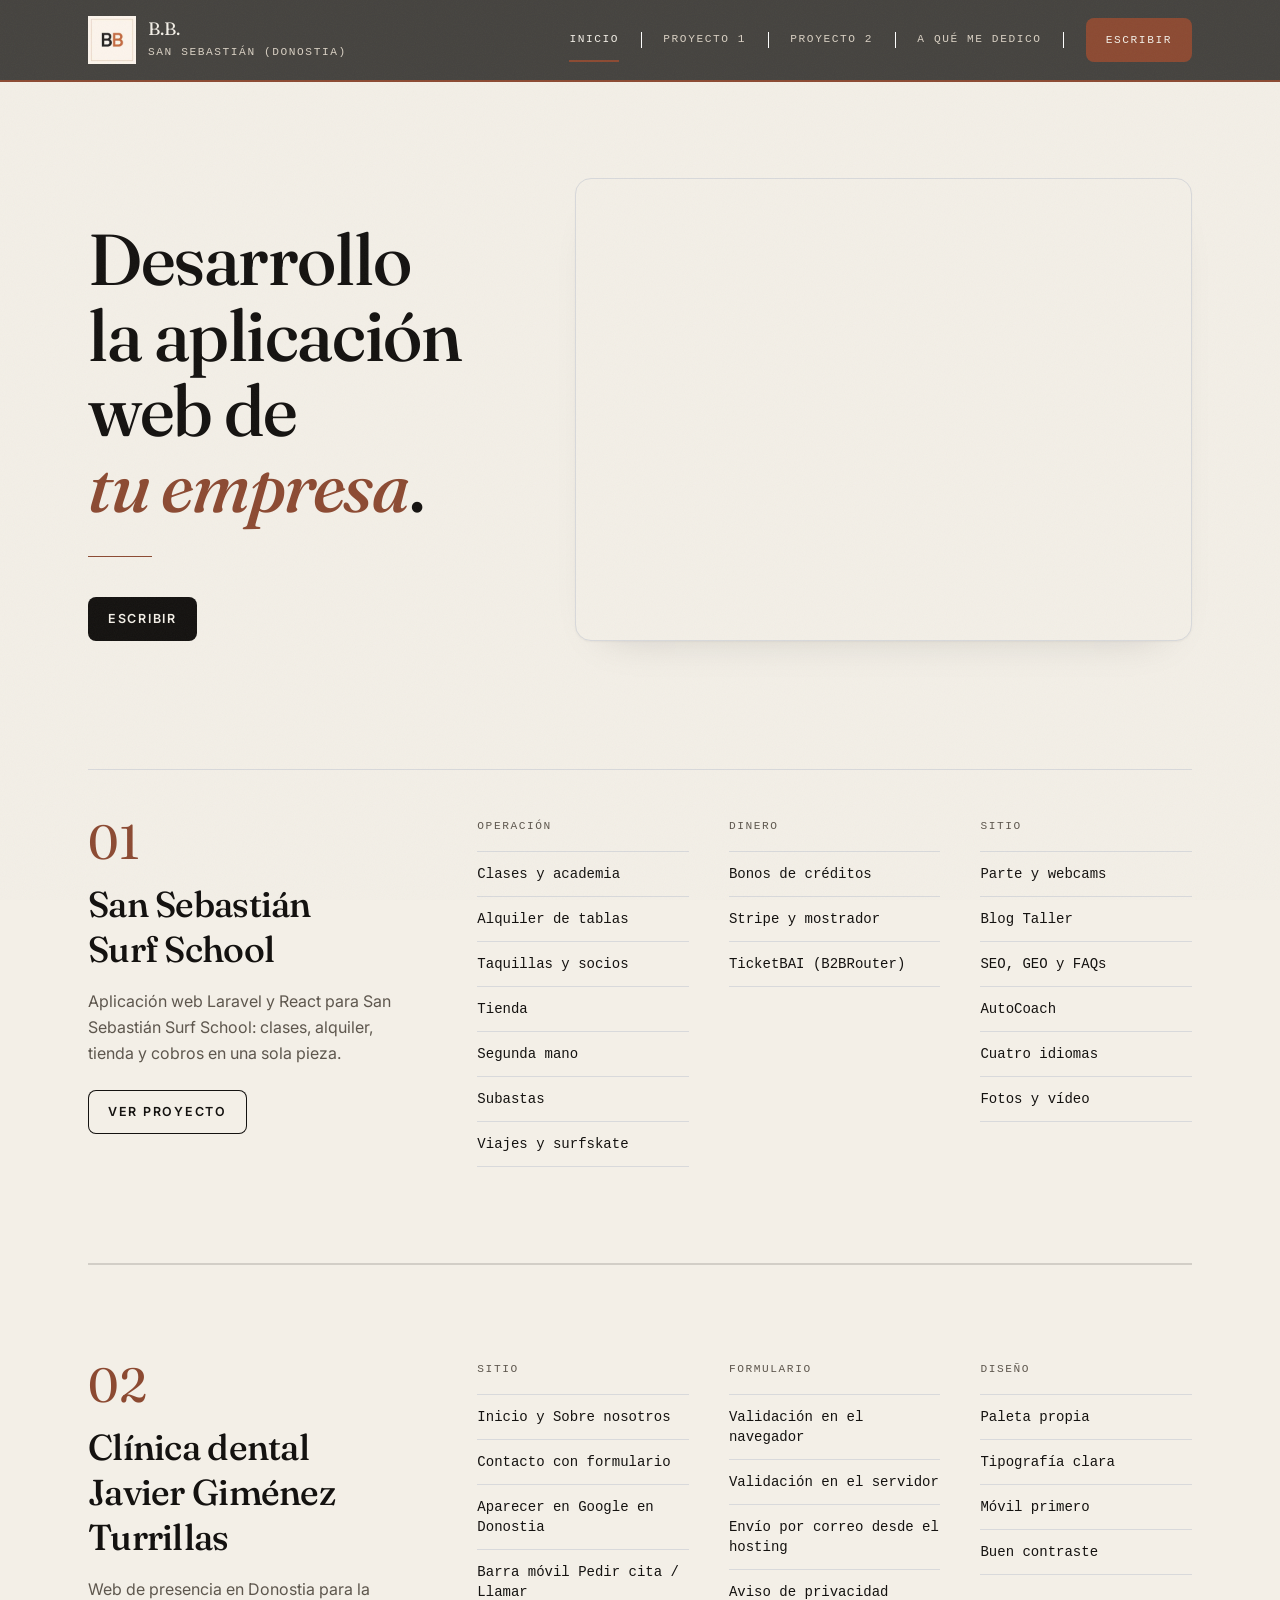
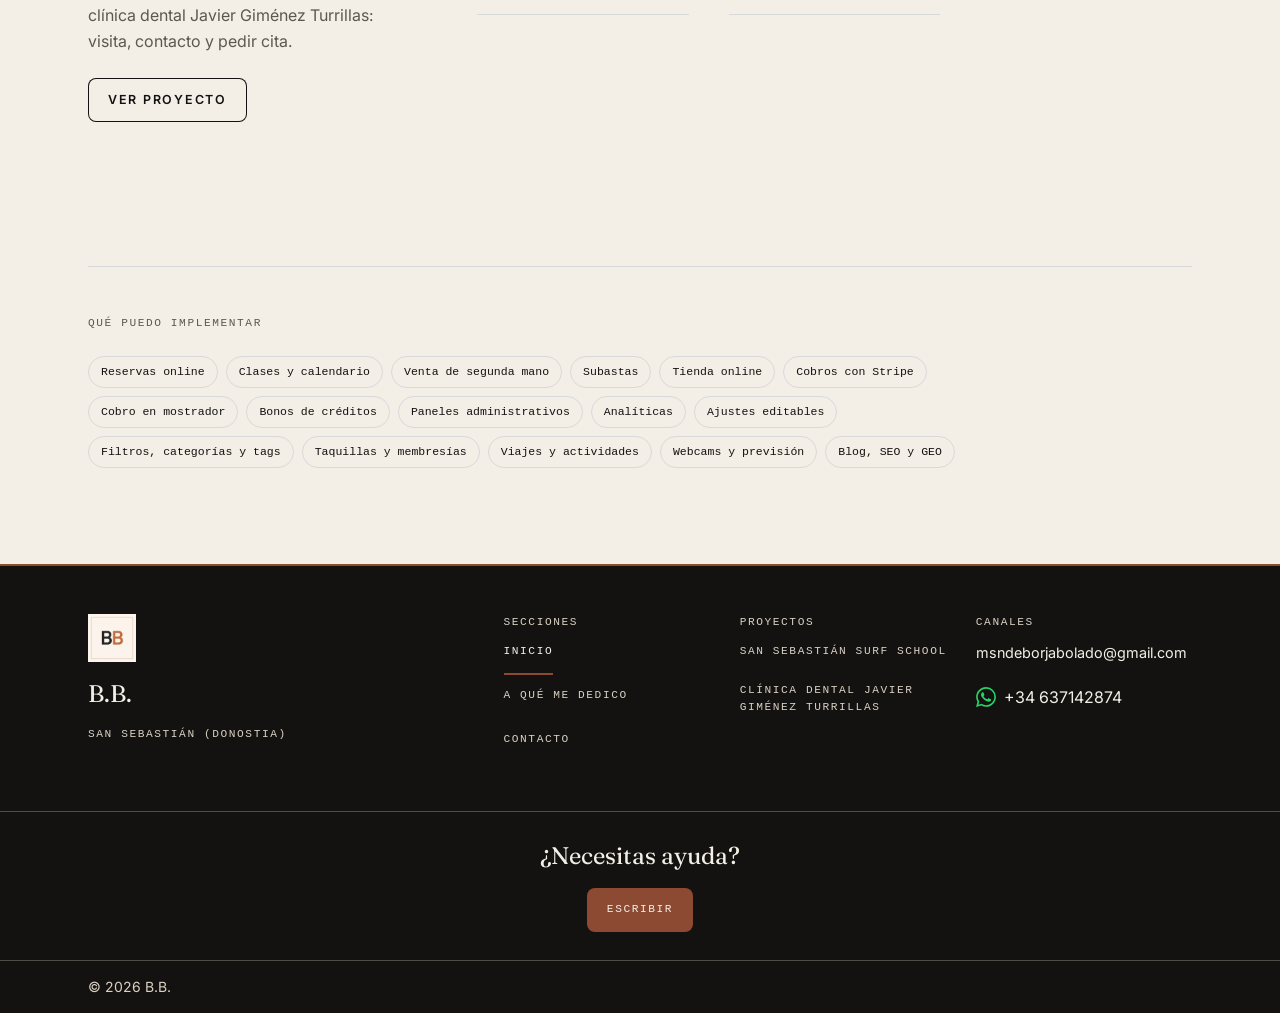
<file: index.html>
<!DOCTYPE html><html lang="es"><head><meta charset="utf-8"><meta name="viewport" content="width=device-width"><meta name="description" content="Desarrollo la aplicación web de tu empresa en San Sebastián. Reservas, pagos, tienda y operativa en una sola pieza. Caso: San Sebastián Surf School."><link rel="preconnect" href="https://fonts.googleapis.com"><link rel="preconnect" href="https://fonts.gstatic.com" crossorigin><link rel="preload" as="style" href="https://fonts.googleapis.com/css2?family=Fraunces:ital,opsz,wght@0,9..144,300..700;1,9..144,300..700&family=Inter:wght@400;500;600;700&display=swap"><link href="https://fonts.googleapis.com/css2?family=Fraunces:ital,opsz,wght@0,9..144,300..700;1,9..144,300..700&family=Inter:wght@400;500;600;700&display=swap" rel="stylesheet" media="print" onload="this.media='all'"><noscript><link href="https://fonts.googleapis.com/css2?family=Fraunces:ital,opsz,wght@0,9..144,300..700;1,9..144,300..700&family=Inter:wght@400;500;600;700&display=swap" rel="stylesheet"></noscript><link rel="icon" type="image/png" href="/imagenes/logo-bb-32.png"><title>B.B. — Desarrollo de aplicaciones web en San Sebastián</title><meta property="og:type" content="website"><meta property="og:site_name" content="B.B."><meta property="og:title" content="B.B. — Desarrollo de aplicaciones web en San Sebastián"><meta property="og:description" content="Desarrollo la aplicación web de tu empresa en San Sebastián. Reservas, pagos, tienda y operativa en una sola pieza. Caso: San Sebastián Surf School."><meta property="og:locale" content="es_ES"><meta property="og:image" content="/imagenes/estudio-mesa.webp"><meta name="twitter:card" content="summary_large_image"><link rel="stylesheet" href="/_astro/Base.BZL2Nv2Z.css"></head><body class="flex min-h-dvh flex-col bg-paper text-ink antialiased"><div class="grain" aria-hidden="true"></div><div id="progreso" class="progress" aria-hidden="true"></div><a href="#contenido" class="sr-only focus:not-sr-only focus:absolute focus:left-4 focus:top-4 focus:z-10 focus:bg-paper focus:px-3 focus:py-2 focus:text-ink">Saltar al contenido</a><header id="cabecera" class="sticky top-0 z-50 border-b-2 border-accent glass-nav text-paper"><div class="mx-auto flex max-w-6xl items-center justify-between gap-x-8 px-6 py-4"><a href="/" class="inline-flex min-h-11 items-center gap-3"><img src="/imagenes/logo-bb.webp" alt="" width="48" height="48" class="h-12 w-12" decoding="async"><span><span class="block font-serif text-lg leading-none">B.B.</span><span class="kicker mt-1.5 block text-sand">San Sebastián (Donostia)</span></span></a><button type="button" id="menu-btn" class="menu-btn" aria-controls="menu-panel" aria-expanded="false" aria-label="Abrir menú"><span class="menu-btn-bars" aria-hidden="true"><span></span><span></span><span></span></span></button><nav id="menu-panel" class="site-nav" aria-label="Secciones"><ul class="nav-list"><li><a href="/" class="nav-link" aria-current="page">Inicio</a></li><li><a href="/proyectos/s4" class="nav-link">Proyecto 1</a></li><li><a href="/proyectos/clinica-dental-javier" class="nav-link">Proyecto 2</a></li><li><a href="/sobre" class="nav-link">A qué me dedico</a></li><li><a href="/contacto" class="btn-copper">Escribir</a></li></ul></nav></div></header><main id="contenido" class="mx-auto w-full max-w-6xl flex-1 px-6 py-16 md:py-24"><script type="application/ld+json">{"@context":"https://schema.org","@type":"ProfilePage","mainEntity":{"@type":"Person","name":"B.B.","jobTitle":"Desarrollador de aplicaciones web","description":"Desarrollo la aplicación web de tu empresa.","workLocation":{"@type":"Place","name":"San Sebastián (Donostia)"},"email":"mailto:msndeborjabolado@gmail.com","telephone":"+34 637142874","knowsLanguage":"es"}}</script><section class="home-hero" aria-label="Presentación"><div class="home-hero-bg" aria-hidden="true"><img class="home-hero-bg-img" src="/imagenes/estudio-mesa.webp" srcset="/imagenes/estudio-mesa-480.webp 480w, /imagenes/estudio-mesa-640.webp 640w, /imagenes/estudio-mesa-800.webp 800w, /imagenes/estudio-mesa.webp 1200w" sizes="100vw" alt="" width="1200" height="900" fetchpriority="high" decoding="async"><div class="home-hero-veil"></div></div><div class="home-hero-copy" data-reveal><h1 class="home-hero-title font-serif font-medium tracking-tight">Desarrollo la aplicación web de <em class="em">tu empresa</em>.</h1><span class="home-hero-rule" aria-hidden="true"></span><p class="home-hero-cta-wrap"><a href="/contacto" class="btn home-hero-cta">Escribir</a></p></div><figure class="home-hero-aside" data-reveal style="--rd:0.16s"><img src="/imagenes/estudio-mesa.webp" srcset="/imagenes/estudio-mesa-480.webp 480w, /imagenes/estudio-mesa-640.webp 640w, /imagenes/estudio-mesa-800.webp 800w, /imagenes/estudio-mesa.webp 1200w" sizes="58vw" alt="Portátil abierto sobre la mesa mostrando un panel de una aplicación web de negocio." width="1200" height="900" class="aspect-[4/3] w-full object-cover" decoding="async" loading="lazy"></figure></section><section class="mt-24 border-t border-line pt-12 md:mt-32" aria-label="Proyectos"><ul data-reveal><li class="pb-16 md:pb-24"><div class="grid gap-10 lg:grid-cols-12 lg:items-start lg:gap-16"><div class="lg:col-span-4"><p class="font-serif text-5xl text-accent">01</p><h3 class="mt-4 font-serif text-4xl font-medium leading-tight tracking-tight"><a href="/proyectos/s4" class="group inline-flex items-baseline gap-3 no-underline hover:text-accent"><span>San Sebastián Surf School</span><span class="inline-block -translate-x-1 text-accent opacity-0 transition-all duration-300 group-hover:translate-x-0 group-hover:opacity-100" aria-hidden="true">→</span></a></h3><p class="mt-4 max-w-md leading-relaxed text-muted">Aplicación web Laravel y React para San Sebastián Surf School: clases, alquiler, tienda y cobros en una sola pieza.</p><p class="mt-6"><a href="/proyectos/s4" class="btn-line">Ver proyecto</a></p></div><div class="grid gap-10 sm:grid-cols-3 lg:col-span-8"><div><p class="kicker text-muted">Operación</p><ul class="mt-4 border-t border-line"><li class="border-b border-line py-3 font-mono text-sm text-ink">Clases y academia</li><li class="border-b border-line py-3 font-mono text-sm text-ink">Alquiler de tablas</li><li class="border-b border-line py-3 font-mono text-sm text-ink">Taquillas y socios</li><li class="border-b border-line py-3 font-mono text-sm text-ink">Tienda</li><li class="border-b border-line py-3 font-mono text-sm text-ink">Segunda mano</li><li class="border-b border-line py-3 font-mono text-sm text-ink">Subastas</li><li class="border-b border-line py-3 font-mono text-sm text-ink">Viajes y surfskate</li></ul></div><div><p class="kicker text-muted">Dinero</p><ul class="mt-4 border-t border-line"><li class="border-b border-line py-3 font-mono text-sm text-ink">Bonos de créditos</li><li class="border-b border-line py-3 font-mono text-sm text-ink">Stripe y mostrador</li><li class="border-b border-line py-3 font-mono text-sm text-ink">TicketBAI (B2BRouter)</li></ul></div><div><p class="kicker text-muted">Sitio</p><ul class="mt-4 border-t border-line"><li class="border-b border-line py-3 font-mono text-sm text-ink">Parte y webcams</li><li class="border-b border-line py-3 font-mono text-sm text-ink">Blog Taller</li><li class="border-b border-line py-3 font-mono text-sm text-ink">SEO, GEO y FAQs</li><li class="border-b border-line py-3 font-mono text-sm text-ink">AutoCoach</li><li class="border-b border-line py-3 font-mono text-sm text-ink">Cuatro idiomas</li><li class="border-b border-line py-3 font-mono text-sm text-ink">Fotos y vídeo</li></ul></div></div></div></li><li class="border-t-2 border-ink/15 py-16 md:py-24"><div class="grid gap-10 lg:grid-cols-12 lg:items-start lg:gap-16"><div class="lg:col-span-4"><p class="font-serif text-5xl text-accent">02</p><h3 class="mt-4 font-serif text-4xl font-medium leading-tight tracking-tight"><a href="/proyectos/clinica-dental-javier" class="group inline-flex items-baseline gap-3 no-underline hover:text-accent"><span>Clínica dental Javier Giménez Turrillas</span><span class="inline-block -translate-x-1 text-accent opacity-0 transition-all duration-300 group-hover:translate-x-0 group-hover:opacity-100" aria-hidden="true">→</span></a></h3><p class="mt-4 max-w-md leading-relaxed text-muted">Web de presencia en Donostia para la clínica dental Javier Giménez Turrillas: visita, contacto y pedir cita.</p><p class="mt-6"><a href="/proyectos/clinica-dental-javier" class="btn-line">Ver proyecto</a></p></div><div class="grid gap-10 sm:grid-cols-3 lg:col-span-8"><div><p class="kicker text-muted">Sitio</p><ul class="mt-4 border-t border-line"><li class="border-b border-line py-3 font-mono text-sm text-ink">Inicio y Sobre nosotros</li><li class="border-b border-line py-3 font-mono text-sm text-ink">Contacto con formulario</li><li class="border-b border-line py-3 font-mono text-sm text-ink">Aparecer en Google en Donostia</li><li class="border-b border-line py-3 font-mono text-sm text-ink">Barra móvil Pedir cita / Llamar</li></ul></div><div><p class="kicker text-muted">Formulario</p><ul class="mt-4 border-t border-line"><li class="border-b border-line py-3 font-mono text-sm text-ink">Validación en el navegador</li><li class="border-b border-line py-3 font-mono text-sm text-ink">Validación en el servidor</li><li class="border-b border-line py-3 font-mono text-sm text-ink">Envío por correo desde el hosting</li><li class="border-b border-line py-3 font-mono text-sm text-ink">Aviso de privacidad</li></ul></div><div><p class="kicker text-muted">Diseño</p><ul class="mt-4 border-t border-line"><li class="border-b border-line py-3 font-mono text-sm text-ink">Paleta propia</li><li class="border-b border-line py-3 font-mono text-sm text-ink">Tipografía clara</li><li class="border-b border-line py-3 font-mono text-sm text-ink">Móvil primero</li><li class="border-b border-line py-3 font-mono text-sm text-ink">Buen contraste</li></ul></div></div></div></li></ul></section><section class="mt-8 border-t border-line pt-12 md:mt-12" aria-labelledby="servicios"><h2 id="servicios" class="kicker text-muted">Qué puedo implementar</h2><ul class="mt-6 flex max-w-4xl flex-wrap gap-2"><li class="chip-wrap"><button type="button" class="chip" aria-describedby="servicio-tip-0" aria-expanded="false" data-chip-tip>Reservas online</button><div class="chip-tip" id="servicio-tip-0" role="tooltip"><p class="chip-tip-title">¿A qué me refiero?</p><p class="chip-tip-body">Que el cliente reserve desde la web: franjas, disponibilidad y confirmación, sin depender del teléfono.</p></div></li><li class="chip-wrap"><button type="button" class="chip" aria-describedby="servicio-tip-1" aria-expanded="false" data-chip-tip>Clases y calendario</button><div class="chip-tip" id="servicio-tip-1" role="tooltip"><p class="chip-tip-title">¿A qué me refiero?</p><p class="chip-tip-body">Horarios, plazas y tipos de alumno (guest, socio, VIP) en un calendario que el gestor puede operar.</p></div></li><li class="chip-wrap"><button type="button" class="chip" aria-describedby="servicio-tip-2" aria-expanded="false" data-chip-tip>Venta de segunda mano</button><div class="chip-tip" id="servicio-tip-2" role="tooltip"><p class="chip-tip-title">¿A qué me refiero?</p><p class="chip-tip-body">Catálogo de material usado con estados (disponible, reservada, vendida) y gestión desde el panel.</p></div></li><li class="chip-wrap"><button type="button" class="chip" aria-describedby="servicio-tip-3" aria-expanded="false" data-chip-tip>Subastas</button><div class="chip-tip" id="servicio-tip-3" role="tooltip"><p class="chip-tip-title">¿A qué me refiero?</p><p class="chip-tip-body">Lotes con pujas, cierre, adjudicación y cobro al ganador — online o en metálico.</p></div></li><li class="chip-wrap"><button type="button" class="chip" aria-describedby="servicio-tip-4" aria-expanded="false" data-chip-tip>Tienda online</button><div class="chip-tip" id="servicio-tip-4" role="tooltip"><p class="chip-tip-title">¿A qué me refiero?</p><p class="chip-tip-body">Catálogo, ficha, carrito y pedido: el cliente compra y tú marcas la entrega.</p></div></li><li class="chip-wrap"><button type="button" class="chip" aria-describedby="servicio-tip-5" aria-expanded="false" data-chip-tip>Cobros con Stripe</button><div class="chip-tip" id="servicio-tip-5" role="tooltip"><p class="chip-tip-title">¿A qué me refiero?</p><p class="chip-tip-body">Pago con tarjeta en la web, webhooks y recibo. El dinero entra sin cuadrar a mano.</p></div></li><li class="chip-wrap"><button type="button" class="chip" aria-describedby="servicio-tip-6" aria-expanded="false" data-chip-tip>Cobro en mostrador</button><div class="chip-tip" id="servicio-tip-6" role="tooltip"><p class="chip-tip-title">¿A qué me refiero?</p><p class="chip-tip-body">Datáfono o efectivo en el local, con ticket y enlace a la operativa del día.</p></div></li><li class="chip-wrap"><button type="button" class="chip" aria-describedby="servicio-tip-7" aria-expanded="false" data-chip-tip>Bonos de créditos</button><div class="chip-tip" id="servicio-tip-7" role="tooltip"><p class="chip-tip-title">¿A qué me refiero?</p><p class="chip-tip-body">Packs de créditos para clases u otros servicios, con saldo y cortesías desde admin.</p></div></li><li class="chip-wrap"><button type="button" class="chip" aria-describedby="servicio-tip-8" aria-expanded="false" data-chip-tip>Paneles administrativos</button><div class="chip-tip" id="servicio-tip-8" role="tooltip"><p class="chip-tip-title">¿A qué me refiero?</p><p class="chip-tip-body">La trastienda: usuarios, pedidos, equipo, tareas del día y el resto de la operativa.</p></div></li><li class="chip-wrap"><button type="button" class="chip" aria-describedby="servicio-tip-9" aria-expanded="false" data-chip-tip>Analíticas</button><div class="chip-tip" id="servicio-tip-9" role="tooltip"><p class="chip-tip-title">¿A qué me refiero?</p><p class="chip-tip-body">Informes de ingresos, KPIs y deuda: ver qué rinde sin exportar a Excel a ciegas.</p></div></li><li class="chip-wrap"><button type="button" class="chip" aria-describedby="servicio-tip-10" aria-expanded="false" data-chip-tip>Ajustes editables</button><div class="chip-tip" id="servicio-tip-10" role="tooltip"><p class="chip-tip-title">¿A qué me refiero?</p><p class="chip-tip-body">Logo, slogan, teléfonos, redes, personal activo/inactivo y otros datos de la empresa, cambiables desde un panel sin tocar código.</p></div></li><li class="chip-wrap"><button type="button" class="chip" aria-describedby="servicio-tip-11" aria-expanded="false" data-chip-tip>Filtros, categorías y tags</button><div class="chip-tip" id="servicio-tip-11" role="tooltip"><p class="chip-tip-title">¿A qué me refiero?</p><p class="chip-tip-body">Que organices el catálogo o el contenido a tu manera: crear, editar y cruzar filtros, categorías y etiquetas desde el panel.</p></div></li><li class="chip-wrap"><button type="button" class="chip" aria-describedby="servicio-tip-12" aria-expanded="false" data-chip-tip>Taquillas y membresías</button><div class="chip-tip" id="servicio-tip-12" role="tooltip"><p class="chip-tip-title">¿A qué me refiero?</p><p class="chip-tip-body">Planes, cuotas, ocupación, alta/baja y membresía VIP (con taquilla virtual si hace falta).</p></div></li><li class="chip-wrap"><button type="button" class="chip" aria-describedby="servicio-tip-13" aria-expanded="false" data-chip-tip>Viajes y actividades</button><div class="chip-tip" id="servicio-tip-13" role="tooltip"><p class="chip-tip-title">¿A qué me refiero?</p><p class="chip-tip-body">Inscripción a trips u otras actividades, con confirmación de asistencia o reembolso.</p></div></li><li class="chip-wrap"><button type="button" class="chip" aria-describedby="servicio-tip-14" aria-expanded="false" data-chip-tip>Webcams y previsión</button><div class="chip-tip" id="servicio-tip-14" role="tooltip"><p class="chip-tip-title">¿A qué me refiero?</p><p class="chip-tip-body">Cámaras de la playa, parte del día y previsión: el cliente decide si sale al agua.</p></div></li><li class="chip-wrap"><button type="button" class="chip" aria-describedby="servicio-tip-15" aria-expanded="false" data-chip-tip>Blog, SEO y GEO</button><div class="chip-tip" id="servicio-tip-15" role="tooltip"><p class="chip-tip-title">¿A qué me refiero?</p><p class="chip-tip-body">Contenidos y fichas locales (títulos, Schema, FAQs) para que te encuentren en tu zona.</p></div></li></ul></section><script type="module">var e=document.querySelectorAll(`.chip-wrap`);e.forEach(t=>{let n=t.querySelector(`[data-chip-tip]`);n instanceof HTMLButtonElement&&n.addEventListener(`click`,r=>{r.stopPropagation();let i=t.classList.toggle(`is-open`);n.setAttribute(`aria-expanded`,i?`true`:`false`),e.forEach(e=>{if(e===t)return;e.classList.remove(`is-open`);let n=e.querySelector(`[data-chip-tip]`);n instanceof HTMLButtonElement&&n.setAttribute(`aria-expanded`,`false`)})})}),document.addEventListener(`click`,()=>{e.forEach(e=>{e.classList.remove(`is-open`);let t=e.querySelector(`[data-chip-tip]`);t instanceof HTMLButtonElement&&t.setAttribute(`aria-expanded`,`false`)})});</script></main><footer class="site-footer border-t-2 border-accent bg-ink text-paper"><div class="footer-grid mx-auto max-w-6xl px-6 py-10 md:py-12"><div class="footer-brand"><img src="/imagenes/logo-bb.webp" alt="" width="48" height="48" class="h-12 w-12" decoding="async" loading="lazy"><p class="mt-4 font-serif text-2xl">B.B.</p><p class="kicker mt-4 text-sand">San Sebastián (Donostia)</p></div><div class="footer-cols"><div><p class="kicker text-sand">Secciones</p><ul class="footer-list mt-3"><li><a class="nav-link" href="/" aria-current="page">Inicio</a></li><li><a class="nav-link" href="/sobre">A qué me dedico</a></li><li><a class="nav-link" href="/contacto">Contacto</a></li></ul></div><div><p class="kicker text-sand">Proyectos</p><ul class="footer-list mt-3"><li><a class="nav-link" href="/proyectos/s4">San Sebastián Surf School</a></li><li><a class="nav-link" href="/proyectos/clinica-dental-javier">Clínica dental Javier Giménez Turrillas</a></li></ul></div><div class="footer-canales"><p class="kicker text-sand">Canales</p><ul class="footer-list mt-3"><li><a class="chrome-link footer-mail" href="mailto:msndeborjabolado@gmail.com">msndeborjabolado@gmail.com</a></li><li><a class="chrome-link gap-2" href="https://wa.me/34637142874" aria-label="WhatsApp +34 637142874"><svg viewBox="0 0 24 24" fill="currentColor" class="wa-mark h-5 w-5 shrink-0" aria-hidden="true"><path d="M17.472 14.382c-.297-.149-1.758-.867-2.03-.967-.273-.099-.471-.148-.67.15-.197.297-.767.966-.94 1.164-.173.199-.347.223-.644.075-.297-.15-1.255-.463-2.39-1.475-.883-.788-1.48-1.761-1.653-2.059-.173-.297-.018-.458.13-.606.134-.133.297-.347.446-.52.149-.174.198-.298.297-.497.1-.198.05-.371-.025-.52-.075-.149-.669-1.612-.916-2.207-.242-.579-.487-.5-.669-.51-.173-.008-.371-.01-.57-.01-.198 0-.52.074-.792.372-.272.297-1.04 1.016-1.04 2.479 0 1.462 1.065 2.875 1.213 3.074.149.198 2.096 3.2 5.077 4.487.709.306 1.262.489 1.694.625.712.227 1.36.195 1.871.118.571-.085 1.758-.719 2.006-1.413.248-.694.248-1.289.173-1.413-.074-.124-.272-.198-.57-.347m-5.421 7.403h-.004a9.87 9.87 0 01-5.031-1.378l-.361-.214-3.741.982.998-3.648-.235-.374a9.86 9.86 0 01-1.51-5.26c.001-5.45 4.436-9.884 9.888-9.884 2.64 0 5.122 1.03 6.988 2.898a9.825 9.825 0 012.893 6.994c-.003 5.45-4.437 9.884-9.885 9.884m8.413-18.297A11.815 11.815 0 0012.05 0C5.495 0 .16 5.335.157 11.892c0 2.096.547 4.142 1.588 5.945L.057 24l6.305-1.654a11.882 11.882 0 005.683 1.448h.005c6.554 0 11.89-5.335 11.893-11.893a11.821 11.821 0 00-3.48-8.413z"></path></svg><span>+34 637142874</span></a></li></ul></div></div></div><div class="border-t border-sand/30"><div class="footer-cta mx-auto flex max-w-6xl flex-col items-center gap-4 px-6 py-7 text-center"><p class="font-serif text-xl sm:text-2xl">¿Necesitas ayuda?</p><a href="/contacto" class="btn-copper">Escribir</a></div></div><div class="border-t border-sand/30"><p class="mx-auto max-w-6xl px-6 py-4 text-center text-sm text-sand sm:text-left">© 2026 B.B.</p></div></footer><script>
      // Sombra de la cabecera al hacer scroll
      const cabecera = document.getElementById('cabecera');
      const onScroll = () => {
        if (cabecera) cabecera.classList.toggle('scrolled', window.scrollY > 6);
      };
      onScroll();
      addEventListener('scroll', onScroll, { passive: true });

      // Barra de progreso de lectura
      const progreso = document.getElementById('progreso');
      if (progreso) {
        const pintar = () => {
          const doc = document.documentElement;
          const max = doc.scrollHeight - doc.clientHeight;
          const ratio = max > 0 ? doc.scrollTop / max : 0;
          progreso.style.transform = `scaleX(${ratio})`;
        };
        pintar();
        addEventListener('scroll', pintar, { passive: true });
        addEventListener('resize', pintar, { passive: true });
      }

      // Menú móvil (tres rayas)
      const menuBtn = document.getElementById('menu-btn');
      const menuPanel = document.getElementById('menu-panel');
      if (menuBtn && menuPanel && cabecera) {
        const cerrar = () => {
          cabecera.classList.remove('menu-open');
          menuBtn.setAttribute('aria-expanded', 'false');
          menuBtn.setAttribute('aria-label', 'Abrir menú');
        };
        const abrir = () => {
          cabecera.classList.add('menu-open');
          menuBtn.setAttribute('aria-expanded', 'true');
          menuBtn.setAttribute('aria-label', 'Cerrar menú');
        };
        menuBtn.addEventListener('click', () => {
          if (cabecera.classList.contains('menu-open')) cerrar();
          else abrir();
        });
        menuPanel.querySelectorAll('a').forEach((a) => a.addEventListener('click', cerrar));
        addEventListener('keydown', (e) => {
          if (e.key === 'Escape') cerrar();
        });
        addEventListener(
          'resize',
          () => {
            if (window.matchMedia('(min-width: 901px)').matches) cerrar();
          },
          { passive: true },
        );
      }
    </script></body></html>
</file>
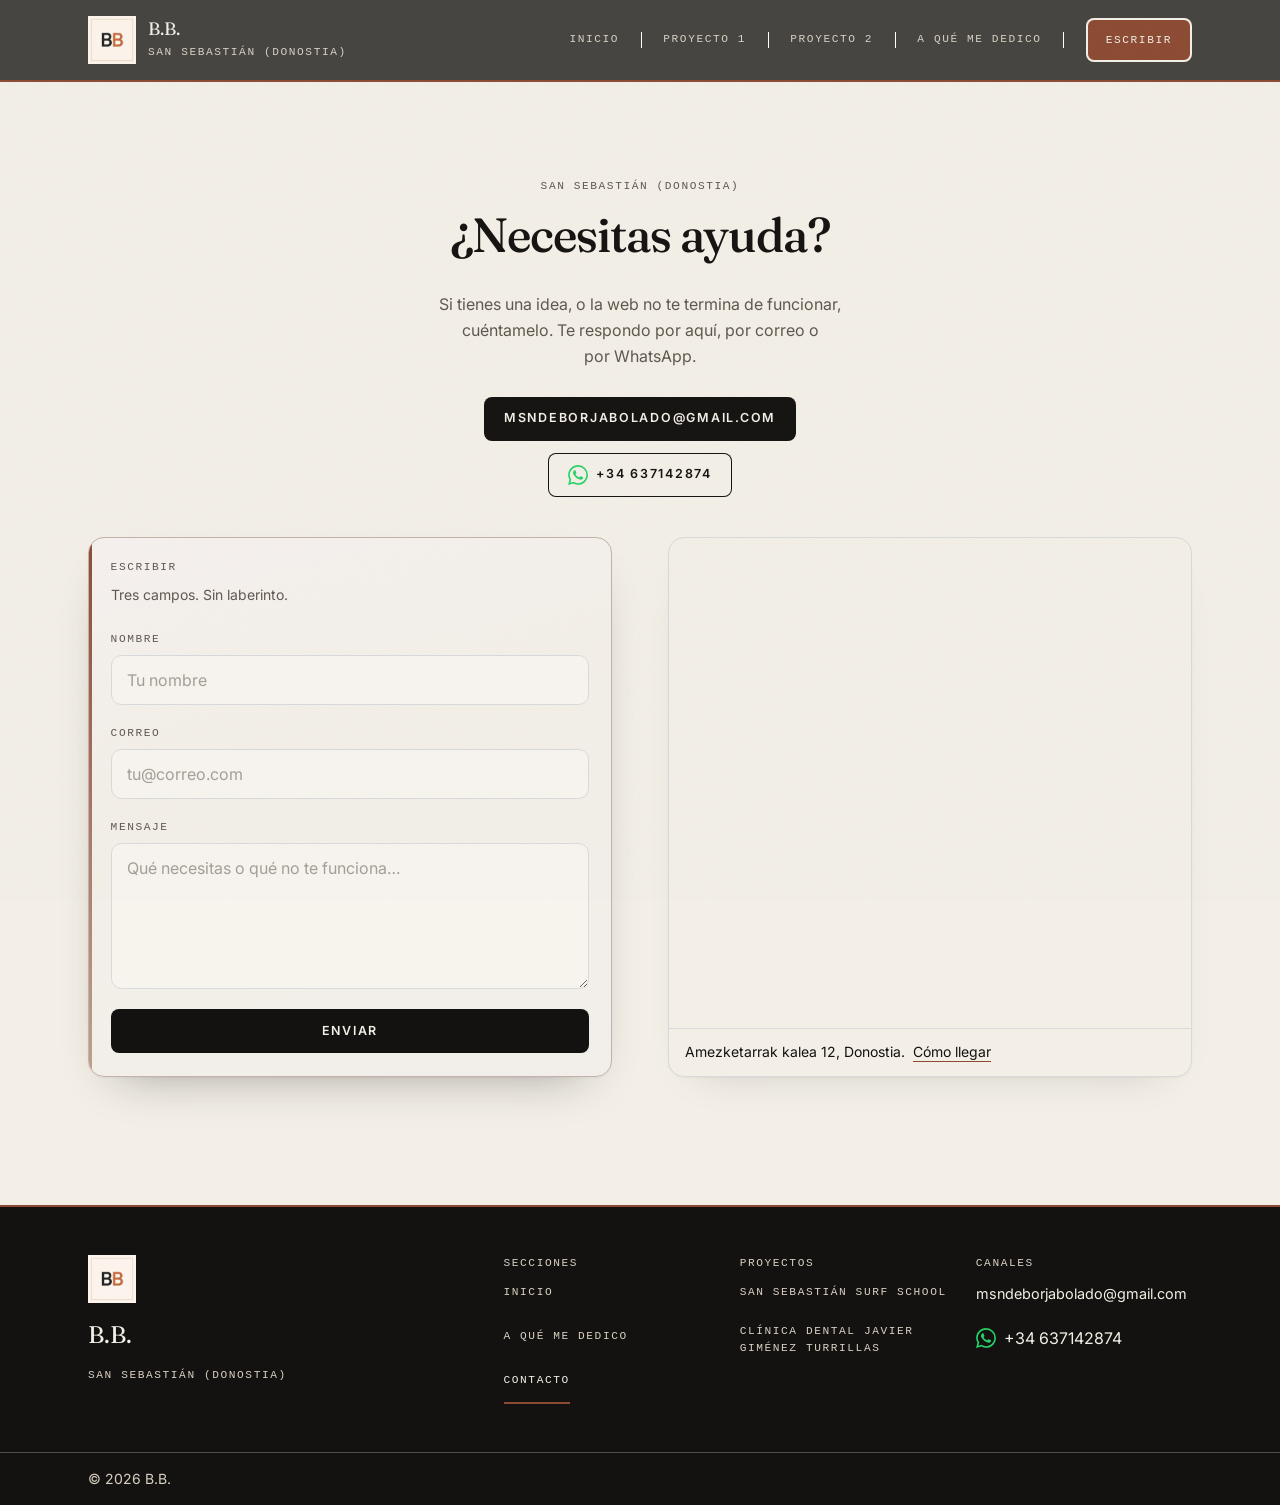
<file: contacto/index.html>
<!DOCTYPE html><html lang="es"><head><meta charset="utf-8"><meta name="viewport" content="width=device-width"><meta name="description" content="Escríbeme si tienes una idea o la web no te funciona. Amezketarrak kalea 12, Donostia. Email o WhatsApp."><link rel="preconnect" href="https://fonts.googleapis.com"><link rel="preconnect" href="https://fonts.gstatic.com" crossorigin><link rel="preload" as="style" href="https://fonts.googleapis.com/css2?family=Fraunces:ital,opsz,wght@0,9..144,300..700;1,9..144,300..700&family=Inter:wght@400;500;600;700&display=swap"><link href="https://fonts.googleapis.com/css2?family=Fraunces:ital,opsz,wght@0,9..144,300..700;1,9..144,300..700&family=Inter:wght@400;500;600;700&display=swap" rel="stylesheet" media="print" onload="this.media='all'"><noscript><link href="https://fonts.googleapis.com/css2?family=Fraunces:ital,opsz,wght@0,9..144,300..700;1,9..144,300..700&family=Inter:wght@400;500;600;700&display=swap" rel="stylesheet"></noscript><link rel="icon" type="image/png" href="/imagenes/logo-bb-32.png"><title>¿Necesitas ayuda? — B.B. · San Sebastián</title><meta property="og:type" content="website"><meta property="og:site_name" content="B.B."><meta property="og:title" content="¿Necesitas ayuda? — B.B. · San Sebastián"><meta property="og:description" content="Escríbeme si tienes una idea o la web no te funciona. Amezketarrak kalea 12, Donostia. Email o WhatsApp."><meta property="og:locale" content="es_ES"><meta property="og:image" content="/imagenes/estudio-mesa.webp"><meta name="twitter:card" content="summary_large_image"><link rel="stylesheet" href="/_astro/Base.BZL2Nv2Z.css"></head><body class="flex min-h-dvh flex-col bg-paper text-ink antialiased"><div class="grain" aria-hidden="true"></div><div id="progreso" class="progress" aria-hidden="true"></div><a href="#contenido" class="sr-only focus:not-sr-only focus:absolute focus:left-4 focus:top-4 focus:z-10 focus:bg-paper focus:px-3 focus:py-2 focus:text-ink">Saltar al contenido</a><header id="cabecera" class="sticky top-0 z-50 border-b-2 border-accent glass-nav text-paper"><div class="mx-auto flex max-w-6xl items-center justify-between gap-x-8 px-6 py-4"><a href="/" class="inline-flex min-h-11 items-center gap-3"><img src="/imagenes/logo-bb.webp" alt="" width="48" height="48" class="h-12 w-12" decoding="async"><span><span class="block font-serif text-lg leading-none">B.B.</span><span class="kicker mt-1.5 block text-sand">San Sebastián (Donostia)</span></span></a><button type="button" id="menu-btn" class="menu-btn" aria-controls="menu-panel" aria-expanded="false" aria-label="Abrir menú"><span class="menu-btn-bars" aria-hidden="true"><span></span><span></span><span></span></span></button><nav id="menu-panel" class="site-nav" aria-label="Secciones"><ul class="nav-list"><li><a href="/" class="nav-link">Inicio</a></li><li><a href="/proyectos/s4" class="nav-link">Proyecto 1</a></li><li><a href="/proyectos/clinica-dental-javier" class="nav-link">Proyecto 2</a></li><li><a href="/sobre" class="nav-link">A qué me dedico</a></li><li><a href="/contacto" class="btn-copper" aria-current="page">Escribir</a></li></ul></nav></div></header><main id="contenido" class="mx-auto w-full max-w-6xl flex-1 px-6 py-16 md:py-24"><script type="application/ld+json">{"@context":"https://schema.org","@type":"ContactPage","mainEntity":{"@type":"Person","name":"B.B.","email":"mailto:msndeborjabolado@gmail.com","telephone":"+34 637142874","address":{"@type":"PostalAddress","streetAddress":"Amezketarrak kalea 12","addressLocality":"Donostia","postalCode":"20010","addressCountry":"ES"}}}</script><div class="contact-page" data-reveal><header class="contact-head"><p class="kicker text-muted">San Sebastián (Donostia)</p><h1 class="mt-4 font-serif text-5xl font-medium tracking-tight">¿Necesitas ayuda?</h1><p class="contact-head-intro mt-8 leading-relaxed text-muted">Si tienes una idea, o la web no te termina de funcionar, cuéntamelo. Te respondo por aquí, por correo o por WhatsApp.</p><ul class="contact-channels"><li><a href="mailto:msndeborjabolado@gmail.com" class="btn">msndeborjabolado@gmail.com</a></li><li><a href="https://wa.me/34637142874" class="btn-line gap-2" aria-label="WhatsApp +34 637142874"><svg viewBox="0 0 24 24" fill="currentColor" class="wa-mark h-5 w-5 shrink-0" aria-hidden="true"><path d="M17.472 14.382c-.297-.149-1.758-.867-2.03-.967-.273-.099-.471-.148-.67.15-.197.297-.767.966-.94 1.164-.173.199-.347.223-.644.075-.297-.15-1.255-.463-2.39-1.475-.883-.788-1.48-1.761-1.653-2.059-.173-.297-.018-.458.13-.606.134-.133.297-.347.446-.52.149-.174.198-.298.297-.497.1-.198.05-.371-.025-.52-.075-.149-.669-1.612-.916-2.207-.242-.579-.487-.5-.669-.51-.173-.008-.371-.01-.57-.01-.198 0-.52.074-.792.372-.272.297-1.04 1.016-1.04 2.479 0 1.462 1.065 2.875 1.213 3.074.149.198 2.096 3.2 5.077 4.487.709.306 1.262.489 1.694.625.712.227 1.36.195 1.871.118.571-.085 1.758-.719 2.006-1.413.248-.694.248-1.289.173-1.413-.074-.124-.272-.198-.57-.347m-5.421 7.403h-.004a9.87 9.87 0 01-5.031-1.378l-.361-.214-3.741.982.998-3.648-.235-.374a9.86 9.86 0 01-1.51-5.26c.001-5.45 4.436-9.884 9.888-9.884 2.64 0 5.122 1.03 6.988 2.898a9.825 9.825 0 012.893 6.994c-.003 5.45-4.437 9.884-9.885 9.884m8.413-18.297A11.815 11.815 0 0012.05 0C5.495 0 .16 5.335.157 11.892c0 2.096.547 4.142 1.588 5.945L.057 24l6.305-1.654a11.882 11.882 0 005.683 1.448h.005c6.554 0 11.89-5.335 11.893-11.893a11.821 11.821 0 00-3.48-8.413z"></path></svg><span>+34 637142874</span></a></li></ul></header><div class="contact-split mt-10"><div class="contact-panel"><p class="kicker text-muted">Escribir</p><p class="contact-panel-lead mt-2 text-sm leading-relaxed text-muted">Tres campos. Sin laberinto.</p><form id="contacto-form" class="contact-form mt-6 grid gap-5" data-destino="msndeborjabolado@gmail.com" data-enviado="Mensaje enviado. Te respondo a ese correo." data-error="No se ha podido enviar. Usa el correo o WhatsApp." data-pendiente="El formulario todavía no está confirmado. Escríbeme al correo o por WhatsApp." novalidate><label class="field"><span>Nombre</span><input name="nombre" type="text" required autocomplete="name" placeholder="Tu nombre"></label><label class="field"><span>Correo</span><input name="email" type="email" required autocomplete="email" placeholder="tu@correo.com"></label><label class="field"><span>Mensaje</span><textarea name="mensaje" required rows="5" placeholder="Qué necesitas o qué no te funciona…"></textarea></label><label class="hp" aria-hidden="true">No rellenar<input name="_honey" type="text" tabindex="-1" autocomplete="off"></label><button class="btn contact-submit" type="submit">Enviar</button><p id="contacto-estado" class="contact-status leading-relaxed" role="status" hidden></p></form></div><figure class="contact-map"><iframe title="Mapa de Amezketarrak kalea 12, Donostia" src="https://www.openstreetmap.org/export/embed.html?bbox=-1.9849%2C43.3020%2C-1.9780%2C43.3059&amp;layer=mapnik&amp;marker=43.3039609%2C-1.9814394" loading="lazy" referrerpolicy="no-referrer-when-downgrade"></iframe><figcaption class="border-t border-line px-4 py-3 text-sm leading-relaxed">Amezketarrak kalea 12, Donostia.<a class="ml-2 underline decoration-accent underline-offset-4" href="https://www.google.com/maps/search/?api=1&amp;query=Amezketarrak%20kalea%2012%2C%20Donostia" target="_blank" rel="noopener noreferrer">Cómo llegar</a></figcaption></figure></div></div></main><footer class="site-footer border-t-2 border-accent bg-ink text-paper"><div class="footer-grid mx-auto max-w-6xl px-6 py-10 md:py-12"><div class="footer-brand"><img src="/imagenes/logo-bb.webp" alt="" width="48" height="48" class="h-12 w-12" decoding="async" loading="lazy"><p class="mt-4 font-serif text-2xl">B.B.</p><p class="kicker mt-4 text-sand">San Sebastián (Donostia)</p></div><div class="footer-cols"><div><p class="kicker text-sand">Secciones</p><ul class="footer-list mt-3"><li><a class="nav-link" href="/">Inicio</a></li><li><a class="nav-link" href="/sobre">A qué me dedico</a></li><li><a class="nav-link" href="/contacto" aria-current="page">Contacto</a></li></ul></div><div><p class="kicker text-sand">Proyectos</p><ul class="footer-list mt-3"><li><a class="nav-link" href="/proyectos/s4">San Sebastián Surf School</a></li><li><a class="nav-link" href="/proyectos/clinica-dental-javier">Clínica dental Javier Giménez Turrillas</a></li></ul></div><div class="footer-canales"><p class="kicker text-sand">Canales</p><ul class="footer-list mt-3"><li><a class="chrome-link footer-mail" href="mailto:msndeborjabolado@gmail.com">msndeborjabolado@gmail.com</a></li><li><a class="chrome-link gap-2" href="https://wa.me/34637142874" aria-label="WhatsApp +34 637142874"><svg viewBox="0 0 24 24" fill="currentColor" class="wa-mark h-5 w-5 shrink-0" aria-hidden="true"><path d="M17.472 14.382c-.297-.149-1.758-.867-2.03-.967-.273-.099-.471-.148-.67.15-.197.297-.767.966-.94 1.164-.173.199-.347.223-.644.075-.297-.15-1.255-.463-2.39-1.475-.883-.788-1.48-1.761-1.653-2.059-.173-.297-.018-.458.13-.606.134-.133.297-.347.446-.52.149-.174.198-.298.297-.497.1-.198.05-.371-.025-.52-.075-.149-.669-1.612-.916-2.207-.242-.579-.487-.5-.669-.51-.173-.008-.371-.01-.57-.01-.198 0-.52.074-.792.372-.272.297-1.04 1.016-1.04 2.479 0 1.462 1.065 2.875 1.213 3.074.149.198 2.096 3.2 5.077 4.487.709.306 1.262.489 1.694.625.712.227 1.36.195 1.871.118.571-.085 1.758-.719 2.006-1.413.248-.694.248-1.289.173-1.413-.074-.124-.272-.198-.57-.347m-5.421 7.403h-.004a9.87 9.87 0 01-5.031-1.378l-.361-.214-3.741.982.998-3.648-.235-.374a9.86 9.86 0 01-1.51-5.26c.001-5.45 4.436-9.884 9.888-9.884 2.64 0 5.122 1.03 6.988 2.898a9.825 9.825 0 012.893 6.994c-.003 5.45-4.437 9.884-9.885 9.884m8.413-18.297A11.815 11.815 0 0012.05 0C5.495 0 .16 5.335.157 11.892c0 2.096.547 4.142 1.588 5.945L.057 24l6.305-1.654a11.882 11.882 0 005.683 1.448h.005c6.554 0 11.89-5.335 11.893-11.893a11.821 11.821 0 00-3.48-8.413z"></path></svg><span>+34 637142874</span></a></li></ul></div></div></div><div class="border-t border-sand/30"><p class="mx-auto max-w-6xl px-6 py-4 text-center text-sm text-sand sm:text-left">© 2026 B.B.</p></div></footer><script>
      // Sombra de la cabecera al hacer scroll
      const cabecera = document.getElementById('cabecera');
      const onScroll = () => {
        if (cabecera) cabecera.classList.toggle('scrolled', window.scrollY > 6);
      };
      onScroll();
      addEventListener('scroll', onScroll, { passive: true });

      // Barra de progreso de lectura
      const progreso = document.getElementById('progreso');
      if (progreso) {
        const pintar = () => {
          const doc = document.documentElement;
          const max = doc.scrollHeight - doc.clientHeight;
          const ratio = max > 0 ? doc.scrollTop / max : 0;
          progreso.style.transform = `scaleX(${ratio})`;
        };
        pintar();
        addEventListener('scroll', pintar, { passive: true });
        addEventListener('resize', pintar, { passive: true });
      }

      // Menú móvil (tres rayas)
      const menuBtn = document.getElementById('menu-btn');
      const menuPanel = document.getElementById('menu-panel');
      if (menuBtn && menuPanel && cabecera) {
        const cerrar = () => {
          cabecera.classList.remove('menu-open');
          menuBtn.setAttribute('aria-expanded', 'false');
          menuBtn.setAttribute('aria-label', 'Abrir menú');
        };
        const abrir = () => {
          cabecera.classList.add('menu-open');
          menuBtn.setAttribute('aria-expanded', 'true');
          menuBtn.setAttribute('aria-label', 'Cerrar menú');
        };
        menuBtn.addEventListener('click', () => {
          if (cabecera.classList.contains('menu-open')) cerrar();
          else abrir();
        });
        menuPanel.querySelectorAll('a').forEach((a) => a.addEventListener('click', cerrar));
        addEventListener('keydown', (e) => {
          if (e.key === 'Escape') cerrar();
        });
        addEventListener(
          'resize',
          () => {
            if (window.matchMedia('(min-width: 901px)').matches) cerrar();
          },
          { passive: true },
        );
      }
    </script></body></html><script type="module">var e=document.getElementById(`contacto-form`),t=document.getElementById(`contacto-estado`),n=e?.dataset.enviado||``,r=e?.dataset.error||``,i=e?.dataset.pendiente||r;e?.addEventListener(`submit`,async a=>{if(a.preventDefault(),!(e instanceof HTMLFormElement)||!t)return;if(!e.checkValidity()){e.reportValidity();return}let o=new FormData(e);if(String(o.get(`_honey`)||``).trim())return;let s=e.querySelector(`button`);s instanceof HTMLButtonElement&&(s.disabled=!0),t.hidden=!0;try{let a=e.dataset.destino||``,s=await fetch(`https://formsubmit.co/ajax/${encodeURIComponent(a)}`,{method:`POST`,headers:{"Content-Type":`application/json`,Accept:`application/json`},body:JSON.stringify({nombre:o.get(`nombre`),email:o.get(`email`),mensaje:o.get(`mensaje`),_subject:`Mensaje desde la web de B.B.`,_template:`table`})}),c=await s.json(),l=String(c.message||``);!s.ok||c.success===`false`?t.textContent=/activation/i.test(l)?i:r:(e.reset(),t.textContent=n)}catch{t.textContent=r}finally{t.hidden=!1,s instanceof HTMLButtonElement&&(s.disabled=!1)}});</script>
</file>
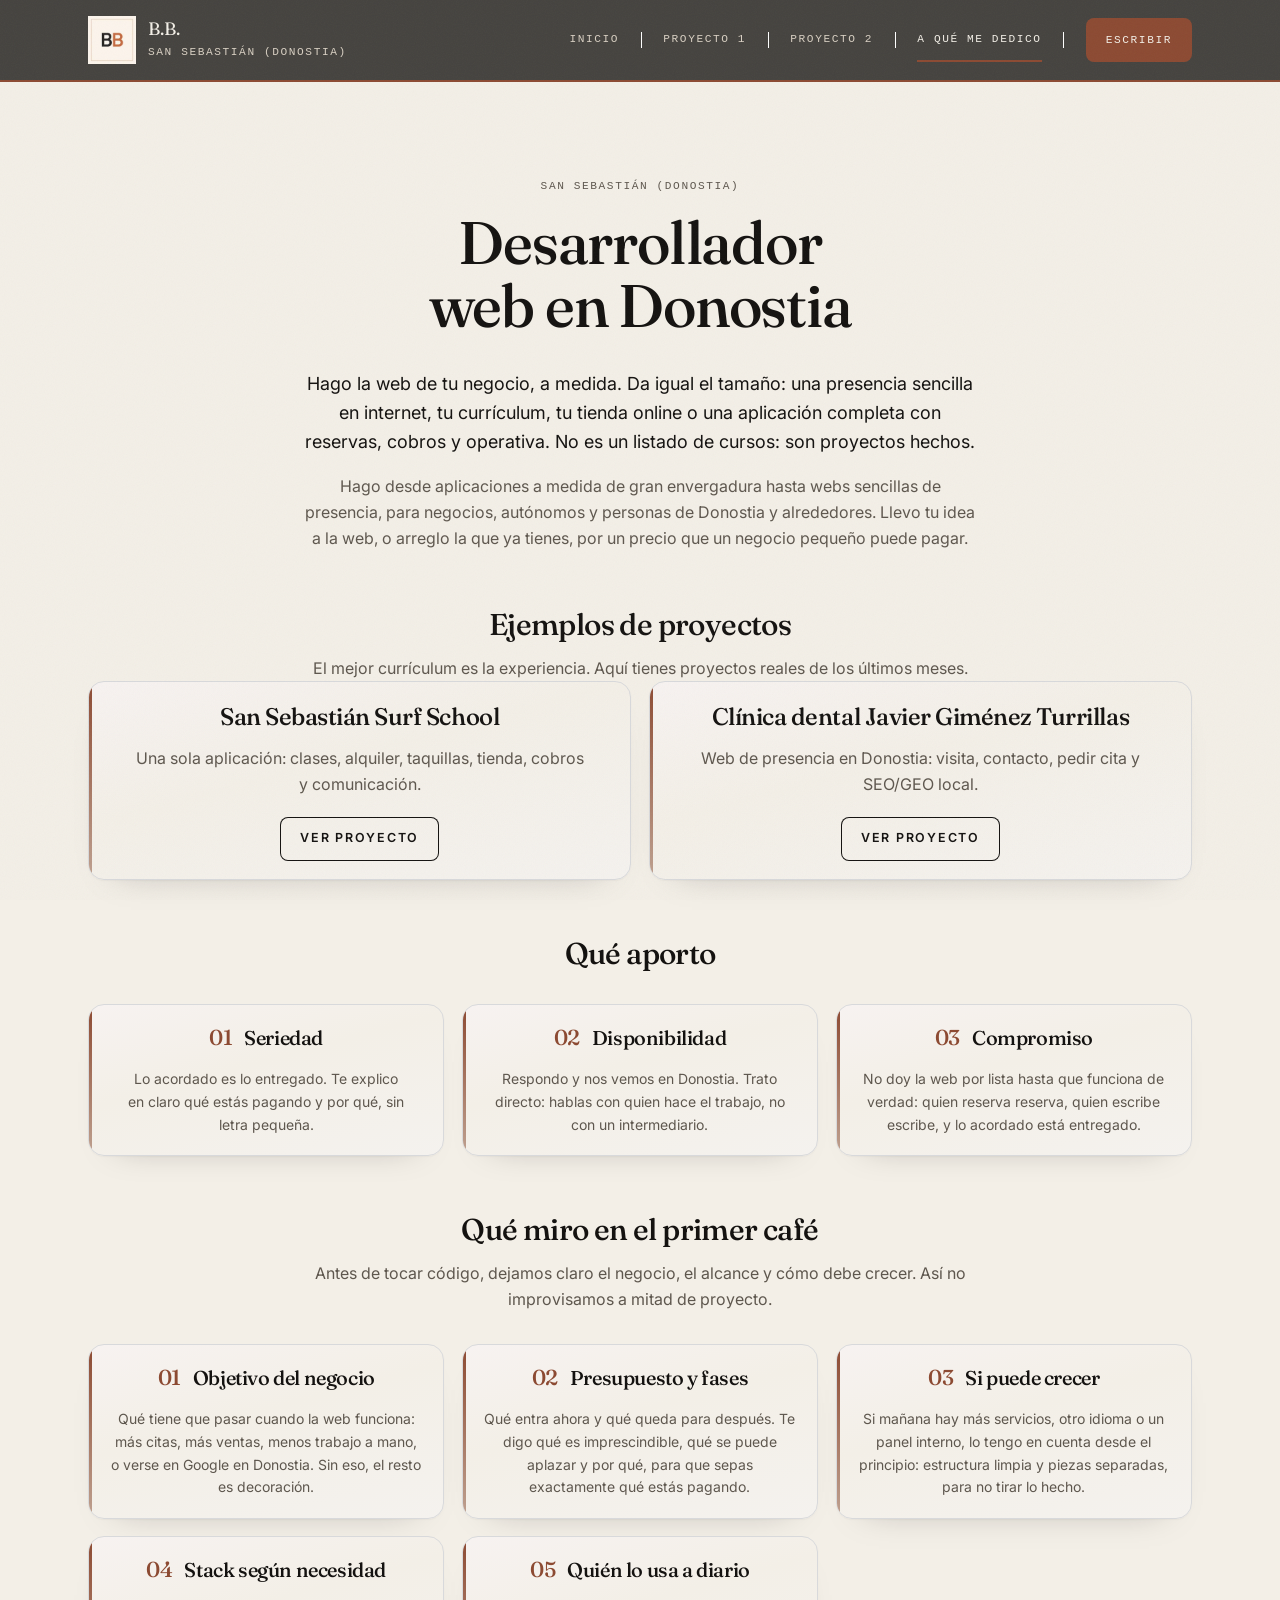
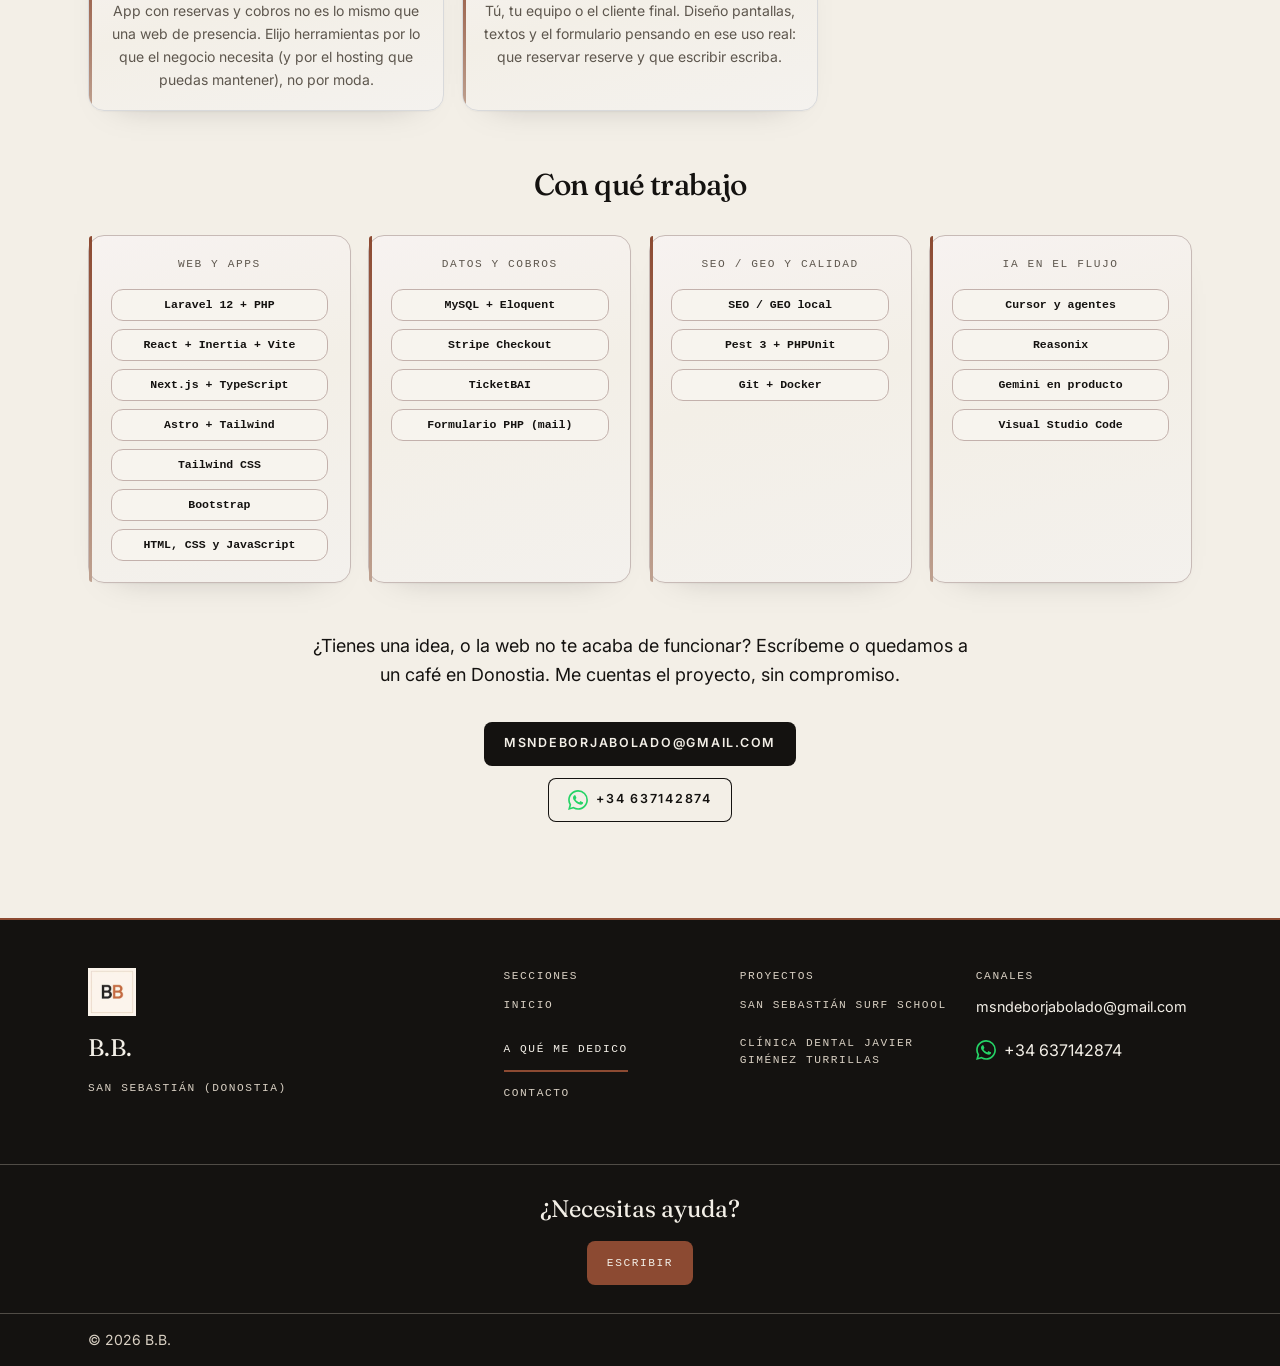
<file: sobre/index.html>
<!DOCTYPE html><html lang="es"><head><meta charset="utf-8"><meta name="viewport" content="width=device-width"><meta name="description" content="Desarrollador web en Donostia. Ejemplos: San Sebastián Surf School y clínica dental en Donostia."><link rel="preconnect" href="https://fonts.googleapis.com"><link rel="preconnect" href="https://fonts.gstatic.com" crossorigin><link rel="preload" as="style" href="https://fonts.googleapis.com/css2?family=Fraunces:ital,opsz,wght@0,9..144,300..700;1,9..144,300..700&family=Inter:wght@400;500;600;700&display=swap"><link href="https://fonts.googleapis.com/css2?family=Fraunces:ital,opsz,wght@0,9..144,300..700;1,9..144,300..700&family=Inter:wght@400;500;600;700&display=swap" rel="stylesheet" media="print" onload="this.media='all'"><noscript><link href="https://fonts.googleapis.com/css2?family=Fraunces:ital,opsz,wght@0,9..144,300..700;1,9..144,300..700&family=Inter:wght@400;500;600;700&display=swap" rel="stylesheet"></noscript><link rel="icon" type="image/png" href="/imagenes/logo-bb-32.png"><title>B.B. — Desarrollador web en Donostia</title><meta property="og:type" content="website"><meta property="og:site_name" content="B.B."><meta property="og:title" content="B.B. — Desarrollador web en Donostia"><meta property="og:description" content="Desarrollador web en Donostia. Ejemplos: San Sebastián Surf School y clínica dental en Donostia."><meta property="og:locale" content="es_ES"><meta property="og:image" content="/imagenes/estudio-mesa.webp"><meta name="twitter:card" content="summary_large_image"><link rel="stylesheet" href="/_astro/Base.BZL2Nv2Z.css"></head><body class="flex min-h-dvh flex-col bg-paper text-ink antialiased"><div class="grain" aria-hidden="true"></div><div id="progreso" class="progress" aria-hidden="true"></div><a href="#contenido" class="sr-only focus:not-sr-only focus:absolute focus:left-4 focus:top-4 focus:z-10 focus:bg-paper focus:px-3 focus:py-2 focus:text-ink">Saltar al contenido</a><header id="cabecera" class="sticky top-0 z-50 border-b-2 border-accent glass-nav text-paper"><div class="mx-auto flex max-w-6xl items-center justify-between gap-x-8 px-6 py-4"><a href="/" class="inline-flex min-h-11 items-center gap-3"><img src="/imagenes/logo-bb.webp" alt="" width="48" height="48" class="h-12 w-12" decoding="async"><span><span class="block font-serif text-lg leading-none">B.B.</span><span class="kicker mt-1.5 block text-sand">San Sebastián (Donostia)</span></span></a><button type="button" id="menu-btn" class="menu-btn" aria-controls="menu-panel" aria-expanded="false" aria-label="Abrir menú"><span class="menu-btn-bars" aria-hidden="true"><span></span><span></span><span></span></span></button><nav id="menu-panel" class="site-nav" aria-label="Secciones"><ul class="nav-list"><li><a href="/" class="nav-link">Inicio</a></li><li><a href="/proyectos/s4" class="nav-link">Proyecto 1</a></li><li><a href="/proyectos/clinica-dental-javier" class="nav-link">Proyecto 2</a></li><li><a href="/sobre" class="nav-link" aria-current="page">A qué me dedico</a></li><li><a href="/contacto" class="btn-copper">Escribir</a></li></ul></nav></div></header><main id="contenido" class="mx-auto w-full max-w-6xl flex-1 px-6 py-16 md:py-24"><script type="application/ld+json">{"@context":"https://schema.org","@type":"ProfilePage","mainEntity":{"@type":"Person","name":"B.B.","jobTitle":"Desarrollador web","description":"Desarrollador web en Donostia","workLocation":{"@type":"Place","name":"San Sebastián (Donostia)"},"email":"mailto:msndeborjabolado@gmail.com","telephone":"+34 637142874","knowsLanguage":"es"}}</script><article class="mx-auto w-full min-w-0 max-w-6xl text-center" data-reveal><p class="kicker text-muted">San Sebastián (Donostia)</p><h1 class="mx-auto mt-4 max-w-3xl font-serif text-5xl font-medium leading-[1.05] tracking-tight md:text-6xl">Desarrollador web en Donostia</h1><p class="mx-auto mt-8 max-w-2xl text-lg leading-relaxed">Hago la web de tu negocio, a medida. Da igual el tamaño: una presencia sencilla en internet, tu currículum, tu tienda online o una aplicación completa con reservas, cobros y operativa. No es un listado de cursos: son proyectos hechos.</p><p class="mx-auto mt-4 max-w-2xl leading-relaxed text-muted">Hago desde aplicaciones a medida de gran envergadura hasta webs sencillas de presencia, para negocios, autónomos y personas de Donostia y alrededores. Llevo tu idea a la web, o arreglo la que ya tienes, por un precio que un negocio pequeño puede pagar.</p><section class="mt-14" aria-labelledby="prueba-oficio"><h2 id="prueba-oficio" class="font-serif text-3xl font-medium tracking-tight">Ejemplos de proyectos</h2><p class="mx-auto mt-3 max-w-2xl leading-relaxed text-muted">El mejor currículum es la experiencia. Aquí tienes proyectos reales de los últimos meses.</p><ul class="prueba-grid mt-8"><li class="modulo" style="--i: 0"><h3 class="font-serif text-2xl font-medium tracking-tight">San Sebastián Surf School</h3><p class="mt-3 leading-relaxed text-muted">Una sola aplicación: clases, alquiler, taquillas, tienda, cobros y comunicación.</p><p class="mt-5"><a href="/proyectos/s4" class="btn-line">Ver proyecto</a></p></li><li class="modulo" style="--i: 1"><h3 class="font-serif text-2xl font-medium tracking-tight">Clínica dental Javier Giménez Turrillas</h3><p class="mt-3 leading-relaxed text-muted">Web de presencia en Donostia: visita, contacto, pedir cita y SEO/GEO local.</p><p class="mt-5"><a href="/proyectos/clinica-dental-javier" class="btn-line">Ver proyecto</a></p></li></ul></section><h2 class="mt-14 font-serif text-3xl font-medium tracking-tight">Qué aporto</h2><div class="modulos-grid mt-8"><article class="modulo" style="--i: 0"><header class="modulo-head justify-center"><span class="modulo-num" aria-hidden="true">01</span><h3 class="font-serif text-xl font-medium tracking-tight">Seriedad</h3></header><p class="mt-4 text-sm leading-relaxed text-muted">Lo acordado es lo entregado. Te explico en claro qué estás pagando y por qué, sin letra pequeña.</p></article><article class="modulo" style="--i: 1"><header class="modulo-head justify-center"><span class="modulo-num" aria-hidden="true">02</span><h3 class="font-serif text-xl font-medium tracking-tight">Disponibilidad</h3></header><p class="mt-4 text-sm leading-relaxed text-muted">Respondo y nos vemos en Donostia. Trato directo: hablas con quien hace el trabajo, no con un intermediario.</p></article><article class="modulo" style="--i: 2"><header class="modulo-head justify-center"><span class="modulo-num" aria-hidden="true">03</span><h3 class="font-serif text-xl font-medium tracking-tight">Compromiso</h3></header><p class="mt-4 text-sm leading-relaxed text-muted">No doy la web por lista hasta que funciona de verdad: quien reserva reserva, quien escribe escribe, y lo acordado está entregado.</p></article></div><section class="mt-14" aria-labelledby="primer-cafe"><h2 id="primer-cafe" class="font-serif text-3xl font-medium tracking-tight">Qué miro en el primer café</h2><p class="mx-auto mt-3 max-w-2xl leading-relaxed text-muted">Antes de tocar código, dejamos claro el negocio, el alcance y cómo debe crecer. Así no improvisamos a mitad de proyecto.</p><div class="modulos-grid mt-8"><article class="modulo" style="--i: 0"><header class="modulo-head justify-center"><span class="modulo-num" aria-hidden="true">01</span><h3 class="font-serif text-xl font-medium tracking-tight">Objetivo del negocio</h3></header><p class="mt-4 text-sm leading-relaxed text-muted">Qué tiene que pasar cuando la web funciona: más citas, más ventas, menos trabajo a mano, o verse en Google en Donostia. Sin eso, el resto es decoración.</p></article><article class="modulo" style="--i: 1"><header class="modulo-head justify-center"><span class="modulo-num" aria-hidden="true">02</span><h3 class="font-serif text-xl font-medium tracking-tight">Presupuesto y fases</h3></header><p class="mt-4 text-sm leading-relaxed text-muted">Qué entra ahora y qué queda para después. Te digo qué es imprescindible, qué se puede aplazar y por qué, para que sepas exactamente qué estás pagando.</p></article><article class="modulo" style="--i: 2"><header class="modulo-head justify-center"><span class="modulo-num" aria-hidden="true">03</span><h3 class="font-serif text-xl font-medium tracking-tight">Si puede crecer</h3></header><p class="mt-4 text-sm leading-relaxed text-muted">Si mañana hay más servicios, otro idioma o un panel interno, lo tengo en cuenta desde el principio: estructura limpia y piezas separadas, para no tirar lo hecho.</p></article><article class="modulo" style="--i: 3"><header class="modulo-head justify-center"><span class="modulo-num" aria-hidden="true">04</span><h3 class="font-serif text-xl font-medium tracking-tight">Stack según necesidad</h3></header><p class="mt-4 text-sm leading-relaxed text-muted">App con reservas y cobros no es lo mismo que una web de presencia. Elijo herramientas por lo que el negocio necesita (y por el hosting que puedas mantener), no por moda.</p></article><article class="modulo" style="--i: 4"><header class="modulo-head justify-center"><span class="modulo-num" aria-hidden="true">05</span><h3 class="font-serif text-xl font-medium tracking-tight">Quién lo usa a diario</h3></header><p class="mt-4 text-sm leading-relaxed text-muted">Tú, tu equipo o el cliente final. Diseño pantallas, textos y el formulario pensando en ese uso real: que reservar reserve y que escribir escriba.</p></article></div></section><section class="mt-14" aria-labelledby="conocimientos"><h2 id="conocimientos" class="font-serif text-3xl font-medium tracking-tight">Con qué trabajo</h2><div class="conocimientos-grid mt-8"><div class="stack-panel"><p class="kicker">Web y apps</p><ul class="mt-4 flex flex-wrap gap-2"><li class="chip-wrap"><button type="button" class="chip chip-stack" aria-describedby="ofi-tip-0-0" aria-expanded="false" data-chip-tip>Laravel 12 + PHP</button><div class="chip-tip chip-tip-stack" id="ofi-tip-0-0" role="tooltip"><p class="chip-tip-title">¿Para qué?</p><p class="chip-tip-body">Motor de S4: rutas, admin, pagos, colas y el resto de la operativa.</p></div></li><li class="chip-wrap"><button type="button" class="chip chip-stack" aria-describedby="ofi-tip-0-1" aria-expanded="false" data-chip-tip>React + Inertia + Vite</button><div class="chip-tip chip-tip-stack" id="ofi-tip-0-1" role="tooltip"><p class="chip-tip-title">¿Para qué?</p><p class="chip-tip-body">Interfaz de la app de la escuela: pantallas rápidas sin API a mano.</p></div></li><li class="chip-wrap"><button type="button" class="chip chip-stack" aria-describedby="ofi-tip-0-2" aria-expanded="false" data-chip-tip>Next.js + TypeScript</button><div class="chip-tip chip-tip-stack" id="ofi-tip-0-2" role="tooltip"><p class="chip-tip-title">¿Para qué?</p><p class="chip-tip-body">Web de la clínica: App Router, export estático y tipos en el código.</p></div></li><li class="chip-wrap"><button type="button" class="chip chip-stack" aria-describedby="ofi-tip-0-3" aria-expanded="false" data-chip-tip>Astro + Tailwind</button><div class="chip-tip chip-tip-stack" id="ofi-tip-0-3" role="tooltip"><p class="chip-tip-title">¿Para qué?</p><p class="chip-tip-body">Esta web personal: HTML estático, rápido de publicar.</p></div></li><li class="chip-wrap"><button type="button" class="chip chip-stack" aria-describedby="ofi-tip-0-4" aria-expanded="false" data-chip-tip>Tailwind CSS</button><div class="chip-tip chip-tip-stack" id="ofi-tip-0-4" role="tooltip"><p class="chip-tip-title">¿Para qué?</p><p class="chip-tip-body">Estilos utility-first en S4 y en esta web: diseño coherente y responsive.</p></div></li><li class="chip-wrap"><button type="button" class="chip chip-stack" aria-describedby="ofi-tip-0-5" aria-expanded="false" data-chip-tip>Bootstrap</button><div class="chip-tip chip-tip-stack" id="ofi-tip-0-5" role="tooltip"><p class="chip-tip-title">¿Para qué?</p><p class="chip-tip-body">Rejilla y componentes listos cuando el proyecto pide ir rápido con un kit clásico.</p></div></li><li class="chip-wrap"><button type="button" class="chip chip-stack" aria-describedby="ofi-tip-0-6" aria-expanded="false" data-chip-tip>HTML, CSS y JavaScript</button><div class="chip-tip chip-tip-stack" id="ofi-tip-0-6" role="tooltip"><p class="chip-tip-title">¿Para qué?</p><p class="chip-tip-body">Base de cualquier pantalla: maquetación, responsive, DOM y scripts con o sin framework.</p></div></li></ul></div><div class="stack-panel"><p class="kicker">Datos y cobros</p><ul class="mt-4 flex flex-wrap gap-2"><li class="chip-wrap"><button type="button" class="chip chip-stack" aria-describedby="ofi-tip-1-0" aria-expanded="false" data-chip-tip>MySQL + Eloquent</button><div class="chip-tip chip-tip-stack" id="ofi-tip-1-0" role="tooltip"><p class="chip-tip-title">¿Para qué?</p><p class="chip-tip-body">Modelo de datos de S4: relaciones, migraciones y consultas seguras.</p></div></li><li class="chip-wrap"><button type="button" class="chip chip-stack" aria-describedby="ofi-tip-1-1" aria-expanded="false" data-chip-tip>Stripe Checkout</button><div class="chip-tip chip-tip-stack" id="ofi-tip-1-1" role="tooltip"><p class="chip-tip-title">¿Para qué?</p><p class="chip-tip-body">Cobros con tarjeta y webhooks cuando el pago entra o falla.</p></div></li><li class="chip-wrap"><button type="button" class="chip chip-stack" aria-describedby="ofi-tip-1-2" aria-expanded="false" data-chip-tip>TicketBAI</button><div class="chip-tip chip-tip-stack" id="ofi-tip-1-2" role="tooltip"><p class="chip-tip-title">¿Para qué?</p><p class="chip-tip-body">Factura fiscal vasca desde el mostrador (B2BRouter).</p></div></li><li class="chip-wrap"><button type="button" class="chip chip-stack" aria-describedby="ofi-tip-1-3" aria-expanded="false" data-chip-tip>Formulario PHP (mail)</button><div class="chip-tip chip-tip-stack" id="ofi-tip-1-3" role="tooltip"><p class="chip-tip-title">¿Para qué?</p><p class="chip-tip-body">Contacto de la clínica en hosting compartido, sin Node en el servidor.</p></div></li></ul></div><div class="stack-panel"><p class="kicker">SEO / GEO y calidad</p><ul class="mt-4 flex flex-wrap gap-2"><li class="chip-wrap"><button type="button" class="chip chip-stack" aria-describedby="ofi-tip-2-0" aria-expanded="false" data-chip-tip>SEO / GEO local</button><div class="chip-tip chip-tip-stack" id="ofi-tip-2-0" role="tooltip"><p class="chip-tip-title">¿Para qué?</p><p class="chip-tip-body">Titles, schema (Person o Dentist), NAP, robots y sitemap cuando hay URL.</p></div></li><li class="chip-wrap"><button type="button" class="chip chip-stack" aria-describedby="ofi-tip-2-1" aria-expanded="false" data-chip-tip>Pest 3 + PHPUnit</button><div class="chip-tip chip-tip-stack" id="ofi-tip-2-1" role="tooltip"><p class="chip-tip-title">¿Para qué?</p><p class="chip-tip-body">En S4 (Laravel): unitarios e integración (Feature), RefreshDatabase, BD de testing aislada; se lanzan con php artisan test.</p></div></li><li class="chip-wrap"><button type="button" class="chip chip-stack" aria-describedby="ofi-tip-2-2" aria-expanded="false" data-chip-tip>Git + Docker</button><div class="chip-tip chip-tip-stack" id="ofi-tip-2-2" role="tooltip"><p class="chip-tip-title">¿Para qué?</p><p class="chip-tip-body">Versiones del código y entorno reproducible.</p></div></li></ul></div><div class="stack-panel"><p class="kicker">IA en el flujo</p><ul class="mt-4 flex flex-wrap gap-2"><li class="chip-wrap"><button type="button" class="chip chip-stack" aria-describedby="ofi-tip-3-0" aria-expanded="false" data-chip-tip>Cursor y agentes</button><div class="chip-tip chip-tip-stack" id="ofi-tip-3-0" role="tooltip"><p class="chip-tip-title">¿Para qué?</p><p class="chip-tip-body">Rules, skills y agentes para diseñar e implementar con criterio.</p></div></li><li class="chip-wrap"><button type="button" class="chip chip-stack" aria-describedby="ofi-tip-3-1" aria-expanded="false" data-chip-tip>Reasonix</button><div class="chip-tip chip-tip-stack" id="ofi-tip-3-1" role="tooltip"><p class="chip-tip-title">¿Para qué?</p><p class="chip-tip-body">Orquestación de IA junto a Cursor: repos, agentes y flujo de trabajo.</p></div></li><li class="chip-wrap"><button type="button" class="chip chip-stack" aria-describedby="ofi-tip-3-2" aria-expanded="false" data-chip-tip>Gemini en producto</button><div class="chip-tip chip-tip-stack" id="ofi-tip-3-2" role="tooltip"><p class="chip-tip-title">¿Para qué?</p><p class="chip-tip-body">En S4: chatbot y apoyo al parte diario, integrado en la app.</p></div></li><li class="chip-wrap"><button type="button" class="chip chip-stack" aria-describedby="ofi-tip-3-3" aria-expanded="false" data-chip-tip>Visual Studio Code</button><div class="chip-tip chip-tip-stack" id="ofi-tip-3-3" role="tooltip"><p class="chip-tip-title">¿Para qué?</p><p class="chip-tip-body">Editor diario para código, revisión y ajustes fuera del flujo con agentes.</p></div></li></ul></div></div></section><script type="module">var e=document.querySelectorAll(`.stack-panel .chip-wrap`);e.forEach(t=>{let n=t.querySelector(`[data-chip-tip]`);n instanceof HTMLButtonElement&&n.addEventListener(`click`,r=>{r.stopPropagation();let i=t.classList.toggle(`is-open`);n.setAttribute(`aria-expanded`,i?`true`:`false`),e.forEach(e=>{if(e===t)return;e.classList.remove(`is-open`);let n=e.querySelector(`[data-chip-tip]`);n instanceof HTMLButtonElement&&n.setAttribute(`aria-expanded`,`false`)})})}),document.addEventListener(`click`,()=>{e.forEach(e=>{e.classList.remove(`is-open`);let t=e.querySelector(`[data-chip-tip]`);t instanceof HTMLButtonElement&&t.setAttribute(`aria-expanded`,`false`)})});</script><p class="mx-auto mt-12 max-w-2xl text-lg leading-relaxed">¿Tienes una idea, o la web no te acaba de funcionar? Escríbeme o quedamos a un café en Donostia. Me cuentas el proyecto, sin compromiso.</p><ul class="mt-8 flex flex-col items-center gap-3"><li><a href="mailto:msndeborjabolado@gmail.com" class="btn">msndeborjabolado@gmail.com</a></li><li><a href="https://wa.me/34637142874" class="btn-line gap-2" aria-label="WhatsApp +34 637142874"><svg viewBox="0 0 24 24" fill="currentColor" class="wa-mark h-5 w-5 shrink-0" aria-hidden="true"><path d="M17.472 14.382c-.297-.149-1.758-.867-2.03-.967-.273-.099-.471-.148-.67.15-.197.297-.767.966-.94 1.164-.173.199-.347.223-.644.075-.297-.15-1.255-.463-2.39-1.475-.883-.788-1.48-1.761-1.653-2.059-.173-.297-.018-.458.13-.606.134-.133.297-.347.446-.52.149-.174.198-.298.297-.497.1-.198.05-.371-.025-.52-.075-.149-.669-1.612-.916-2.207-.242-.579-.487-.5-.669-.51-.173-.008-.371-.01-.57-.01-.198 0-.52.074-.792.372-.272.297-1.04 1.016-1.04 2.479 0 1.462 1.065 2.875 1.213 3.074.149.198 2.096 3.2 5.077 4.487.709.306 1.262.489 1.694.625.712.227 1.36.195 1.871.118.571-.085 1.758-.719 2.006-1.413.248-.694.248-1.289.173-1.413-.074-.124-.272-.198-.57-.347m-5.421 7.403h-.004a9.87 9.87 0 01-5.031-1.378l-.361-.214-3.741.982.998-3.648-.235-.374a9.86 9.86 0 01-1.51-5.26c.001-5.45 4.436-9.884 9.888-9.884 2.64 0 5.122 1.03 6.988 2.898a9.825 9.825 0 012.893 6.994c-.003 5.45-4.437 9.884-9.885 9.884m8.413-18.297A11.815 11.815 0 0012.05 0C5.495 0 .16 5.335.157 11.892c0 2.096.547 4.142 1.588 5.945L.057 24l6.305-1.654a11.882 11.882 0 005.683 1.448h.005c6.554 0 11.89-5.335 11.893-11.893a11.821 11.821 0 00-3.48-8.413z"></path></svg><span>+34 637142874</span></a></li></ul></article></main><footer class="site-footer border-t-2 border-accent bg-ink text-paper"><div class="footer-grid mx-auto max-w-6xl px-6 py-10 md:py-12"><div class="footer-brand"><img src="/imagenes/logo-bb.webp" alt="" width="48" height="48" class="h-12 w-12" decoding="async" loading="lazy"><p class="mt-4 font-serif text-2xl">B.B.</p><p class="kicker mt-4 text-sand">San Sebastián (Donostia)</p></div><div class="footer-cols"><div><p class="kicker text-sand">Secciones</p><ul class="footer-list mt-3"><li><a class="nav-link" href="/">Inicio</a></li><li><a class="nav-link" href="/sobre" aria-current="page">A qué me dedico</a></li><li><a class="nav-link" href="/contacto">Contacto</a></li></ul></div><div><p class="kicker text-sand">Proyectos</p><ul class="footer-list mt-3"><li><a class="nav-link" href="/proyectos/s4">San Sebastián Surf School</a></li><li><a class="nav-link" href="/proyectos/clinica-dental-javier">Clínica dental Javier Giménez Turrillas</a></li></ul></div><div class="footer-canales"><p class="kicker text-sand">Canales</p><ul class="footer-list mt-3"><li><a class="chrome-link footer-mail" href="mailto:msndeborjabolado@gmail.com">msndeborjabolado@gmail.com</a></li><li><a class="chrome-link gap-2" href="https://wa.me/34637142874" aria-label="WhatsApp +34 637142874"><svg viewBox="0 0 24 24" fill="currentColor" class="wa-mark h-5 w-5 shrink-0" aria-hidden="true"><path d="M17.472 14.382c-.297-.149-1.758-.867-2.03-.967-.273-.099-.471-.148-.67.15-.197.297-.767.966-.94 1.164-.173.199-.347.223-.644.075-.297-.15-1.255-.463-2.39-1.475-.883-.788-1.48-1.761-1.653-2.059-.173-.297-.018-.458.13-.606.134-.133.297-.347.446-.52.149-.174.198-.298.297-.497.1-.198.05-.371-.025-.52-.075-.149-.669-1.612-.916-2.207-.242-.579-.487-.5-.669-.51-.173-.008-.371-.01-.57-.01-.198 0-.52.074-.792.372-.272.297-1.04 1.016-1.04 2.479 0 1.462 1.065 2.875 1.213 3.074.149.198 2.096 3.2 5.077 4.487.709.306 1.262.489 1.694.625.712.227 1.36.195 1.871.118.571-.085 1.758-.719 2.006-1.413.248-.694.248-1.289.173-1.413-.074-.124-.272-.198-.57-.347m-5.421 7.403h-.004a9.87 9.87 0 01-5.031-1.378l-.361-.214-3.741.982.998-3.648-.235-.374a9.86 9.86 0 01-1.51-5.26c.001-5.45 4.436-9.884 9.888-9.884 2.64 0 5.122 1.03 6.988 2.898a9.825 9.825 0 012.893 6.994c-.003 5.45-4.437 9.884-9.885 9.884m8.413-18.297A11.815 11.815 0 0012.05 0C5.495 0 .16 5.335.157 11.892c0 2.096.547 4.142 1.588 5.945L.057 24l6.305-1.654a11.882 11.882 0 005.683 1.448h.005c6.554 0 11.89-5.335 11.893-11.893a11.821 11.821 0 00-3.48-8.413z"></path></svg><span>+34 637142874</span></a></li></ul></div></div></div><div class="border-t border-sand/30"><div class="footer-cta mx-auto flex max-w-6xl flex-col items-center gap-4 px-6 py-7 text-center"><p class="font-serif text-xl sm:text-2xl">¿Necesitas ayuda?</p><a href="/contacto" class="btn-copper">Escribir</a></div></div><div class="border-t border-sand/30"><p class="mx-auto max-w-6xl px-6 py-4 text-center text-sm text-sand sm:text-left">© 2026 B.B.</p></div></footer><script>
      // Sombra de la cabecera al hacer scroll
      const cabecera = document.getElementById('cabecera');
      const onScroll = () => {
        if (cabecera) cabecera.classList.toggle('scrolled', window.scrollY > 6);
      };
      onScroll();
      addEventListener('scroll', onScroll, { passive: true });

      // Barra de progreso de lectura
      const progreso = document.getElementById('progreso');
      if (progreso) {
        const pintar = () => {
          const doc = document.documentElement;
          const max = doc.scrollHeight - doc.clientHeight;
          const ratio = max > 0 ? doc.scrollTop / max : 0;
          progreso.style.transform = `scaleX(${ratio})`;
        };
        pintar();
        addEventListener('scroll', pintar, { passive: true });
        addEventListener('resize', pintar, { passive: true });
      }

      // Menú móvil (tres rayas)
      const menuBtn = document.getElementById('menu-btn');
      const menuPanel = document.getElementById('menu-panel');
      if (menuBtn && menuPanel && cabecera) {
        const cerrar = () => {
          cabecera.classList.remove('menu-open');
          menuBtn.setAttribute('aria-expanded', 'false');
          menuBtn.setAttribute('aria-label', 'Abrir menú');
        };
        const abrir = () => {
          cabecera.classList.add('menu-open');
          menuBtn.setAttribute('aria-expanded', 'true');
          menuBtn.setAttribute('aria-label', 'Cerrar menú');
        };
        menuBtn.addEventListener('click', () => {
          if (cabecera.classList.contains('menu-open')) cerrar();
          else abrir();
        });
        menuPanel.querySelectorAll('a').forEach((a) => a.addEventListener('click', cerrar));
        addEventListener('keydown', (e) => {
          if (e.key === 'Escape') cerrar();
        });
        addEventListener(
          'resize',
          () => {
            if (window.matchMedia('(min-width: 901px)').matches) cerrar();
          },
          { passive: true },
        );
      }
    </script></body></html>
</file>
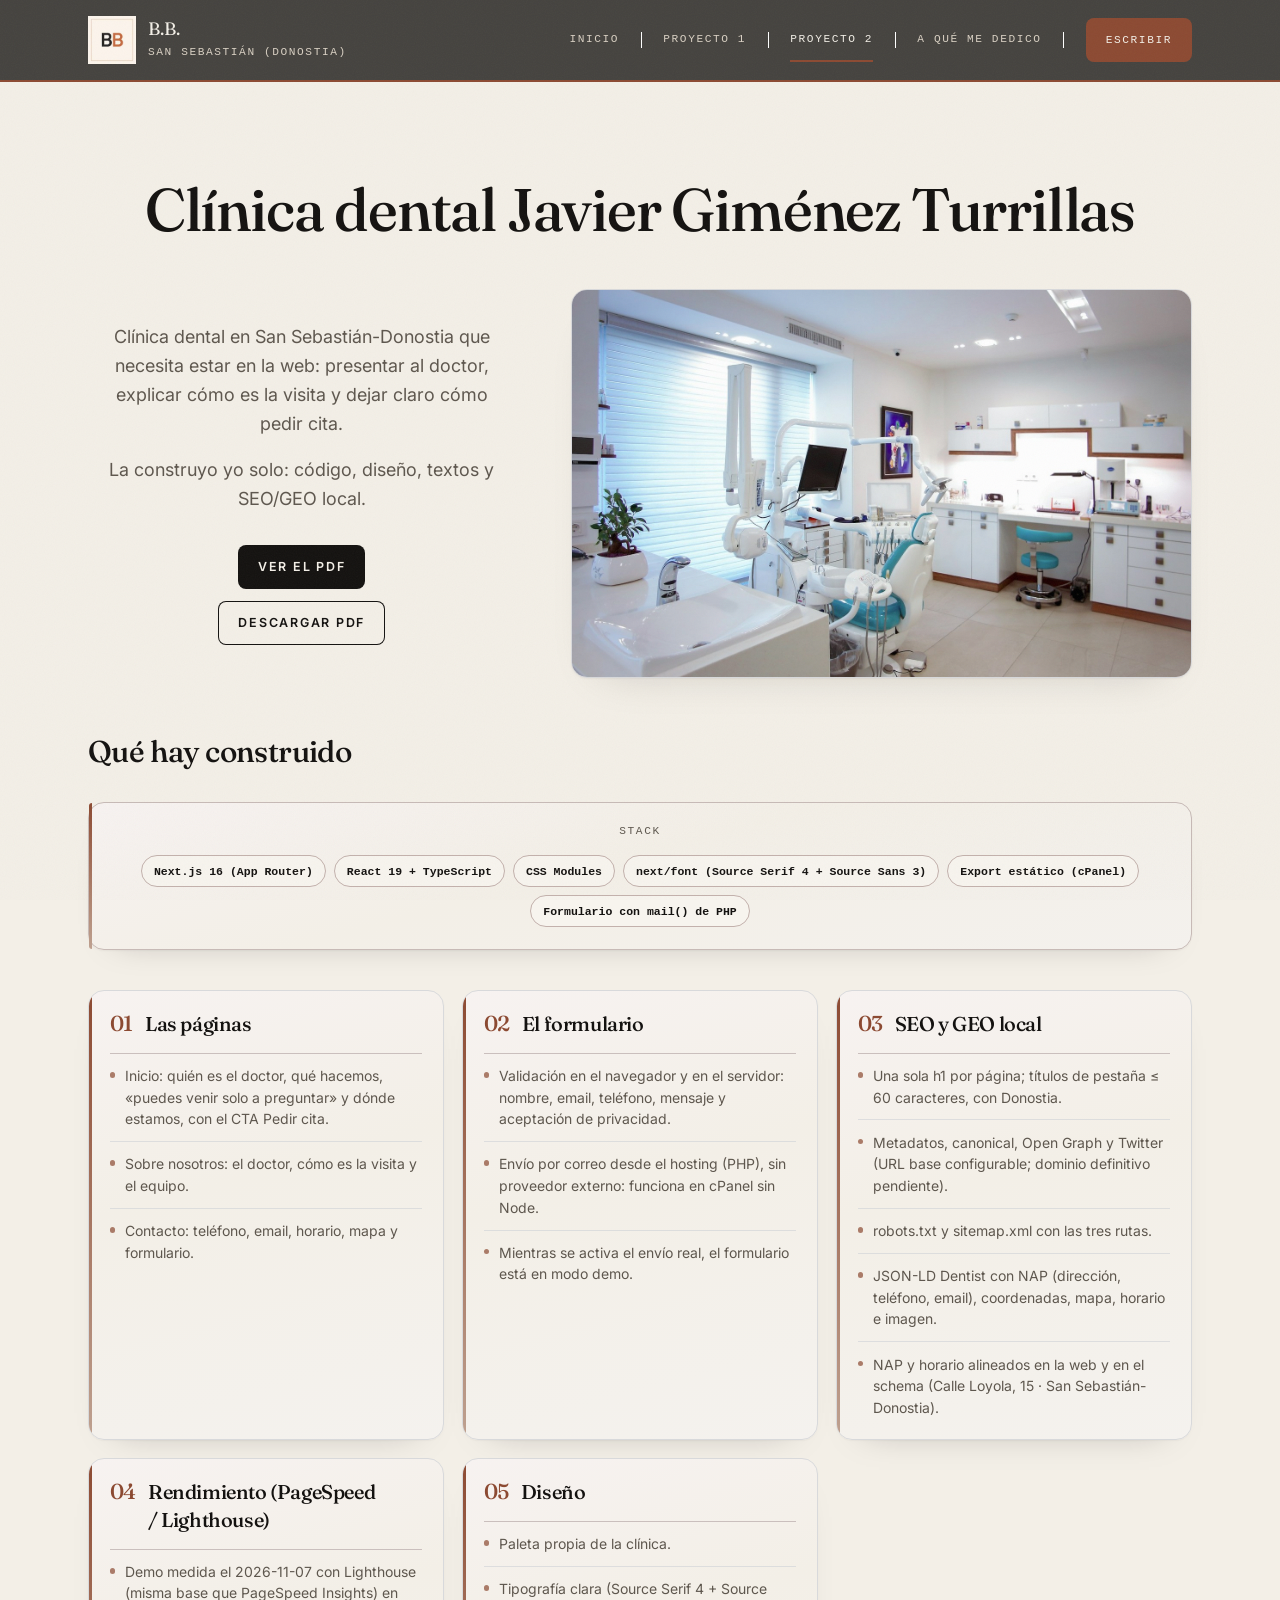
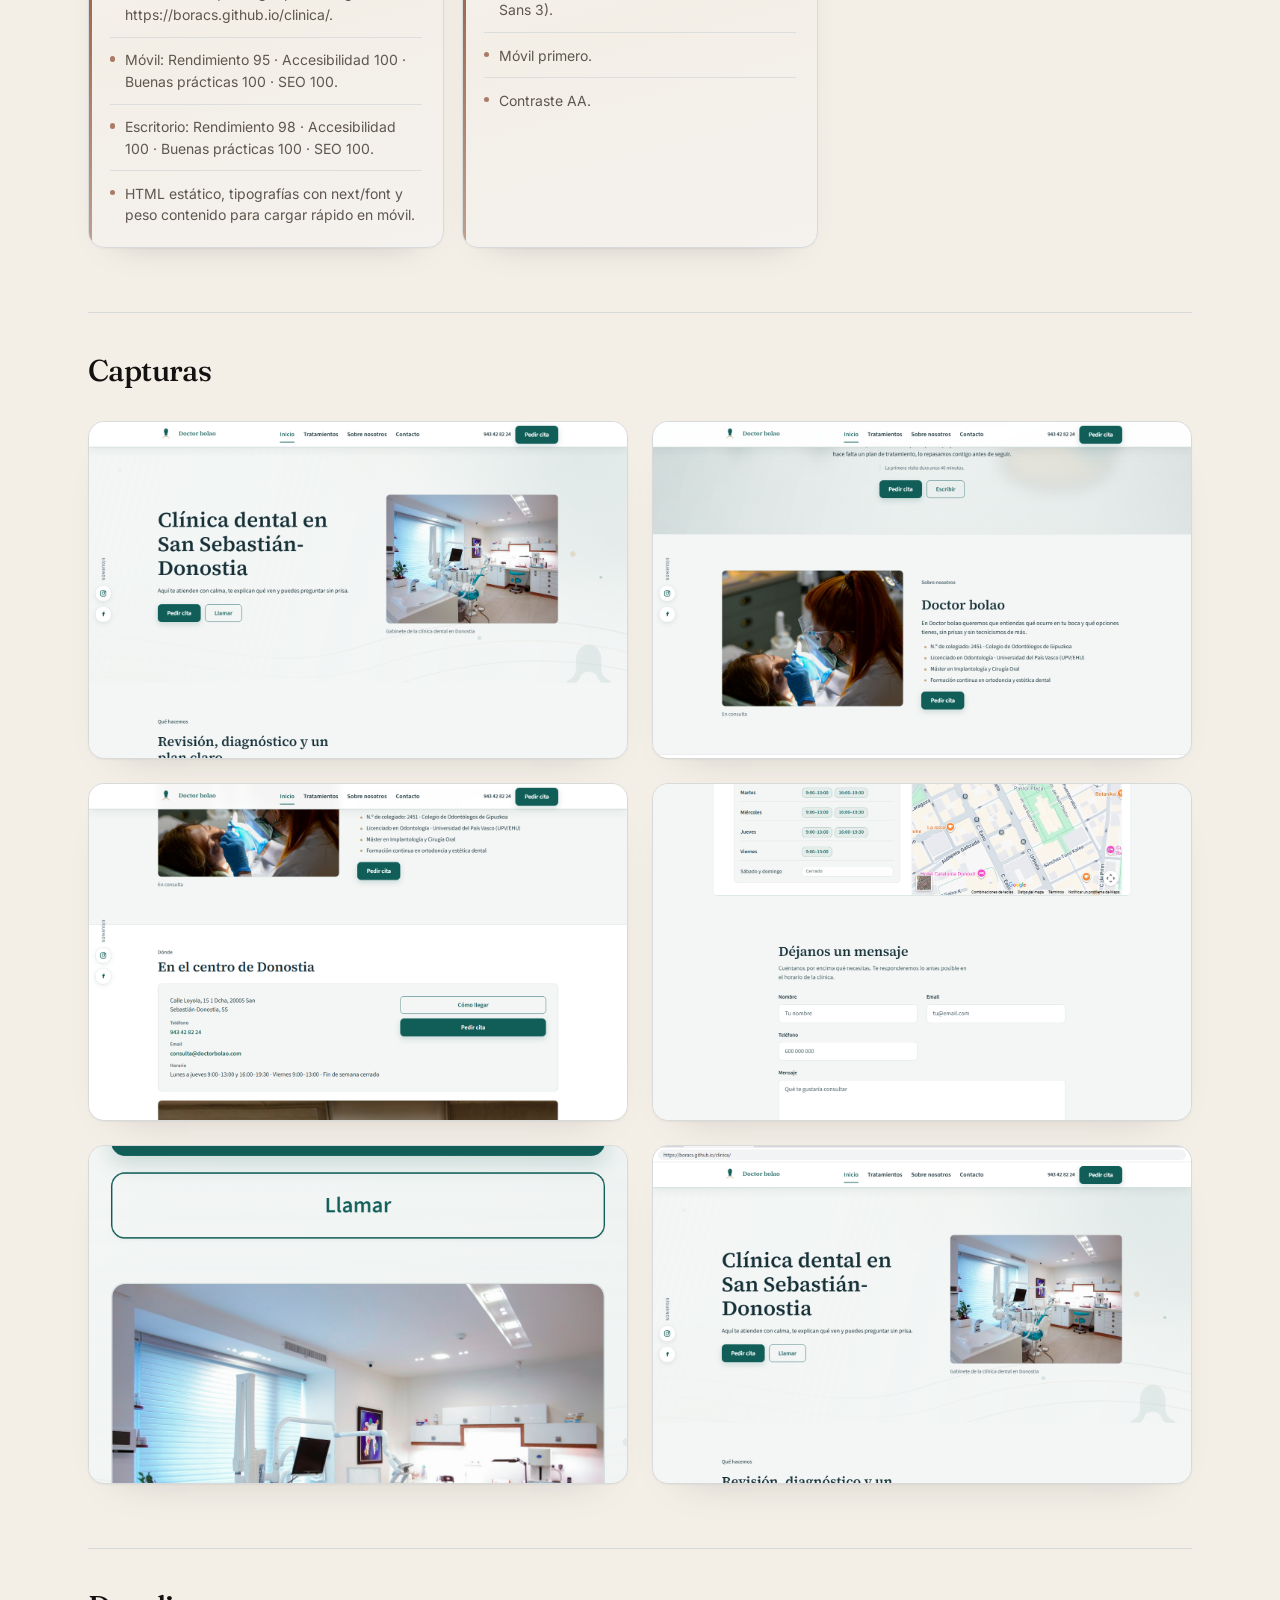
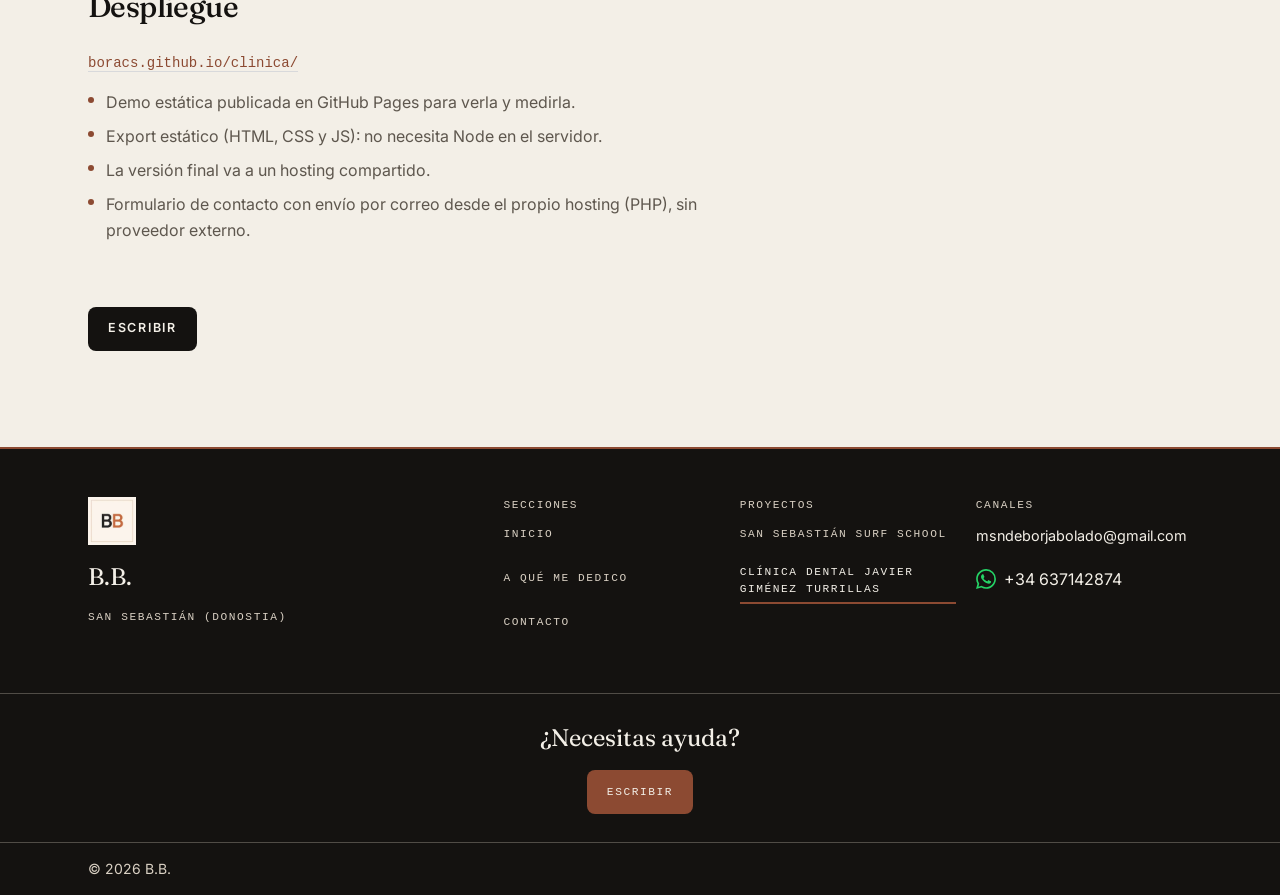
<file: proyectos/clinica-dental-javier/index.html>
<!DOCTYPE html><html lang="es"><head><meta charset="utf-8"><meta name="viewport" content="width=device-width"><meta name="description" content="Web de presencia en Donostia para la clínica dental Javier Giménez Turrillas: visita, contacto y pedir cita."><link rel="preconnect" href="https://fonts.googleapis.com"><link rel="preconnect" href="https://fonts.gstatic.com" crossorigin><link rel="preload" as="style" href="https://fonts.googleapis.com/css2?family=Fraunces:ital,opsz,wght@0,9..144,300..700;1,9..144,300..700&family=Inter:wght@400;500;600;700&display=swap"><link href="https://fonts.googleapis.com/css2?family=Fraunces:ital,opsz,wght@0,9..144,300..700;1,9..144,300..700&family=Inter:wght@400;500;600;700&display=swap" rel="stylesheet" media="print" onload="this.media='all'"><noscript><link href="https://fonts.googleapis.com/css2?family=Fraunces:ital,opsz,wght@0,9..144,300..700;1,9..144,300..700&family=Inter:wght@400;500;600;700&display=swap" rel="stylesheet"></noscript><link rel="icon" type="image/png" href="/imagenes/logo-bb-32.png"><title>Clínica dental Javier Giménez Turrillas — B.B.</title><meta property="og:type" content="website"><meta property="og:site_name" content="B.B."><meta property="og:title" content="Clínica dental Javier Giménez Turrillas — B.B."><meta property="og:description" content="Web de presencia en Donostia para la clínica dental Javier Giménez Turrillas: visita, contacto y pedir cita."><meta property="og:locale" content="es_ES"><meta property="og:image" content="/imagenes/estudio-mesa.webp"><meta name="twitter:card" content="summary_large_image"><link rel="stylesheet" href="/_astro/Base.BZL2Nv2Z.css"></head><body class="flex min-h-dvh flex-col bg-paper text-ink antialiased"><div class="grain" aria-hidden="true"></div><div id="progreso" class="progress" aria-hidden="true"></div><a href="#contenido" class="sr-only focus:not-sr-only focus:absolute focus:left-4 focus:top-4 focus:z-10 focus:bg-paper focus:px-3 focus:py-2 focus:text-ink">Saltar al contenido</a><header id="cabecera" class="sticky top-0 z-50 border-b-2 border-accent glass-nav text-paper"><div class="mx-auto flex max-w-6xl items-center justify-between gap-x-8 px-6 py-4"><a href="/" class="inline-flex min-h-11 items-center gap-3"><img src="/imagenes/logo-bb.webp" alt="" width="48" height="48" class="h-12 w-12" decoding="async"><span><span class="block font-serif text-lg leading-none">B.B.</span><span class="kicker mt-1.5 block text-sand">San Sebastián (Donostia)</span></span></a><button type="button" id="menu-btn" class="menu-btn" aria-controls="menu-panel" aria-expanded="false" aria-label="Abrir menú"><span class="menu-btn-bars" aria-hidden="true"><span></span><span></span><span></span></span></button><nav id="menu-panel" class="site-nav" aria-label="Secciones"><ul class="nav-list"><li><a href="/" class="nav-link">Inicio</a></li><li><a href="/proyectos/s4" class="nav-link">Proyecto 1</a></li><li><a href="/proyectos/clinica-dental-javier" class="nav-link" aria-current="page">Proyecto 2</a></li><li><a href="/sobre" class="nav-link">A qué me dedico</a></li><li><a href="/contacto" class="btn-copper">Escribir</a></li></ul></nav></div></header><main id="contenido" class="mx-auto w-full max-w-6xl flex-1 px-6 py-16 md:py-24"><script type="application/ld+json">{"@context":"https://schema.org","@type":"CreativeWork","name":"Clínica dental Javier Giménez Turrillas","description":"Web de presencia en Donostia para la clínica dental Javier Giménez Turrillas: visita, contacto y pedir cita."}</script><h1 class="text-center font-serif text-4xl font-medium leading-[1.05] tracking-tight md:text-5xl lg:text-6xl" data-reveal>Clínica dental Javier Giménez Turrillas</h1><div class="mt-10 grid items-center gap-10 lg:mt-12 lg:grid-cols-12 lg:gap-14"><div class="text-center lg:col-span-5" data-reveal style="--rd:0.08s"><div class="mx-auto max-w-md space-y-4"><p class="text-base leading-relaxed text-muted md:text-lg">Clínica dental en San Sebastián-Donostia que necesita estar en la web: presentar al doctor, explicar cómo es la visita y dejar claro cómo pedir cita.</p><p class="text-base leading-relaxed text-muted md:text-lg">La construyo yo solo: código, diseño, textos y SEO/GEO local.</p></div><p class="mt-8 flex flex-col items-center gap-3"><a class="btn" href="/documentos/clinica-javier-gimenez-turrillas.pdf" target="_blank" rel="noopener">Ver el PDF</a><a class="btn-line" href="/documentos/clinica-javier-gimenez-turrillas.pdf" download>Descargar PDF</a></p></div><figure class="lg:col-span-7" data-reveal style="--rd:0.12s"><img src="/imagenes/clinica/portada.jpg" alt="Gabinete de una clínica dental moderna, con sillón, lámpara y mobiliario clínico." width="1200" height="750" class="aspect-[16/10] w-full object-cover object-top"></figure></div><div class="mt-14" data-reveal><section class="mt-12" aria-labelledby="construido"><h2 id="construido" class="font-serif text-3xl font-medium tracking-tight">Qué hay construido</h2><div class="stack-panel mt-8"><p class="kicker">Stack</p><ul class="mt-4 flex flex-wrap gap-2"><li class="chip-wrap"><button type="button" class="chip chip-stack" aria-describedby="stack-tip-clinica-dental-javier-0" aria-expanded="false" data-chip-tip>Next.js 16 (App Router)</button><div class="chip-tip chip-tip-stack" id="stack-tip-clinica-dental-javier-0" role="tooltip"><p class="chip-tip-title">¿Para qué?</p><p class="chip-tip-body">El marco de la web: páginas, rutas y exportación lista para el hosting.</p></div></li><li class="chip-wrap"><button type="button" class="chip chip-stack" aria-describedby="stack-tip-clinica-dental-javier-1" aria-expanded="false" data-chip-tip>React 19 + TypeScript</button><div class="chip-tip chip-tip-stack" id="stack-tip-clinica-dental-javier-1" role="tooltip"><p class="chip-tip-title">¿Para qué?</p><p class="chip-tip-body">Componentes de la interfaz, con tipos para evitar errores al montar pantallas.</p></div></li><li class="chip-wrap"><button type="button" class="chip chip-stack" aria-describedby="stack-tip-clinica-dental-javier-2" aria-expanded="false" data-chip-tip>CSS Modules</button><div class="chip-tip chip-tip-stack" id="stack-tip-clinica-dental-javier-2" role="tooltip"><p class="chip-tip-title">¿Para qué?</p><p class="chip-tip-body">Estilos por página o bloque, sin mezclar clases de un sitio con otro.</p></div></li><li class="chip-wrap"><button type="button" class="chip chip-stack" aria-describedby="stack-tip-clinica-dental-javier-3" aria-expanded="false" data-chip-tip>next/font (Source Serif 4 + Source Sans 3)</button><div class="chip-tip chip-tip-stack" id="stack-tip-clinica-dental-javier-3" role="tooltip"><p class="chip-tip-title">¿Para qué?</p><p class="chip-tip-body">Tipografías cargadas con Next: titulares serif y cuerpo sans, sin parpadeos raros.</p></div></li><li class="chip-wrap"><button type="button" class="chip chip-stack" aria-describedby="stack-tip-clinica-dental-javier-4" aria-expanded="false" data-chip-tip>Export estático (cPanel)</button><div class="chip-tip chip-tip-stack" id="stack-tip-clinica-dental-javier-4" role="tooltip"><p class="chip-tip-title">¿Para qué?</p><p class="chip-tip-body">La web se genera en HTML y se sube a hosting compartido, sin Node en el servidor.</p></div></li><li class="chip-wrap"><button type="button" class="chip chip-stack" aria-describedby="stack-tip-clinica-dental-javier-5" aria-expanded="false" data-chip-tip>Formulario con mail() de PHP</button><div class="chip-tip chip-tip-stack" id="stack-tip-clinica-dental-javier-5" role="tooltip"><p class="chip-tip-title">¿Para qué?</p><p class="chip-tip-body">El mensaje de contacto se valida y se envía por correo desde el propio hosting.</p></div></li></ul></div><script type="module">var e=document.querySelectorAll(`.stack-panel .chip-wrap`);e.forEach(t=>{let n=t.querySelector(`[data-chip-tip]`);n instanceof HTMLButtonElement&&n.addEventListener(`click`,r=>{r.stopPropagation();let i=t.classList.toggle(`is-open`);n.setAttribute(`aria-expanded`,i?`true`:`false`),e.forEach(e=>{if(e===t)return;e.classList.remove(`is-open`);let n=e.querySelector(`[data-chip-tip]`);n instanceof HTMLButtonElement&&n.setAttribute(`aria-expanded`,`false`)})})}),document.addEventListener(`click`,()=>{e.forEach(e=>{e.classList.remove(`is-open`);let t=e.querySelector(`[data-chip-tip]`);t instanceof HTMLButtonElement&&t.setAttribute(`aria-expanded`,`false`)})});</script><div class="modulos-grid mt-10"><article class="modulo" style="--i: 0"><header class="modulo-head"><span class="modulo-num" aria-hidden="true">01</span><h3 class="font-serif text-xl font-medium tracking-tight">Las páginas</h3></header><ul class="modulo-list"><li>Inicio: quién es el doctor, qué hacemos, «puedes venir solo a preguntar» y dónde estamos, con el CTA Pedir cita.</li><li>Sobre nosotros: el doctor, cómo es la visita y el equipo.</li><li>Contacto: teléfono, email, horario, mapa y formulario.</li></ul></article><article class="modulo" style="--i: 1"><header class="modulo-head"><span class="modulo-num" aria-hidden="true">02</span><h3 class="font-serif text-xl font-medium tracking-tight">El formulario</h3></header><ul class="modulo-list"><li>Validación en el navegador y en el servidor: nombre, email, teléfono, mensaje y aceptación de privacidad.</li><li>Envío por correo desde el hosting (PHP), sin proveedor externo: funciona en cPanel sin Node.</li><li>Mientras se activa el envío real, el formulario está en modo demo.</li></ul></article><article class="modulo" style="--i: 2"><header class="modulo-head"><span class="modulo-num" aria-hidden="true">03</span><h3 class="font-serif text-xl font-medium tracking-tight">SEO y GEO local</h3></header><ul class="modulo-list"><li>Una sola h1 por página; títulos de pestaña ≤ 60 caracteres, con Donostia.</li><li>Metadatos, canonical, Open Graph y Twitter (URL base configurable; dominio definitivo pendiente).</li><li>robots.txt y sitemap.xml con las tres rutas.</li><li>JSON-LD Dentist con NAP (dirección, teléfono, email), coordenadas, mapa, horario e imagen.</li><li>NAP y horario alineados en la web y en el schema (Calle Loyola, 15 · San Sebastián-Donostia).</li></ul></article><article class="modulo" style="--i: 3"><header class="modulo-head"><span class="modulo-num" aria-hidden="true">04</span><h3 class="font-serif text-xl font-medium tracking-tight">Rendimiento (PageSpeed / Lighthouse)</h3></header><ul class="modulo-list"><li>Demo medida el 2026-11-07 con Lighthouse (misma base que PageSpeed Insights) en https://boracs.github.io/clinica/.</li><li>Móvil: Rendimiento 95 · Accesibilidad 100 · Buenas prácticas 100 · SEO 100.</li><li>Escritorio: Rendimiento 98 · Accesibilidad 100 · Buenas prácticas 100 · SEO 100.</li><li>HTML estático, tipografías con next/font y peso contenido para cargar rápido en móvil.</li></ul></article><article class="modulo" style="--i: 4"><header class="modulo-head"><span class="modulo-num" aria-hidden="true">05</span><h3 class="font-serif text-xl font-medium tracking-tight">Diseño</h3></header><ul class="modulo-list"><li>Paleta propia de la clínica.</li><li>Tipografía clara (Source Serif 4 + Source Sans 3).</li><li>Móvil primero.</li><li>Contraste AA.</li></ul></article></div></section></div><section class="mt-16 border-t border-line pt-10" aria-labelledby="capturas" data-reveal><h2 id="capturas" class="font-serif text-3xl font-medium tracking-tight">Capturas</h2><ul class="mt-8 grid gap-6 sm:grid-cols-2"><li><figure><img src="/imagenes/clinica/clinica-01-home.png" alt="Home de la clínica dental — hero en escritorio." loading="lazy" width="1600" height="1000" class="aspect-[16/10] w-full object-cover"></figure></li><li><figure><img src="/imagenes/clinica/clinica-02-doctor.png" alt="Sección del doctor en la home." loading="lazy" width="1600" height="1000" class="aspect-[16/10] w-full object-cover"></figure></li><li><figure><img src="/imagenes/clinica/clinica-03-donde.png" alt="Sección dónde estamos, con dirección en Donostia." loading="lazy" width="1600" height="1000" class="aspect-[16/10] w-full object-cover"></figure></li><li><figure><img src="/imagenes/clinica/clinica-04-contacto.png" alt="Página de contacto con formulario y mapa." loading="lazy" width="1600" height="1000" class="aspect-[16/10] w-full object-cover"></figure></li><li><figure><img src="/imagenes/clinica/clinica-05-mobile.png" alt="Home en móvil con barra Pedir cita y Llamar." loading="lazy" width="1600" height="1000" class="aspect-[16/10] w-full object-cover"></figure></li><li><figure><img src="/imagenes/clinica/clinica-06-pestana.png" alt="Home con pestaña del navegador y favicon." loading="lazy" width="1600" height="1000" class="aspect-[16/10] w-full object-cover"></figure></li></ul></section><section class="mt-16 border-t border-line pt-10" aria-labelledby="despliegue" data-reveal><h2 id="despliegue" class="font-serif text-3xl font-medium tracking-tight">Despliegue</h2><div class="mt-6"><a href="https://boracs.github.io/clinica/" target="_blank" rel="noopener" class="font-mono text-sm text-accent underline underline-offset-4 decoration-line hover:text-ink">boracs.github.io/clinica/</a><ul class="mt-4 max-w-2xl space-y-2"><li class="flex gap-3 text-base leading-relaxed text-muted"><span class="mt-[0.55rem] h-1.5 w-1.5 flex-none rounded-full bg-accent" aria-hidden="true"></span><span>Demo estática publicada en GitHub Pages para verla y medirla.</span></li><li class="flex gap-3 text-base leading-relaxed text-muted"><span class="mt-[0.55rem] h-1.5 w-1.5 flex-none rounded-full bg-accent" aria-hidden="true"></span><span>Export estático (HTML, CSS y JS): no necesita Node en el servidor.</span></li><li class="flex gap-3 text-base leading-relaxed text-muted"><span class="mt-[0.55rem] h-1.5 w-1.5 flex-none rounded-full bg-accent" aria-hidden="true"></span><span>La versión final va a un hosting compartido.</span></li><li class="flex gap-3 text-base leading-relaxed text-muted"><span class="mt-[0.55rem] h-1.5 w-1.5 flex-none rounded-full bg-accent" aria-hidden="true"></span><span>Formulario de contacto con envío por correo desde el propio hosting (PHP), sin proveedor externo.</span></li></ul></div></section><p class="mt-16"><a href="/contacto" class="btn">Escribir</a></p></main><footer class="site-footer border-t-2 border-accent bg-ink text-paper"><div class="footer-grid mx-auto max-w-6xl px-6 py-10 md:py-12"><div class="footer-brand"><img src="/imagenes/logo-bb.webp" alt="" width="48" height="48" class="h-12 w-12" decoding="async" loading="lazy"><p class="mt-4 font-serif text-2xl">B.B.</p><p class="kicker mt-4 text-sand">San Sebastián (Donostia)</p></div><div class="footer-cols"><div><p class="kicker text-sand">Secciones</p><ul class="footer-list mt-3"><li><a class="nav-link" href="/">Inicio</a></li><li><a class="nav-link" href="/sobre">A qué me dedico</a></li><li><a class="nav-link" href="/contacto">Contacto</a></li></ul></div><div><p class="kicker text-sand">Proyectos</p><ul class="footer-list mt-3"><li><a class="nav-link" href="/proyectos/s4">San Sebastián Surf School</a></li><li><a class="nav-link" href="/proyectos/clinica-dental-javier" aria-current="page">Clínica dental Javier Giménez Turrillas</a></li></ul></div><div class="footer-canales"><p class="kicker text-sand">Canales</p><ul class="footer-list mt-3"><li><a class="chrome-link footer-mail" href="mailto:msndeborjabolado@gmail.com">msndeborjabolado@gmail.com</a></li><li><a class="chrome-link gap-2" href="https://wa.me/34637142874" aria-label="WhatsApp +34 637142874"><svg viewBox="0 0 24 24" fill="currentColor" class="wa-mark h-5 w-5 shrink-0" aria-hidden="true"><path d="M17.472 14.382c-.297-.149-1.758-.867-2.03-.967-.273-.099-.471-.148-.67.15-.197.297-.767.966-.94 1.164-.173.199-.347.223-.644.075-.297-.15-1.255-.463-2.39-1.475-.883-.788-1.48-1.761-1.653-2.059-.173-.297-.018-.458.13-.606.134-.133.297-.347.446-.52.149-.174.198-.298.297-.497.1-.198.05-.371-.025-.52-.075-.149-.669-1.612-.916-2.207-.242-.579-.487-.5-.669-.51-.173-.008-.371-.01-.57-.01-.198 0-.52.074-.792.372-.272.297-1.04 1.016-1.04 2.479 0 1.462 1.065 2.875 1.213 3.074.149.198 2.096 3.2 5.077 4.487.709.306 1.262.489 1.694.625.712.227 1.36.195 1.871.118.571-.085 1.758-.719 2.006-1.413.248-.694.248-1.289.173-1.413-.074-.124-.272-.198-.57-.347m-5.421 7.403h-.004a9.87 9.87 0 01-5.031-1.378l-.361-.214-3.741.982.998-3.648-.235-.374a9.86 9.86 0 01-1.51-5.26c.001-5.45 4.436-9.884 9.888-9.884 2.64 0 5.122 1.03 6.988 2.898a9.825 9.825 0 012.893 6.994c-.003 5.45-4.437 9.884-9.885 9.884m8.413-18.297A11.815 11.815 0 0012.05 0C5.495 0 .16 5.335.157 11.892c0 2.096.547 4.142 1.588 5.945L.057 24l6.305-1.654a11.882 11.882 0 005.683 1.448h.005c6.554 0 11.89-5.335 11.893-11.893a11.821 11.821 0 00-3.48-8.413z"></path></svg><span>+34 637142874</span></a></li></ul></div></div></div><div class="border-t border-sand/30"><div class="footer-cta mx-auto flex max-w-6xl flex-col items-center gap-4 px-6 py-7 text-center"><p class="font-serif text-xl sm:text-2xl">¿Necesitas ayuda?</p><a href="/contacto" class="btn-copper">Escribir</a></div></div><div class="border-t border-sand/30"><p class="mx-auto max-w-6xl px-6 py-4 text-center text-sm text-sand sm:text-left">© 2026 B.B.</p></div></footer><script>
      // Sombra de la cabecera al hacer scroll
      const cabecera = document.getElementById('cabecera');
      const onScroll = () => {
        if (cabecera) cabecera.classList.toggle('scrolled', window.scrollY > 6);
      };
      onScroll();
      addEventListener('scroll', onScroll, { passive: true });

      // Barra de progreso de lectura
      const progreso = document.getElementById('progreso');
      if (progreso) {
        const pintar = () => {
          const doc = document.documentElement;
          const max = doc.scrollHeight - doc.clientHeight;
          const ratio = max > 0 ? doc.scrollTop / max : 0;
          progreso.style.transform = `scaleX(${ratio})`;
        };
        pintar();
        addEventListener('scroll', pintar, { passive: true });
        addEventListener('resize', pintar, { passive: true });
      }

      // Menú móvil (tres rayas)
      const menuBtn = document.getElementById('menu-btn');
      const menuPanel = document.getElementById('menu-panel');
      if (menuBtn && menuPanel && cabecera) {
        const cerrar = () => {
          cabecera.classList.remove('menu-open');
          menuBtn.setAttribute('aria-expanded', 'false');
          menuBtn.setAttribute('aria-label', 'Abrir menú');
        };
        const abrir = () => {
          cabecera.classList.add('menu-open');
          menuBtn.setAttribute('aria-expanded', 'true');
          menuBtn.setAttribute('aria-label', 'Cerrar menú');
        };
        menuBtn.addEventListener('click', () => {
          if (cabecera.classList.contains('menu-open')) cerrar();
          else abrir();
        });
        menuPanel.querySelectorAll('a').forEach((a) => a.addEventListener('click', cerrar));
        addEventListener('keydown', (e) => {
          if (e.key === 'Escape') cerrar();
        });
        addEventListener(
          'resize',
          () => {
            if (window.matchMedia('(min-width: 901px)').matches) cerrar();
          },
          { passive: true },
        );
      }
    </script></body></html>
</file>
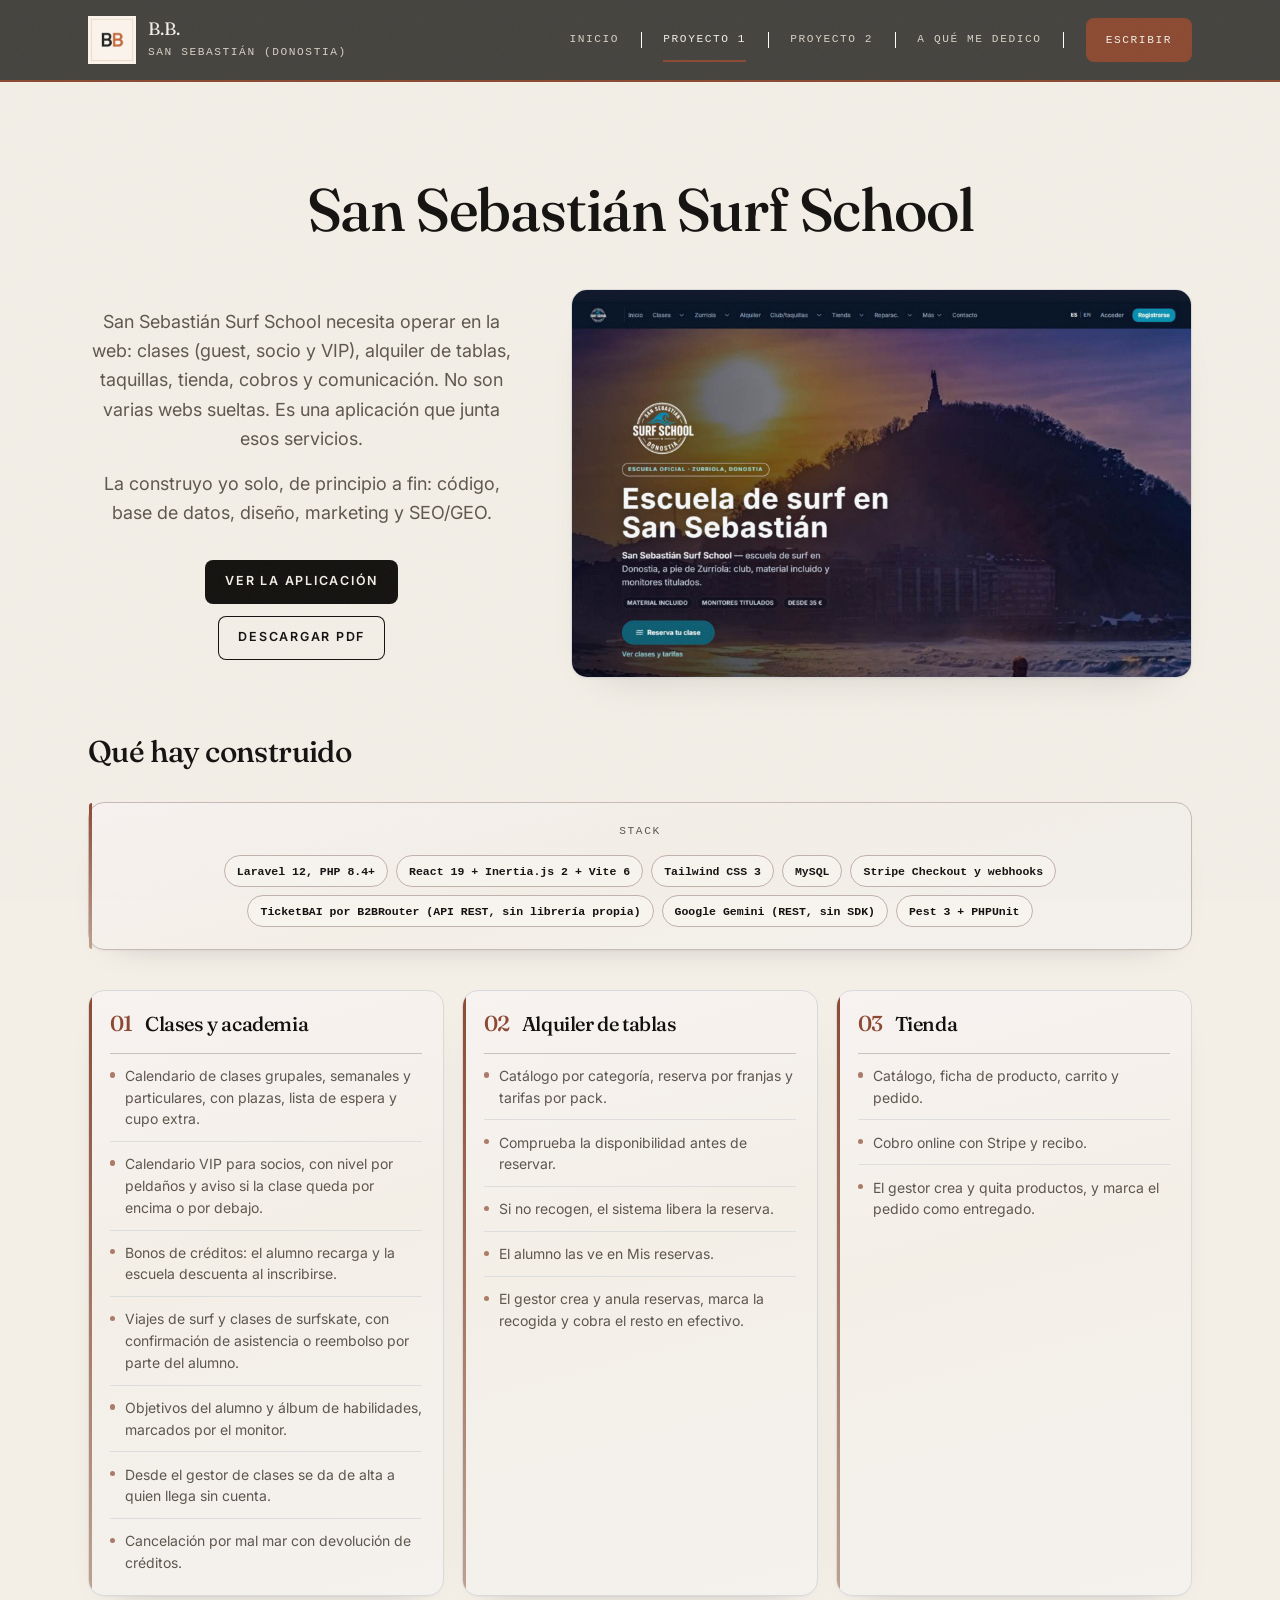
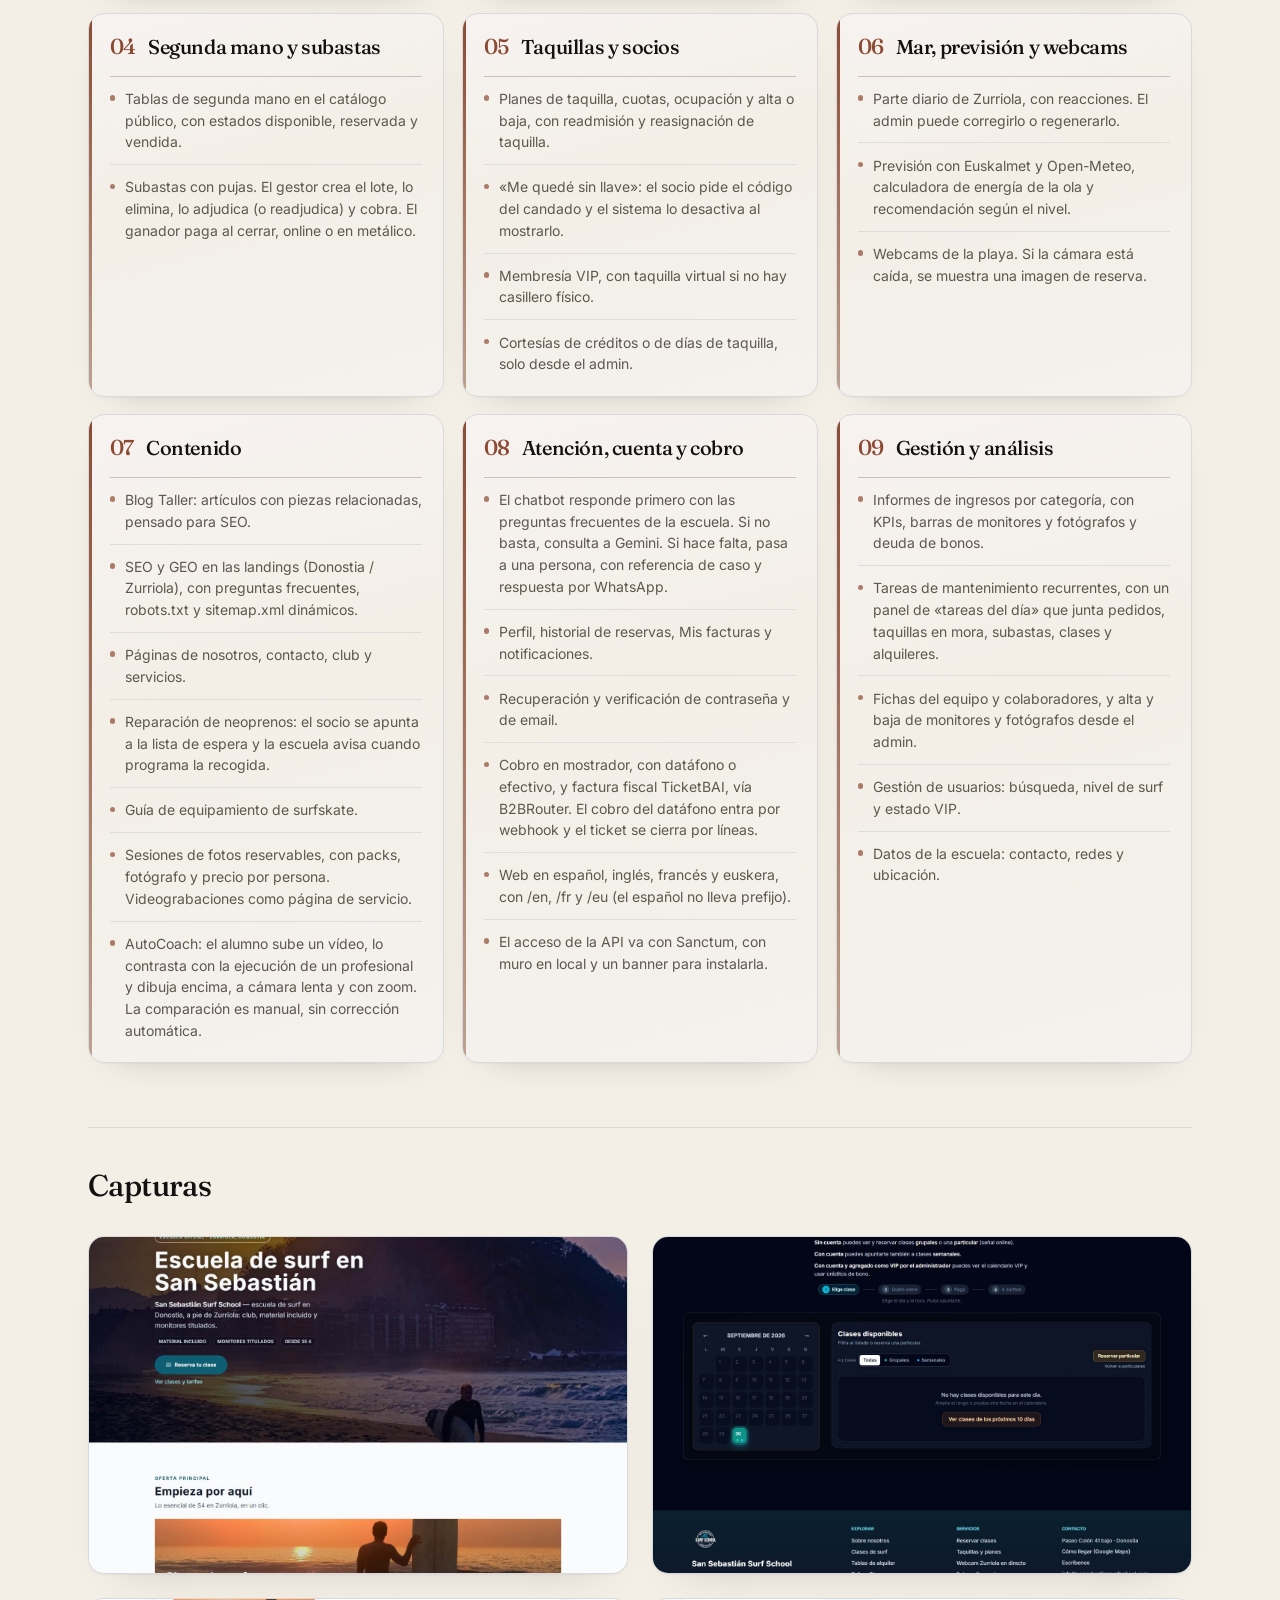
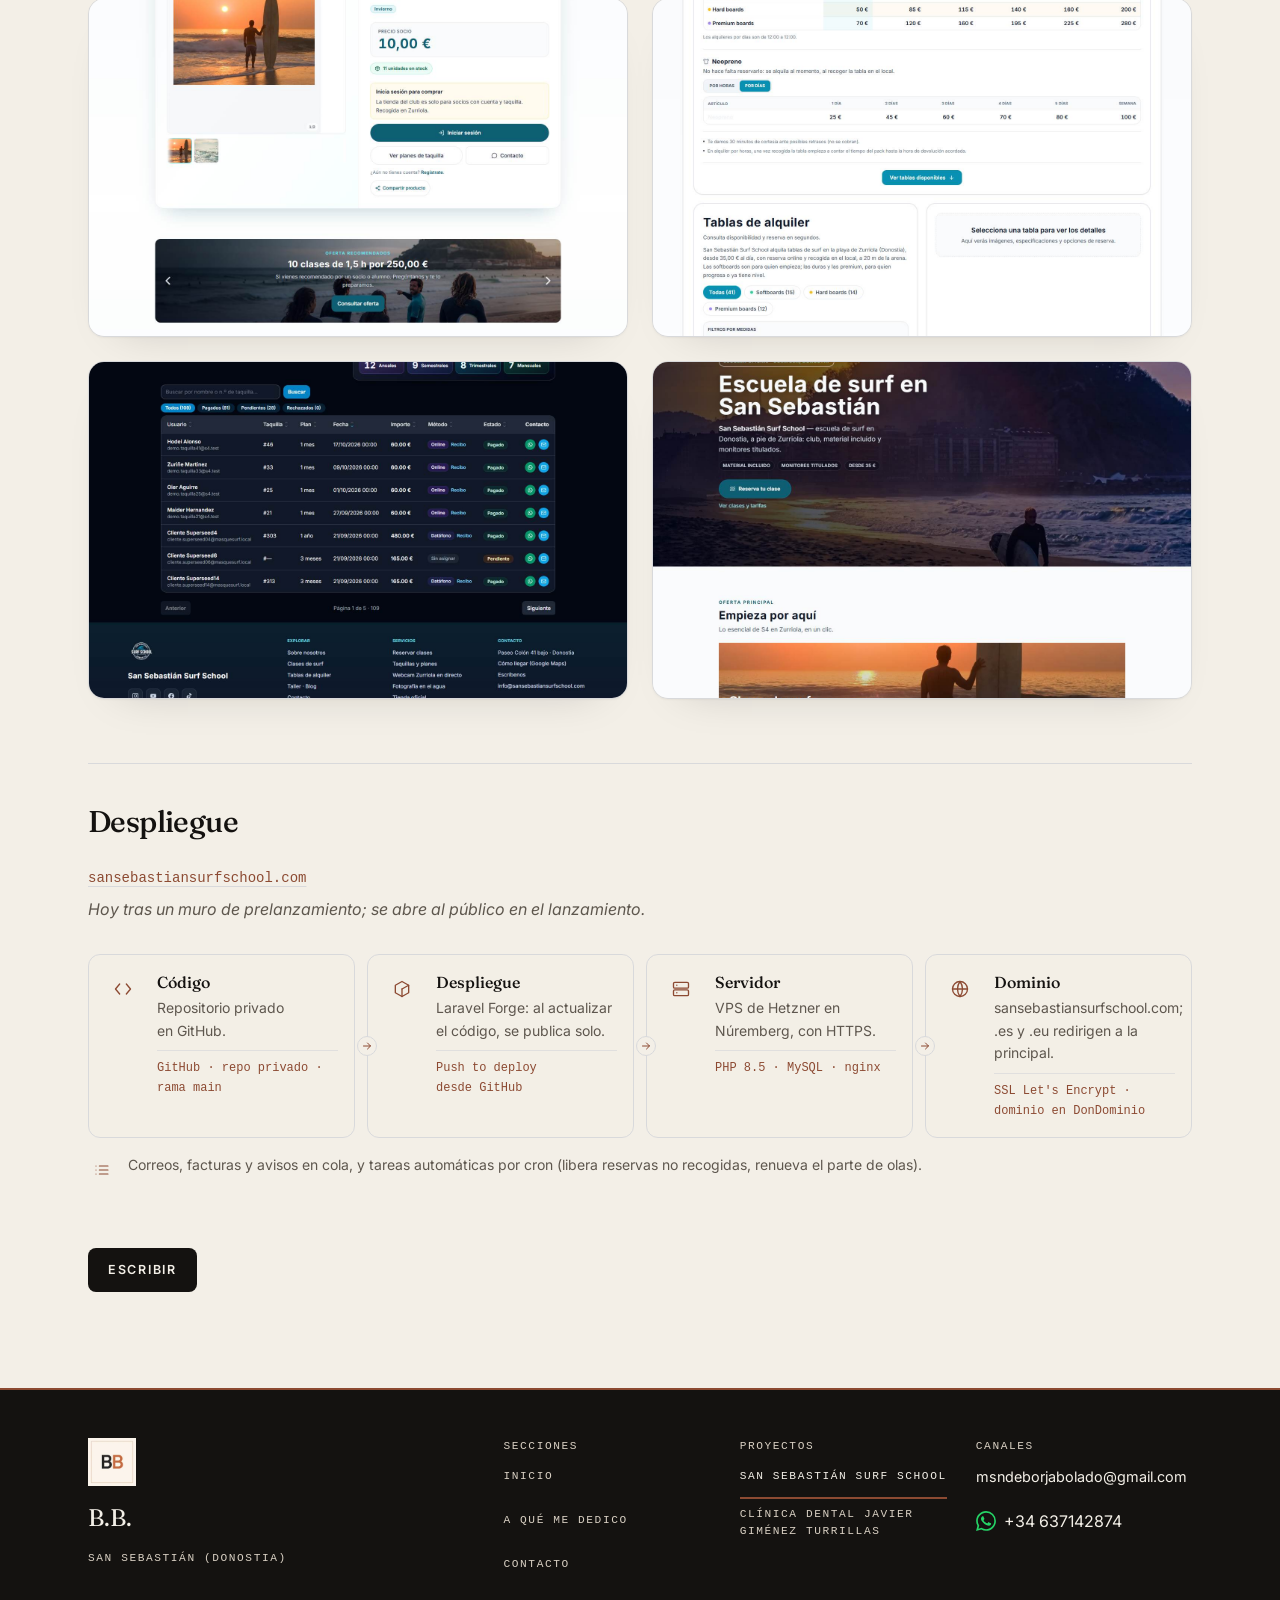
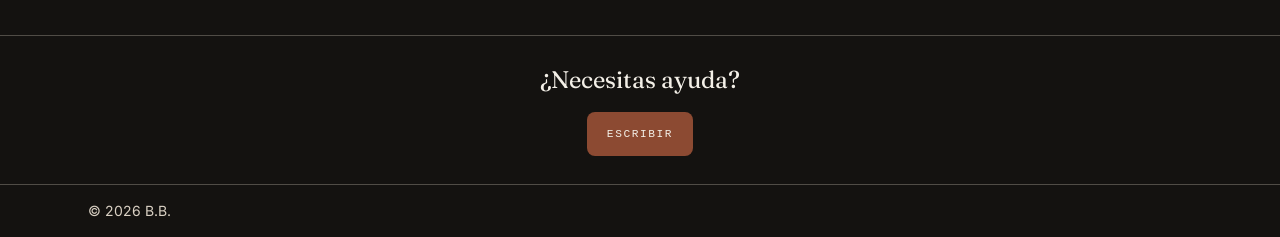
<file: proyectos/s4/index.html>
<!DOCTYPE html><html lang="es"><head><meta charset="utf-8"><meta name="viewport" content="width=device-width"><meta name="description" content="Aplicación web Laravel y React para San Sebastián Surf School: clases, alquiler, tienda y cobros en una sola pieza."><link rel="preconnect" href="https://fonts.googleapis.com"><link rel="preconnect" href="https://fonts.gstatic.com" crossorigin><link rel="preload" as="style" href="https://fonts.googleapis.com/css2?family=Fraunces:ital,opsz,wght@0,9..144,300..700;1,9..144,300..700&family=Inter:wght@400;500;600;700&display=swap"><link href="https://fonts.googleapis.com/css2?family=Fraunces:ital,opsz,wght@0,9..144,300..700;1,9..144,300..700&family=Inter:wght@400;500;600;700&display=swap" rel="stylesheet" media="print" onload="this.media='all'"><noscript><link href="https://fonts.googleapis.com/css2?family=Fraunces:ital,opsz,wght@0,9..144,300..700;1,9..144,300..700&family=Inter:wght@400;500;600;700&display=swap" rel="stylesheet"></noscript><link rel="icon" type="image/png" href="/imagenes/logo-bb-32.png"><title>San Sebastián Surf School — B.B.</title><meta property="og:type" content="website"><meta property="og:site_name" content="B.B."><meta property="og:title" content="San Sebastián Surf School — B.B."><meta property="og:description" content="Aplicación web Laravel y React para San Sebastián Surf School: clases, alquiler, tienda y cobros en una sola pieza."><meta property="og:locale" content="es_ES"><meta property="og:image" content="/imagenes/estudio-mesa.webp"><meta name="twitter:card" content="summary_large_image"><link rel="stylesheet" href="/_astro/Base.BZL2Nv2Z.css"></head><body class="flex min-h-dvh flex-col bg-paper text-ink antialiased"><div class="grain" aria-hidden="true"></div><div id="progreso" class="progress" aria-hidden="true"></div><a href="#contenido" class="sr-only focus:not-sr-only focus:absolute focus:left-4 focus:top-4 focus:z-10 focus:bg-paper focus:px-3 focus:py-2 focus:text-ink">Saltar al contenido</a><header id="cabecera" class="sticky top-0 z-50 border-b-2 border-accent glass-nav text-paper"><div class="mx-auto flex max-w-6xl items-center justify-between gap-x-8 px-6 py-4"><a href="/" class="inline-flex min-h-11 items-center gap-3"><img src="/imagenes/logo-bb.webp" alt="" width="48" height="48" class="h-12 w-12" decoding="async"><span><span class="block font-serif text-lg leading-none">B.B.</span><span class="kicker mt-1.5 block text-sand">San Sebastián (Donostia)</span></span></a><button type="button" id="menu-btn" class="menu-btn" aria-controls="menu-panel" aria-expanded="false" aria-label="Abrir menú"><span class="menu-btn-bars" aria-hidden="true"><span></span><span></span><span></span></span></button><nav id="menu-panel" class="site-nav" aria-label="Secciones"><ul class="nav-list"><li><a href="/" class="nav-link">Inicio</a></li><li><a href="/proyectos/s4" class="nav-link" aria-current="page">Proyecto 1</a></li><li><a href="/proyectos/clinica-dental-javier" class="nav-link">Proyecto 2</a></li><li><a href="/sobre" class="nav-link">A qué me dedico</a></li><li><a href="/contacto" class="btn-copper">Escribir</a></li></ul></nav></div></header><main id="contenido" class="mx-auto w-full max-w-6xl flex-1 px-6 py-16 md:py-24"><script type="application/ld+json">{"@context":"https://schema.org","@type":"SoftwareApplication","name":"San Sebastián Surf School","description":"Aplicación web Laravel y React para San Sebastián Surf School: clases, alquiler, tienda y cobros en una sola pieza.","applicationCategory":"BusinessApplication"}</script><h1 class="text-center font-serif text-4xl font-medium leading-[1.05] tracking-tight md:text-5xl lg:text-6xl" data-reveal>San Sebastián Surf School</h1><div class="mt-10 grid items-center gap-10 lg:mt-12 lg:grid-cols-12 lg:gap-14"><div class="text-center lg:col-span-5" data-reveal style="--rd:0.08s"><div class="mx-auto max-w-md space-y-4"><p class="text-base leading-relaxed text-muted md:text-lg">San Sebastián Surf School necesita operar en la web: clases (guest, socio y VIP), alquiler de tablas, taquillas, tienda, cobros y comunicación. No son varias webs sueltas. Es una aplicación que junta esos servicios.</p><p class="text-base leading-relaxed text-muted md:text-lg">La construyo yo solo, de principio a fin: código, base de datos, diseño, marketing y SEO/GEO.</p></div><p class="mt-8 flex flex-col items-center gap-3"><a class="btn" href="/documentos/s4-vistas-presentacion.pdf" target="_blank" rel="noopener">Ver la aplicación</a><a class="btn-line" href="/documentos/s4-vistas-presentacion.pdf" download>Descargar PDF</a></p></div><figure class="lg:col-span-7" data-reveal style="--rd:0.12s"><img src="/imagenes/s4/portada.jpg" alt="Portada de la web de San Sebastián Surf School, con Zurriola al atardecer." width="1200" height="750" class="aspect-[16/10] w-full object-cover object-top"></figure></div><div class="mt-14" data-reveal><section class="mt-12" aria-labelledby="construido"><h2 id="construido" class="font-serif text-3xl font-medium tracking-tight">Qué hay construido</h2><div class="stack-panel mt-8"><p class="kicker">Stack</p><ul class="mt-4 flex flex-wrap gap-2"><li class="chip-wrap"><button type="button" class="chip chip-stack" aria-describedby="stack-tip-s4-0" aria-expanded="false" data-chip-tip>Laravel 12, PHP 8.4+</button><div class="chip-tip chip-tip-stack" id="stack-tip-s4-0" role="tooltip"><p class="chip-tip-title">¿Para qué?</p><p class="chip-tip-body">El motor de la aplicación. Rutas, base de datos, pagos, admin y APIs viven aquí.</p></div></li><li class="chip-wrap"><button type="button" class="chip chip-stack" aria-describedby="stack-tip-s4-1" aria-expanded="false" data-chip-tip>React 19 + Inertia.js 2 + Vite 6</button><div class="chip-tip chip-tip-stack" id="stack-tip-s4-1" role="tooltip"><p class="chip-tip-title">¿Para qué?</p><p class="chip-tip-body">La interfaz: pantallas rápidas sin montar una API a mano entre Laravel y el navegador.</p></div></li><li class="chip-wrap"><button type="button" class="chip chip-stack" aria-describedby="stack-tip-s4-2" aria-expanded="false" data-chip-tip>Tailwind CSS 3</button><div class="chip-tip chip-tip-stack" id="stack-tip-s4-2" role="tooltip"><p class="chip-tip-title">¿Para qué?</p><p class="chip-tip-body">Estilos de la web y del panel, con un diseño coherente y responsive.</p></div></li><li class="chip-wrap"><button type="button" class="chip chip-stack" aria-describedby="stack-tip-s4-3" aria-expanded="false" data-chip-tip>MySQL</button><div class="chip-tip chip-tip-stack" id="stack-tip-s4-3" role="tooltip"><p class="chip-tip-title">¿Para qué?</p><p class="chip-tip-body">La base de datos: usuarios, clases, pedidos, taquillas y el resto de la operativa.</p></div></li><li class="chip-wrap"><button type="button" class="chip chip-stack" aria-describedby="stack-tip-s4-4" aria-expanded="false" data-chip-tip>Stripe Checkout y webhooks</button><div class="chip-tip chip-tip-stack" id="stack-tip-s4-4" role="tooltip"><p class="chip-tip-title">¿Para qué?</p><p class="chip-tip-body">Cobros con tarjeta en la web. Stripe avisa al sistema cuando el pago entra o falla.</p></div></li><li class="chip-wrap"><button type="button" class="chip chip-stack" aria-describedby="stack-tip-s4-5" aria-expanded="false" data-chip-tip>TicketBAI por B2BRouter (API REST, sin librería propia)</button><div class="chip-tip chip-tip-stack" id="stack-tip-s4-5" role="tooltip"><p class="chip-tip-title">¿Para qué?</p><p class="chip-tip-body">Factura fiscal vasca desde el mostrador, enviada a Hacienda vía B2BRouter.</p></div></li><li class="chip-wrap"><button type="button" class="chip chip-stack" aria-describedby="stack-tip-s4-6" aria-expanded="false" data-chip-tip>Google Gemini (REST, sin SDK)</button><div class="chip-tip chip-tip-stack" id="stack-tip-s4-6" role="tooltip"><p class="chip-tip-title">¿Para qué?</p><p class="chip-tip-body">IA del chatbot: si las FAQs no bastan, consulta a Gemini antes de pasar a una persona.</p></div></li><li class="chip-wrap"><button type="button" class="chip chip-stack" aria-describedby="stack-tip-s4-7" aria-expanded="false" data-chip-tip>Pest 3 + PHPUnit</button><div class="chip-tip chip-tip-stack" id="stack-tip-s4-7" role="tooltip"><p class="chip-tip-title">¿Para qué?</p><p class="chip-tip-body">Testing en Laravel: unitarios e integración (Feature), RefreshDatabase, BD de testing aislada; se lanzan con php artisan test.</p></div></li></ul></div><script type="module">var e=document.querySelectorAll(`.stack-panel .chip-wrap`);e.forEach(t=>{let n=t.querySelector(`[data-chip-tip]`);n instanceof HTMLButtonElement&&n.addEventListener(`click`,r=>{r.stopPropagation();let i=t.classList.toggle(`is-open`);n.setAttribute(`aria-expanded`,i?`true`:`false`),e.forEach(e=>{if(e===t)return;e.classList.remove(`is-open`);let n=e.querySelector(`[data-chip-tip]`);n instanceof HTMLButtonElement&&n.setAttribute(`aria-expanded`,`false`)})})}),document.addEventListener(`click`,()=>{e.forEach(e=>{e.classList.remove(`is-open`);let t=e.querySelector(`[data-chip-tip]`);t instanceof HTMLButtonElement&&t.setAttribute(`aria-expanded`,`false`)})});</script><div class="modulos-grid mt-10"><article class="modulo" style="--i: 0"><header class="modulo-head"><span class="modulo-num" aria-hidden="true">01</span><h3 class="font-serif text-xl font-medium tracking-tight">Clases y academia</h3></header><ul class="modulo-list"><li>Calendario de clases grupales, semanales y particulares, con plazas, lista de espera y cupo extra.</li><li>Calendario VIP para socios, con nivel por peldaños y aviso si la clase queda por encima o por debajo.</li><li>Bonos de créditos: el alumno recarga y la escuela descuenta al inscribirse.</li><li>Viajes de surf y clases de surfskate, con confirmación de asistencia o reembolso por parte del alumno.</li><li>Objetivos del alumno y álbum de habilidades, marcados por el monitor.</li><li>Desde el gestor de clases se da de alta a quien llega sin cuenta.</li><li>Cancelación por mal mar con devolución de créditos.</li></ul></article><article class="modulo" style="--i: 1"><header class="modulo-head"><span class="modulo-num" aria-hidden="true">02</span><h3 class="font-serif text-xl font-medium tracking-tight">Alquiler de tablas</h3></header><ul class="modulo-list"><li>Catálogo por categoría, reserva por franjas y tarifas por pack.</li><li>Comprueba la disponibilidad antes de reservar.</li><li>Si no recogen, el sistema libera la reserva.</li><li>El alumno las ve en Mis reservas.</li><li>El gestor crea y anula reservas, marca la recogida y cobra el resto en efectivo.</li></ul></article><article class="modulo" style="--i: 2"><header class="modulo-head"><span class="modulo-num" aria-hidden="true">03</span><h3 class="font-serif text-xl font-medium tracking-tight">Tienda</h3></header><ul class="modulo-list"><li>Catálogo, ficha de producto, carrito y pedido.</li><li>Cobro online con Stripe y recibo.</li><li>El gestor crea y quita productos, y marca el pedido como entregado.</li></ul></article><article class="modulo" style="--i: 3"><header class="modulo-head"><span class="modulo-num" aria-hidden="true">04</span><h3 class="font-serif text-xl font-medium tracking-tight">Segunda mano y subastas</h3></header><ul class="modulo-list"><li>Tablas de segunda mano en el catálogo público, con estados disponible, reservada y vendida.</li><li>Subastas con pujas. El gestor crea el lote, lo elimina, lo adjudica (o readjudica) y cobra. El ganador paga al cerrar, online o en metálico.</li></ul></article><article class="modulo" style="--i: 4"><header class="modulo-head"><span class="modulo-num" aria-hidden="true">05</span><h3 class="font-serif text-xl font-medium tracking-tight">Taquillas y socios</h3></header><ul class="modulo-list"><li>Planes de taquilla, cuotas, ocupación y alta o baja, con readmisión y reasignación de taquilla.</li><li>«Me quedé sin llave»: el socio pide el código del candado y el sistema lo desactiva al mostrarlo.</li><li>Membresía VIP, con taquilla virtual si no hay casillero físico.</li><li>Cortesías de créditos o de días de taquilla, solo desde el admin.</li></ul></article><article class="modulo" style="--i: 5"><header class="modulo-head"><span class="modulo-num" aria-hidden="true">06</span><h3 class="font-serif text-xl font-medium tracking-tight">Mar, previsión y webcams</h3></header><ul class="modulo-list"><li>Parte diario de Zurriola, con reacciones. El admin puede corregirlo o regenerarlo.</li><li>Previsión con Euskalmet y Open-Meteo, calculadora de energía de la ola y recomendación según el nivel.</li><li>Webcams de la playa. Si la cámara está caída, se muestra una imagen de reserva.</li></ul></article><article class="modulo" style="--i: 6"><header class="modulo-head"><span class="modulo-num" aria-hidden="true">07</span><h3 class="font-serif text-xl font-medium tracking-tight">Contenido</h3></header><ul class="modulo-list"><li>Blog Taller: artículos con piezas relacionadas, pensado para SEO.</li><li>SEO y GEO en las landings (Donostia / Zurriola), con preguntas frecuentes, robots.txt y sitemap.xml dinámicos.</li><li>Páginas de nosotros, contacto, club y servicios.</li><li>Reparación de neoprenos: el socio se apunta a la lista de espera y la escuela avisa cuando programa la recogida.</li><li>Guía de equipamiento de surfskate.</li><li>Sesiones de fotos reservables, con packs, fotógrafo y precio por persona. Videograbaciones como página de servicio.</li><li>AutoCoach: el alumno sube un vídeo, lo contrasta con la ejecución de un profesional y dibuja encima, a cámara lenta y con zoom. La comparación es manual, sin corrección automática.</li></ul></article><article class="modulo" style="--i: 7"><header class="modulo-head"><span class="modulo-num" aria-hidden="true">08</span><h3 class="font-serif text-xl font-medium tracking-tight">Atención, cuenta y cobro</h3></header><ul class="modulo-list"><li>El chatbot responde primero con las preguntas frecuentes de la escuela. Si no basta, consulta a Gemini. Si hace falta, pasa a una persona, con referencia de caso y respuesta por WhatsApp.</li><li>Perfil, historial de reservas, Mis facturas y notificaciones.</li><li>Recuperación y verificación de contraseña y de email.</li><li>Cobro en mostrador, con datáfono o efectivo, y factura fiscal TicketBAI, vía B2BRouter. El cobro del datáfono entra por webhook y el ticket se cierra por líneas.</li><li>Web en español, inglés, francés y euskera, con /en, /fr y /eu (el español no lleva prefijo).</li><li>El acceso de la API va con Sanctum, con muro en local y un banner para instalarla.</li></ul></article><article class="modulo" style="--i: 8"><header class="modulo-head"><span class="modulo-num" aria-hidden="true">09</span><h3 class="font-serif text-xl font-medium tracking-tight">Gestión y análisis</h3></header><ul class="modulo-list"><li>Informes de ingresos por categoría, con KPIs, barras de monitores y fotógrafos y deuda de bonos.</li><li>Tareas de mantenimiento recurrentes, con un panel de «tareas del día» que junta pedidos, taquillas en mora, subastas, clases y alquileres.</li><li>Fichas del equipo y colaboradores, y alta y baja de monitores y fotógrafos desde el admin.</li><li>Gestión de usuarios: búsqueda, nivel de surf y estado VIP.</li><li>Datos de la escuela: contacto, redes y ubicación.</li></ul></article></div></section></div><section class="mt-16 border-t border-line pt-10" aria-labelledby="capturas" data-reveal><h2 id="capturas" class="font-serif text-3xl font-medium tracking-tight">Capturas</h2><ul class="mt-8 grid gap-6 sm:grid-cols-2"><li><figure><img src="/imagenes/s4/inicio.jpg" alt="Portada pública de la web de San Sebastián Surf School." loading="lazy" width="1600" height="1000" class="aspect-[16/10] w-full object-cover"></figure></li><li><figure><img src="/imagenes/s4/reservar.jpg" alt="Reserva de clases de surf." loading="lazy" width="1600" height="1000" class="aspect-[16/10] w-full object-cover"></figure></li><li><figure><img src="/imagenes/s4/tienda.jpg" alt="Ficha de producto de la tienda online." loading="lazy" width="1600" height="1000" class="aspect-[16/10] w-full object-cover"></figure></li><li><figure><img src="/imagenes/s4/alquiler.jpg" alt="Catálogo y reserva de alquiler de tablas." loading="lazy" width="1600" height="1000" class="aspect-[16/10] w-full object-cover"></figure></li><li><figure><img src="/imagenes/s4/pagos.jpg" alt="Registro de pagos y facturas en la administración." loading="lazy" width="1600" height="1000" class="aspect-[16/10] w-full object-cover"></figure></li><li><figure><img src="/imagenes/s4/admin.jpg" alt="Panel de administración de la escuela." loading="lazy" width="1600" height="1000" class="aspect-[16/10] w-full object-cover"></figure></li></ul></section><section class="mt-16 border-t border-line pt-10" aria-labelledby="despliegue" data-reveal><h2 id="despliegue" class="font-serif text-3xl font-medium tracking-tight">Despliegue</h2><div class="mt-6"><a href="https://sansebastiansurfschool.com" target="_blank" rel="noopener" class="font-mono text-sm text-accent underline underline-offset-4 decoration-line hover:text-ink">sansebastiansurfschool.com</a><p class="mt-2 max-w-2xl text-base leading-relaxed text-muted italic">Hoy tras un muro de prelanzamiento; se abre al público en el lanzamiento.</p><ol class="mt-8 grid gap-3 sm:grid-cols-2 lg:grid-cols-4"><li class="relative flex gap-4 rounded-xl border border-line bg-paper/60 p-4"><span class="flex h-9 w-9 flex-none items-center justify-center rounded-lg text-accent" aria-hidden="true"><svg viewBox="0 0 24 24" fill="none" stroke="currentColor" stroke-width="1.6" stroke-linecap="round" stroke-linejoin="round" class="h-5 w-5"><path d="M8 6l-5 6 5 6"/><path d="M16 6l5 6-5 6"/></svg></span><div class="min-w-0"><p class="font-serif text-base font-medium leading-snug text-ink">Código</p><p class="mt-1 text-sm leading-relaxed text-muted">Repositorio privado en GitHub.</p><p class="mt-2 border-t border-line/70 pt-2 font-mono text-xs leading-relaxed text-accent">GitHub · repo privado · rama main</p></div><span class="hidden lg:flex absolute top-1/2 -right-[1.45rem] z-10 -translate-y-1/2 h-5 w-5 items-center justify-center rounded-full border border-line bg-paper text-accent" aria-hidden="true"><svg viewBox="0 0 24 24" fill="none" stroke="currentColor" stroke-width="2" stroke-linecap="round" stroke-linejoin="round" class="h-3 w-3"><path d="M5 12h14"></path><path d="M13 6l6 6-6 6"></path></svg></span></li><li class="relative flex gap-4 rounded-xl border border-line bg-paper/60 p-4"><span class="flex h-9 w-9 flex-none items-center justify-center rounded-lg text-accent" aria-hidden="true"><svg viewBox="0 0 24 24" fill="none" stroke="currentColor" stroke-width="1.6" stroke-linecap="round" stroke-linejoin="round" class="h-5 w-5"><path d="M12 3l8 4.5v9L12 21l-8-4.5v-9L12 3z"/><path d="M12 12l8-4.5"/><path d="M12 12v9"/></svg></span><div class="min-w-0"><p class="font-serif text-base font-medium leading-snug text-ink">Despliegue</p><p class="mt-1 text-sm leading-relaxed text-muted">Laravel Forge: al actualizar el código, se publica solo.</p><p class="mt-2 border-t border-line/70 pt-2 font-mono text-xs leading-relaxed text-accent">Push to deploy desde GitHub</p></div><span class="hidden lg:flex absolute top-1/2 -right-[1.45rem] z-10 -translate-y-1/2 h-5 w-5 items-center justify-center rounded-full border border-line bg-paper text-accent" aria-hidden="true"><svg viewBox="0 0 24 24" fill="none" stroke="currentColor" stroke-width="2" stroke-linecap="round" stroke-linejoin="round" class="h-3 w-3"><path d="M5 12h14"></path><path d="M13 6l6 6-6 6"></path></svg></span></li><li class="relative flex gap-4 rounded-xl border border-line bg-paper/60 p-4"><span class="flex h-9 w-9 flex-none items-center justify-center rounded-lg text-accent" aria-hidden="true"><svg viewBox="0 0 24 24" fill="none" stroke="currentColor" stroke-width="1.6" stroke-linecap="round" stroke-linejoin="round" class="h-5 w-5"><rect x="3" y="4" width="18" height="7" rx="1.5"/><rect x="3" y="13" width="18" height="7" rx="1.5"/><path d="M7 7.5h.01M7 16.5h.01"/></svg></span><div class="min-w-0"><p class="font-serif text-base font-medium leading-snug text-ink">Servidor</p><p class="mt-1 text-sm leading-relaxed text-muted">VPS de Hetzner en Núremberg, con HTTPS.</p><p class="mt-2 border-t border-line/70 pt-2 font-mono text-xs leading-relaxed text-accent">PHP 8.5 · MySQL · nginx</p></div><span class="hidden lg:flex absolute top-1/2 -right-[1.45rem] z-10 -translate-y-1/2 h-5 w-5 items-center justify-center rounded-full border border-line bg-paper text-accent" aria-hidden="true"><svg viewBox="0 0 24 24" fill="none" stroke="currentColor" stroke-width="2" stroke-linecap="round" stroke-linejoin="round" class="h-3 w-3"><path d="M5 12h14"></path><path d="M13 6l6 6-6 6"></path></svg></span></li><li class="relative flex gap-4 rounded-xl border border-line bg-paper/60 p-4"><span class="flex h-9 w-9 flex-none items-center justify-center rounded-lg text-accent" aria-hidden="true"><svg viewBox="0 0 24 24" fill="none" stroke="currentColor" stroke-width="1.6" stroke-linecap="round" stroke-linejoin="round" class="h-5 w-5"><circle cx="12" cy="12" r="9"/><path d="M3 12h18"/><path d="M12 3a15 15 0 0 1 0 18a15 15 0 0 1 0-18z"/></svg></span><div class="min-w-0"><p class="font-serif text-base font-medium leading-snug text-ink">Dominio</p><p class="mt-1 text-sm leading-relaxed text-muted">sansebastiansurfschool.com; .es y .eu redirigen a la principal.</p><p class="mt-2 border-t border-line/70 pt-2 font-mono text-xs leading-relaxed text-accent">SSL Let&#39;s Encrypt · dominio en DonDominio</p></div></li></ol><p class="mt-4 flex items-start gap-3 text-sm leading-relaxed text-muted"><span class="mt-0.5 flex h-7 w-7 flex-none items-center justify-center rounded-lg text-accent" aria-hidden="true"><svg viewBox="0 0 24 24" fill="none" stroke="currentColor" stroke-width="1.6" stroke-linecap="round" stroke-linejoin="round" class="h-4 w-4"><path d="M8 6h13"/><path d="M8 12h13"/><path d="M8 18h13"/><path d="M3 6h.01M3 12h.01M3 18h.01"/></svg></span><span>Correos, facturas y avisos en cola, y tareas automáticas por cron (libera reservas no recogidas, renueva el parte de olas).</span></p></div></section><p class="mt-16"><a href="/contacto" class="btn">Escribir</a></p></main><footer class="site-footer border-t-2 border-accent bg-ink text-paper"><div class="footer-grid mx-auto max-w-6xl px-6 py-10 md:py-12"><div class="footer-brand"><img src="/imagenes/logo-bb.webp" alt="" width="48" height="48" class="h-12 w-12" decoding="async" loading="lazy"><p class="mt-4 font-serif text-2xl">B.B.</p><p class="kicker mt-4 text-sand">San Sebastián (Donostia)</p></div><div class="footer-cols"><div><p class="kicker text-sand">Secciones</p><ul class="footer-list mt-3"><li><a class="nav-link" href="/">Inicio</a></li><li><a class="nav-link" href="/sobre">A qué me dedico</a></li><li><a class="nav-link" href="/contacto">Contacto</a></li></ul></div><div><p class="kicker text-sand">Proyectos</p><ul class="footer-list mt-3"><li><a class="nav-link" href="/proyectos/s4" aria-current="page">San Sebastián Surf School</a></li><li><a class="nav-link" href="/proyectos/clinica-dental-javier">Clínica dental Javier Giménez Turrillas</a></li></ul></div><div class="footer-canales"><p class="kicker text-sand">Canales</p><ul class="footer-list mt-3"><li><a class="chrome-link footer-mail" href="mailto:msndeborjabolado@gmail.com">msndeborjabolado@gmail.com</a></li><li><a class="chrome-link gap-2" href="https://wa.me/34637142874" aria-label="WhatsApp +34 637142874"><svg viewBox="0 0 24 24" fill="currentColor" class="wa-mark h-5 w-5 shrink-0" aria-hidden="true"><path d="M17.472 14.382c-.297-.149-1.758-.867-2.03-.967-.273-.099-.471-.148-.67.15-.197.297-.767.966-.94 1.164-.173.199-.347.223-.644.075-.297-.15-1.255-.463-2.39-1.475-.883-.788-1.48-1.761-1.653-2.059-.173-.297-.018-.458.13-.606.134-.133.297-.347.446-.52.149-.174.198-.298.297-.497.1-.198.05-.371-.025-.52-.075-.149-.669-1.612-.916-2.207-.242-.579-.487-.5-.669-.51-.173-.008-.371-.01-.57-.01-.198 0-.52.074-.792.372-.272.297-1.04 1.016-1.04 2.479 0 1.462 1.065 2.875 1.213 3.074.149.198 2.096 3.2 5.077 4.487.709.306 1.262.489 1.694.625.712.227 1.36.195 1.871.118.571-.085 1.758-.719 2.006-1.413.248-.694.248-1.289.173-1.413-.074-.124-.272-.198-.57-.347m-5.421 7.403h-.004a9.87 9.87 0 01-5.031-1.378l-.361-.214-3.741.982.998-3.648-.235-.374a9.86 9.86 0 01-1.51-5.26c.001-5.45 4.436-9.884 9.888-9.884 2.64 0 5.122 1.03 6.988 2.898a9.825 9.825 0 012.893 6.994c-.003 5.45-4.437 9.884-9.885 9.884m8.413-18.297A11.815 11.815 0 0012.05 0C5.495 0 .16 5.335.157 11.892c0 2.096.547 4.142 1.588 5.945L.057 24l6.305-1.654a11.882 11.882 0 005.683 1.448h.005c6.554 0 11.89-5.335 11.893-11.893a11.821 11.821 0 00-3.48-8.413z"></path></svg><span>+34 637142874</span></a></li></ul></div></div></div><div class="border-t border-sand/30"><div class="footer-cta mx-auto flex max-w-6xl flex-col items-center gap-4 px-6 py-7 text-center"><p class="font-serif text-xl sm:text-2xl">¿Necesitas ayuda?</p><a href="/contacto" class="btn-copper">Escribir</a></div></div><div class="border-t border-sand/30"><p class="mx-auto max-w-6xl px-6 py-4 text-center text-sm text-sand sm:text-left">© 2026 B.B.</p></div></footer><script>
      // Sombra de la cabecera al hacer scroll
      const cabecera = document.getElementById('cabecera');
      const onScroll = () => {
        if (cabecera) cabecera.classList.toggle('scrolled', window.scrollY > 6);
      };
      onScroll();
      addEventListener('scroll', onScroll, { passive: true });

      // Barra de progreso de lectura
      const progreso = document.getElementById('progreso');
      if (progreso) {
        const pintar = () => {
          const doc = document.documentElement;
          const max = doc.scrollHeight - doc.clientHeight;
          const ratio = max > 0 ? doc.scrollTop / max : 0;
          progreso.style.transform = `scaleX(${ratio})`;
        };
        pintar();
        addEventListener('scroll', pintar, { passive: true });
        addEventListener('resize', pintar, { passive: true });
      }

      // Menú móvil (tres rayas)
      const menuBtn = document.getElementById('menu-btn');
      const menuPanel = document.getElementById('menu-panel');
      if (menuBtn && menuPanel && cabecera) {
        const cerrar = () => {
          cabecera.classList.remove('menu-open');
          menuBtn.setAttribute('aria-expanded', 'false');
          menuBtn.setAttribute('aria-label', 'Abrir menú');
        };
        const abrir = () => {
          cabecera.classList.add('menu-open');
          menuBtn.setAttribute('aria-expanded', 'true');
          menuBtn.setAttribute('aria-label', 'Cerrar menú');
        };
        menuBtn.addEventListener('click', () => {
          if (cabecera.classList.contains('menu-open')) cerrar();
          else abrir();
        });
        menuPanel.querySelectorAll('a').forEach((a) => a.addEventListener('click', cerrar));
        addEventListener('keydown', (e) => {
          if (e.key === 'Escape') cerrar();
        });
        addEventListener(
          'resize',
          () => {
            if (window.matchMedia('(min-width: 901px)').matches) cerrar();
          },
          { passive: true },
        );
      }
    </script></body></html>
</file>
<file: _astro/Base.BZL2Nv2Z.css>
/*! tailwindcss v4.3.3 | MIT License | https://tailwindcss.com */
@layer properties{@supports (((-webkit-hyphens:none)) and (not (margin-trim:inline))) or ((-moz-orient:inline) and (not (color:rgb(from red r g b)))){*,:before,:after,::backdrop{--tw-translate-x:0;--tw-translate-y:0;--tw-translate-z:0;--tw-rotate-x:initial;--tw-rotate-y:initial;--tw-rotate-z:initial;--tw-skew-x:initial;--tw-skew-y:initial;--tw-space-y-reverse:0;--tw-divide-y-reverse:0;--tw-border-style:solid;--tw-leading:initial;--tw-font-weight:initial;--tw-tracking:initial;--tw-outline-style:solid;--tw-blur:initial;--tw-brightness:initial;--tw-contrast:initial;--tw-grayscale:initial;--tw-hue-rotate:initial;--tw-invert:initial;--tw-opacity:initial;--tw-saturate:initial;--tw-sepia:initial;--tw-drop-shadow:initial;--tw-drop-shadow-color:initial;--tw-drop-shadow-alpha:100%;--tw-drop-shadow-size:initial;--tw-duration:initial;--tw-ease:initial}}}@layer theme{:root,:host{--font-sans:"Inter", system-ui, sans-serif;--font-serif:"Fraunces", "Iowan Old Style", Georgia, serif;--font-mono:ui-monospace, "Cascadia Mono", "Segoe UI Mono", Consolas, monospace;--color-red-700:oklch(50.5% .213 27.518);--color-orange-50:oklch(98% .016 73.684);--color-orange-700:oklch(55.3% .195 38.402);--color-amber-50:oklch(98.7% .022 95.277);--color-lime-400:oklch(84.1% .238 128.85);--color-green-700:oklch(52.7% .154 150.069);--color-teal-600:oklch(60% .118 184.704);--color-cyan-500:oklch(71.5% .143 215.221);--color-blue-200:oklch(88.2% .059 254.128);--color-blue-900:oklch(37.9% .146 265.522);--color-gray-50:oklch(98.5% .002 247.839);--color-gray-100:oklch(96.7% .003 264.542);--color-gray-200:oklch(92.8% .006 264.531);--color-gray-300:oklch(87.2% .01 258.338);--color-gray-400:oklch(70.7% .022 261.325);--color-gray-500:oklch(55.1% .027 264.364);--color-gray-600:oklch(44.6% .03 256.802);--color-gray-700:oklch(37.3% .034 259.733);--color-gray-800:oklch(27.8% .033 256.848);--color-gray-900:oklch(21% .034 264.665);--color-white:#fff;--spacing:.25rem;--container-md:28rem;--container-2xl:42rem;--container-3xl:48rem;--container-4xl:56rem;--container-6xl:72rem;--text-xs:.75rem;--text-xs--line-height:calc(1 / .75);--text-sm:.875rem;--text-sm--line-height:calc(1.25 / .875);--text-base:1rem;--text-base--line-height:calc(1.5 / 1);--text-lg:1.125rem;--text-lg--line-height:calc(1.75 / 1.125);--text-xl:1.25rem;--text-xl--line-height:calc(1.75 / 1.25);--text-2xl:1.5rem;--text-2xl--line-height:calc(2 / 1.5);--text-3xl:1.875rem;--text-3xl--line-height:calc(2.25 / 1.875);--text-4xl:2.25rem;--text-4xl--line-height:calc(2.5 / 2.25);--text-5xl:3rem;--text-5xl--line-height:1;--text-6xl:3.75rem;--text-6xl--line-height:1;--font-weight-medium:500;--tracking-tight:-.025em;--leading-tight:1.25;--leading-snug:1.375;--leading-relaxed:1.625;--radius-lg:.5rem;--radius-xl:.75rem;--ease-in:cubic-bezier(.4, 0, 1, 1);--ease-out:cubic-bezier(0, 0, .2, 1);--default-transition-duration:.15s;--default-transition-timing-function:cubic-bezier(.4, 0, .2, 1);--default-font-family:var(--font-sans);--default-mono-font-family:var(--font-mono);--color-paper:#f3efe7;--color-ink:#141210;--color-muted:#5e574e;--color-line:#d8d9db;--color-accent:#8c4a32;--color-sand:#d9d0c3}}@layer base{*,:after,:before,::backdrop{box-sizing:border-box;border:0 solid;margin:0;padding:0}::file-selector-button{box-sizing:border-box;border:0 solid;margin:0;padding:0}html,:host{-webkit-text-size-adjust:100%;tab-size:4;line-height:1.5;font-family:var(--default-font-family,-apple-system, BlinkMacSystemFont, "Segoe UI", Roboto, "Helvetica Neue", "Noto Sans", Arial, sans-serif, "Apple Color Emoji", "Segoe UI Emoji", "Segoe UI Symbol", "Noto Color Emoji");font-feature-settings:var(--default-font-feature-settings,normal);font-variation-settings:var(--default-font-variation-settings,normal);-webkit-tap-highlight-color:transparent}hr{height:0;color:inherit;border-top-width:1px}abbr:where([title]){text-decoration:underline dotted}h1,h2,h3,h4,h5,h6{font-size:inherit;font-weight:inherit}a{color:inherit;-webkit-text-decoration:inherit;-webkit-text-decoration:inherit;-webkit-text-decoration:inherit;text-decoration:inherit}b,strong{font-weight:bolder}code,kbd,samp,pre{font-family:var(--default-mono-font-family,ui-monospace, SFMono-Regular, Menlo, Monaco, Consolas, "Liberation Mono", "Courier New", monospace);font-feature-settings:var(--default-mono-font-feature-settings,normal);font-variation-settings:var(--default-mono-font-variation-settings,normal);font-size:1em}small{font-size:80%}sub,sup{vertical-align:baseline;font-size:75%;line-height:0;position:relative}sub{bottom:-.25em}sup{top:-.5em}table{text-indent:0;border-color:inherit;border-collapse:collapse}:-moz-focusring:where(:not(iframe)){outline:auto}progress{vertical-align:baseline}summary{display:list-item}ol,ul,menu{list-style:none}img,svg,video,canvas,audio,iframe,embed,object{vertical-align:middle;display:block}img,video{max-width:100%;height:auto}button,input,select,optgroup,textarea{font:inherit;font-feature-settings:inherit;font-variation-settings:inherit;letter-spacing:inherit;color:inherit;opacity:1;background-color:#0000;border-radius:0}::file-selector-button{font:inherit;font-feature-settings:inherit;font-variation-settings:inherit;letter-spacing:inherit;color:inherit;opacity:1;background-color:#0000;border-radius:0}:where(select:is([multiple],[size])) optgroup{font-weight:bolder}:where(select:is([multiple],[size])) optgroup option{padding-inline-start:20px}::file-selector-button{margin-inline-end:4px}::placeholder{opacity:1}@supports (not ((-webkit-appearance:-apple-pay-button))) or (contain-intrinsic-size:1px){::placeholder{color:currentColor}@supports (color:color-mix(in lab, red, red)){::placeholder{color:color-mix(in oklab, currentcolor 50%, transparent)}}}textarea{resize:vertical}::-webkit-search-decoration{-webkit-appearance:none}::-webkit-date-and-time-value{min-height:1lh;text-align:inherit}::-webkit-datetime-edit{display:inline-flex}::-webkit-datetime-edit-fields-wrapper{padding:0}::-webkit-datetime-edit{padding-block:0}::-webkit-datetime-edit-year-field{padding-block:0}::-webkit-datetime-edit-month-field{padding-block:0}::-webkit-datetime-edit-day-field{padding-block:0}::-webkit-datetime-edit-hour-field{padding-block:0}::-webkit-datetime-edit-minute-field{padding-block:0}::-webkit-datetime-edit-second-field{padding-block:0}::-webkit-datetime-edit-millisecond-field{padding-block:0}::-webkit-datetime-edit-meridiem-field{padding-block:0}::-webkit-calendar-picker-indicator{line-height:1}:-moz-ui-invalid{box-shadow:none}button,input:where([type=button],[type=reset],[type=submit]){appearance:button}::file-selector-button{appearance:button}::-webkit-inner-spin-button{height:auto}::-webkit-outer-spin-button{height:auto}[hidden]:where(:not([hidden=until-found])){display:none!important}}@layer components;@layer utilities{.\@container{container-type:inline-size}.visible{visibility:visible}.sr-only{clip-path:inset(50%);white-space:nowrap;border-width:0;width:1px;height:1px;margin:-1px;padding:0;position:absolute;overflow:hidden}.absolute{position:absolute}.relative{position:relative}.static{position:static}.sticky{position:sticky}.top-0{top:0}.top-1\/2{top:50%}.-right-\[1\.45rem\]{right:-1.45rem}.isolate{isolation:isolate}.z-10{z-index:10}.z-50{z-index:50}.container{width:100%}@media (width>=40rem){.container{max-width:40rem}}@media (width>=48rem){.container{max-width:48rem}}@media (width>=64rem){.container{max-width:64rem}}@media (width>=80rem){.container{max-width:80rem}}@media (width>=96rem){.container{max-width:96rem}}.mx-auto{margin-inline:auto}.mt-0\.5{margin-top:calc(var(--spacing) * .5)}.mt-1{margin-top:var(--spacing)}.mt-1\.5{margin-top:calc(var(--spacing) * 1.5)}.mt-2{margin-top:calc(var(--spacing) * 2)}.mt-3{margin-top:calc(var(--spacing) * 3)}.mt-4{margin-top:calc(var(--spacing) * 4)}.mt-5{margin-top:calc(var(--spacing) * 5)}.mt-6{margin-top:calc(var(--spacing) * 6)}.mt-8{margin-top:calc(var(--spacing) * 8)}.mt-10{margin-top:calc(var(--spacing) * 10)}.mt-12{margin-top:calc(var(--spacing) * 12)}.mt-14{margin-top:calc(var(--spacing) * 14)}.mt-16{margin-top:calc(var(--spacing) * 16)}.mt-20{margin-top:calc(var(--spacing) * 20)}.mt-24{margin-top:calc(var(--spacing) * 24)}.mt-\[0\.55rem\]{margin-top:.55rem}.ml-2{margin-left:calc(var(--spacing) * 2)}.block{display:block}.contents{display:contents}.flex{display:flex}.grid{display:grid}.hidden{display:none}.inline{display:inline}.inline-block{display:inline-block}.inline-flex{display:inline-flex}.list-item{display:list-item}.table{display:table}.aspect-\[4\/3\]{aspect-ratio:4/3}.aspect-\[16\/10\]{aspect-ratio:16/10}.h-1\.5{height:calc(var(--spacing) * 1.5)}.h-3{height:calc(var(--spacing) * 3)}.h-4{height:calc(var(--spacing) * 4)}.h-5{height:calc(var(--spacing) * 5)}.h-7{height:calc(var(--spacing) * 7)}.h-9{height:calc(var(--spacing) * 9)}.h-12{height:calc(var(--spacing) * 12)}.min-h-11{min-height:calc(var(--spacing) * 11)}.min-h-dvh{min-height:100dvh}.w-1\.5{width:calc(var(--spacing) * 1.5)}.w-3{width:calc(var(--spacing) * 3)}.w-4{width:calc(var(--spacing) * 4)}.w-5{width:calc(var(--spacing) * 5)}.w-7{width:calc(var(--spacing) * 7)}.w-9{width:calc(var(--spacing) * 9)}.w-12{width:calc(var(--spacing) * 12)}.w-full{width:100%}.max-w-2xl{max-width:var(--container-2xl)}.max-w-3xl{max-width:var(--container-3xl)}.max-w-4xl{max-width:var(--container-4xl)}.max-w-6xl{max-width:var(--container-6xl)}.max-w-md{max-width:var(--container-md)}.min-w-0{min-width:0}.flex-1{flex:1}.flex-none{flex:none}.flex-shrink,.shrink{flex-shrink:1}.shrink-0{flex-shrink:0}.grow{flex-grow:1}.border-collapse{border-collapse:collapse}.-translate-x-1{--tw-translate-x:calc(var(--spacing) * -1);translate:var(--tw-translate-x) var(--tw-translate-y)}.-translate-y-1\/2{--tw-translate-y:calc(calc(1 / 2 * 100%) * -1);translate:var(--tw-translate-x) var(--tw-translate-y)}.transform{transform:var(--tw-rotate-x,) var(--tw-rotate-y,) var(--tw-rotate-z,) var(--tw-skew-x,) var(--tw-skew-y,)}.resize{resize:both}.flex-col{flex-direction:column}.flex-wrap{flex-wrap:wrap}.items-baseline{align-items:baseline}.items-center{align-items:center}.items-start{align-items:flex-start}.justify-between{justify-content:space-between}.justify-center{justify-content:center}.gap-2{gap:calc(var(--spacing) * 2)}.gap-3{gap:calc(var(--spacing) * 3)}.gap-4{gap:calc(var(--spacing) * 4)}.gap-5{gap:calc(var(--spacing) * 5)}.gap-6{gap:calc(var(--spacing) * 6)}.gap-10{gap:calc(var(--spacing) * 10)}:where(.space-y-2>:not(:last-child)){--tw-space-y-reverse:0;margin-block-start:calc(calc(var(--spacing) * 2) * var(--tw-space-y-reverse));margin-block-end:calc(calc(var(--spacing) * 2) * calc(1 - var(--tw-space-y-reverse)))}:where(.space-y-4>:not(:last-child)){--tw-space-y-reverse:0;margin-block-start:calc(calc(var(--spacing) * 4) * var(--tw-space-y-reverse));margin-block-end:calc(calc(var(--spacing) * 4) * calc(1 - var(--tw-space-y-reverse)))}.gap-x-8{column-gap:calc(var(--spacing) * 8)}:where(.divide-y>:not(:last-child)){--tw-divide-y-reverse:0;border-bottom-style:var(--tw-border-style);border-top-style:var(--tw-border-style);border-top-width:calc(1px * var(--tw-divide-y-reverse));border-bottom-width:calc(1px * calc(1 - var(--tw-divide-y-reverse)))}.rounded-full{border-radius:2147483647px}.rounded-lg{border-radius:var(--radius-lg)}.rounded-xl{border-radius:var(--radius-xl)}.border{border-style:var(--tw-border-style);border-width:1px}.border-t{border-top-style:var(--tw-border-style);border-top-width:1px}.border-t-2{border-top-style:var(--tw-border-style);border-top-width:2px}.border-b{border-bottom-style:var(--tw-border-style);border-bottom-width:1px}.border-b-2{border-bottom-style:var(--tw-border-style);border-bottom-width:2px}.border-accent{border-color:var(--color-accent)}.border-ink\/15{border-color:#14121026}@supports (color:color-mix(in lab, red, red)){.border-ink\/15{border-color:color-mix(in oklab, var(--color-ink) 15%, transparent)}}.border-line{border-color:var(--color-line)}.border-line\/70{border-color:#d8d9dbb3}@supports (color:color-mix(in lab, red, red)){.border-line\/70{border-color:color-mix(in oklab, var(--color-line) 70%, transparent)}}.border-sand\/30{border-color:#d9d0c34d}@supports (color:color-mix(in lab, red, red)){.border-sand\/30{border-color:color-mix(in oklab, var(--color-sand) 30%, transparent)}}.bg-accent{background-color:var(--color-accent)}.bg-ink{background-color:var(--color-ink)}.bg-paper{background-color:var(--color-paper)}.bg-paper\/60{background-color:#f3efe799}@supports (color:color-mix(in lab, red, red)){.bg-paper\/60{background-color:color-mix(in oklab, var(--color-paper) 60%, transparent)}}.object-cover{object-fit:cover}.object-top{object-position:top}.p-4{padding:calc(var(--spacing) * 4)}.px-4{padding-inline:calc(var(--spacing) * 4)}.px-6{padding-inline:calc(var(--spacing) * 6)}.py-3{padding-block:calc(var(--spacing) * 3)}.py-4{padding-block:calc(var(--spacing) * 4)}.py-7{padding-block:calc(var(--spacing) * 7)}.py-10{padding-block:calc(var(--spacing) * 10)}.py-16{padding-block:calc(var(--spacing) * 16)}.pt-2{padding-top:calc(var(--spacing) * 2)}.pt-10{padding-top:calc(var(--spacing) * 10)}.pt-12{padding-top:calc(var(--spacing) * 12)}.pb-16{padding-bottom:calc(var(--spacing) * 16)}.text-center{text-align:center}.font-mono{font-family:var(--font-mono)}.font-serif{font-family:var(--font-serif)}.text-2xl{font-size:var(--text-2xl);line-height:var(--tw-leading,var(--text-2xl--line-height))}.text-3xl{font-size:var(--text-3xl);line-height:var(--tw-leading,var(--text-3xl--line-height))}.text-4xl{font-size:var(--text-4xl);line-height:var(--tw-leading,var(--text-4xl--line-height))}.text-5xl{font-size:var(--text-5xl);line-height:var(--tw-leading,var(--text-5xl--line-height))}.text-base{font-size:var(--text-base);line-height:var(--tw-leading,var(--text-base--line-height))}.text-lg{font-size:var(--text-lg);line-height:var(--tw-leading,var(--text-lg--line-height))}.text-sm{font-size:var(--text-sm);line-height:var(--tw-leading,var(--text-sm--line-height))}.text-xl{font-size:var(--text-xl);line-height:var(--tw-leading,var(--text-xl--line-height))}.text-xs{font-size:var(--text-xs);line-height:var(--tw-leading,var(--text-xs--line-height))}.leading-\[1\.05\]{--tw-leading:1.05;line-height:1.05}.leading-none{--tw-leading:1;line-height:1}.leading-relaxed{--tw-leading:var(--leading-relaxed);line-height:var(--leading-relaxed)}.leading-snug{--tw-leading:var(--leading-snug);line-height:var(--leading-snug)}.leading-tight{--tw-leading:var(--leading-tight);line-height:var(--leading-tight)}.font-medium{--tw-font-weight:var(--font-weight-medium);font-weight:var(--font-weight-medium)}.tracking-tight{--tw-tracking:var(--tracking-tight);letter-spacing:var(--tracking-tight)}.text-wrap{text-wrap:wrap}.text-accent{color:var(--color-accent)}.text-ink{color:var(--color-ink)}.text-muted{color:var(--color-muted)}.text-paper{color:var(--color-paper)}.text-sand{color:var(--color-sand)}.italic{font-style:italic}.no-underline{text-decoration-line:none}.underline{text-decoration-line:underline}.decoration-accent{-webkit-text-decoration-color:var(--color-accent);-webkit-text-decoration-color:var(--color-accent);text-decoration-color:var(--color-accent)}.decoration-line{-webkit-text-decoration-color:var(--color-line);-webkit-text-decoration-color:var(--color-line);text-decoration-color:var(--color-line)}.underline-offset-4{text-underline-offset:4px}.antialiased{-webkit-font-smoothing:antialiased;-moz-osx-font-smoothing:grayscale}.opacity-0{opacity:0}.outline{outline-style:var(--tw-outline-style);outline-width:1px}.invert{--tw-invert:invert(100%);filter:var(--tw-blur,) var(--tw-brightness,) var(--tw-contrast,) var(--tw-grayscale,) var(--tw-hue-rotate,) var(--tw-invert,) var(--tw-saturate,) var(--tw-sepia,) var(--tw-drop-shadow,)}.filter{filter:var(--tw-blur,) var(--tw-brightness,) var(--tw-contrast,) var(--tw-grayscale,) var(--tw-hue-rotate,) var(--tw-invert,) var(--tw-saturate,) var(--tw-sepia,) var(--tw-drop-shadow,)}.transition{transition-property:color,background-color,border-color,outline-color,text-decoration-color,fill,stroke,--tw-gradient-from,--tw-gradient-via,--tw-gradient-to,opacity,box-shadow,transform,translate,scale,rotate,filter,-webkit-backdrop-filter,backdrop-filter,display,content-visibility,overlay,pointer-events;transition-timing-function:var(--tw-ease,var(--default-transition-timing-function));transition-duration:var(--tw-duration,var(--default-transition-duration))}.transition-all{transition-property:all;transition-timing-function:var(--tw-ease,var(--default-transition-timing-function));transition-duration:var(--tw-duration,var(--default-transition-duration))}.duration-300{--tw-duration:.3s;transition-duration:.3s}.ease-in{--tw-ease:var(--ease-in);transition-timing-function:var(--ease-in)}.ease-out{--tw-ease:var(--ease-out);transition-timing-function:var(--ease-out)}.\[xml\:lang\]{xml:lang}@media (hover:hover){.group-hover\:translate-x-0:is(:where(.group):hover *){--tw-translate-x:0px;translate:var(--tw-translate-x) var(--tw-translate-y)}.group-hover\:opacity-100:is(:where(.group):hover *){opacity:1}.hover\:text-accent:hover{color:var(--color-accent)}.hover\:text-ink:hover{color:var(--color-ink)}}.focus\:not-sr-only:focus{clip-path:none;white-space:normal;width:auto;height:auto;margin:0;padding:0;position:static;overflow:visible}.focus\:absolute:focus{position:absolute}.focus\:top-4:focus{top:calc(var(--spacing) * 4)}.focus\:left-4:focus{left:calc(var(--spacing) * 4)}.focus\:z-10:focus{z-index:10}.focus\:bg-paper:focus{background-color:var(--color-paper)}.focus\:px-3:focus{padding-inline:calc(var(--spacing) * 3)}.focus\:py-2:focus{padding-block:calc(var(--spacing) * 2)}.focus\:text-ink:focus{color:var(--color-ink)}@media (width>=40rem){.sm\:grid-cols-2{grid-template-columns:repeat(2,minmax(0,1fr))}.sm\:grid-cols-3{grid-template-columns:repeat(3,minmax(0,1fr))}.sm\:text-left{text-align:left}.sm\:text-2xl{font-size:var(--text-2xl);line-height:var(--tw-leading,var(--text-2xl--line-height))}}@media (width>=48rem){.md\:mt-12{margin-top:calc(var(--spacing) * 12)}.md\:mt-32{margin-top:calc(var(--spacing) * 32)}.md\:py-12{padding-block:calc(var(--spacing) * 12)}.md\:py-24{padding-block:calc(var(--spacing) * 24)}.md\:pb-24{padding-bottom:calc(var(--spacing) * 24)}.md\:text-5xl{font-size:var(--text-5xl);line-height:var(--tw-leading,var(--text-5xl--line-height))}.md\:text-6xl{font-size:var(--text-6xl);line-height:var(--tw-leading,var(--text-6xl--line-height))}.md\:text-lg{font-size:var(--text-lg);line-height:var(--tw-leading,var(--text-lg--line-height))}}@media (width>=64rem){.lg\:col-span-4{grid-column:span 4/span 4}.lg\:col-span-5{grid-column:span 5/span 5}.lg\:col-span-7{grid-column:span 7/span 7}.lg\:col-span-8{grid-column:span 8/span 8}.lg\:mt-12{margin-top:calc(var(--spacing) * 12)}.lg\:flex{display:flex}.lg\:grid-cols-4{grid-template-columns:repeat(4,minmax(0,1fr))}.lg\:grid-cols-12{grid-template-columns:repeat(12,minmax(0,1fr))}.lg\:items-start{align-items:flex-start}.lg\:gap-14{gap:calc(var(--spacing) * 14)}.lg\:gap-16{gap:calc(var(--spacing) * 16)}.lg\:text-6xl{font-size:var(--text-6xl);line-height:var(--tw-leading,var(--text-6xl--line-height))}}}html{scroll-behavior:smooth;font-size:15px;overflow-x:clip}@media (width>=768px){html{font-size:16px}}body{background:var(--color-paper);color:var(--color-ink);font-family:var(--font-sans);font-optical-sizing:auto;overflow-x:clip}h1,h2,h3{font-family:var(--font-serif);letter-spacing:-.02em;text-wrap:balance}p{text-wrap:pretty}::selection{background:var(--color-accent);color:var(--color-paper)}:focus-visible{outline:2px solid var(--color-accent);outline-offset:3px}a,.btn,.btn-line,.btn-copper,.nav-link,.chrome-link,.chip{transition:color .15s,background-color .15s,border-color .15s,box-shadow .15s,transform .15s}h1 a,h2 a,h3 a,.prueba-grid h3 a{text-decoration:none}.kicker{font-family:var(--font-mono);letter-spacing:.14em;text-transform:uppercase;font-size:.7rem;font-weight:500}.btn,.btn-line{letter-spacing:.14em;text-transform:uppercase;border-radius:.5rem;align-items:center;min-height:2.75rem;padding-inline:1.25rem;font-size:.78rem;font-weight:600;display:inline-flex}.btn{background:var(--color-ink);color:var(--color-paper)}.btn:hover{background:var(--color-accent)}.btn-line{box-shadow:inset 0 0 0 1px var(--color-ink);color:var(--color-ink)}.btn-line:hover{background:var(--color-ink);color:var(--color-paper)}.btn:disabled{opacity:.55}.wa-mark{color:#25d366}.field{flex-direction:column;gap:.45rem;display:flex}.field span{font-family:var(--font-mono);letter-spacing:.14em;text-transform:uppercase;color:var(--color-muted);font-size:.7rem;font-weight:500;transition:color .2s}.field input,.field textarea{border:1px solid var(--color-line);background:#f7f4ee;border-radius:.65rem;min-height:2.75rem}@supports (color:color-mix(in lab, red, red)){.field input,.field textarea{background:color-mix(in srgb, var(--color-paper) 70%, white)}}.field input,.field textarea{color:var(--color-ink);font:inherit;padding:.75rem .95rem;transition:border-color .2s,box-shadow .25s,background-color .2s,transform .2s}.field textarea{resize:vertical;min-height:8.5rem}.field input::placeholder,.field textarea::placeholder{color:#5e574e8c}@supports (color:color-mix(in lab, red, red)){.field input::placeholder,.field textarea::placeholder{color:color-mix(in srgb, var(--color-muted) 55%, transparent)}}.field:hover span{color:var(--color-accent)}.field:hover input,.field:hover textarea{border-color:#bda7a0}@supports (color:color-mix(in lab, red, red)){.field:hover input,.field:hover textarea{border-color:color-mix(in srgb, var(--color-accent) 35%, var(--color-line))}}.contact-panel{border:1px solid #c3b1ac;max-width:32rem;position:relative;overflow:hidden}@supports (color:color-mix(in lab, red, red)){.contact-panel{border:1px solid color-mix(in srgb, var(--color-accent) 28%, var(--color-line))}}.contact-panel{background:linear-gradient(165deg, #f6f1ef 0%, var(--color-paper) 40%, #f2efea 100%);border-radius:1rem;padding:1.35rem 1.35rem 1.45rem}@supports (color:color-mix(in lab, red, red)){.contact-panel{background:linear-gradient(165deg, color-mix(in srgb, var(--color-accent) 8%, white) 0%, var(--color-paper) 40%, color-mix(in srgb, var(--color-sand) 35%, white) 100%)}}.contact-panel{box-shadow:0 1px 2px #1412100a,0 22px 48px -30px #14121073}.contact-panel:before{content:"";background:linear-gradient(180deg, var(--color-accent), #bea190);width:3px;position:absolute;inset:0 auto 0 0}@supports (color:color-mix(in lab, red, red)){.contact-panel:before{background:linear-gradient(180deg, var(--color-accent), color-mix(in srgb, var(--color-accent) 35%, var(--color-sand)))}}.contact-panel-lead{max-width:22rem}.contact-submit{justify-content:center;width:100%}.contact-status{border:1px solid #c5b5b1;border-radius:.65rem;margin:0;padding:.75rem .9rem}@supports (color:color-mix(in lab, red, red)){.contact-status{border:1px solid color-mix(in srgb, var(--color-accent) 25%, var(--color-line))}}.contact-status{background:#f6f1ef}@supports (color:color-mix(in lab, red, red)){.contact-status{background:color-mix(in srgb, var(--color-accent) 8%, white)}}.contact-status{color:var(--color-ink);font-size:.92rem}.contact-status[hidden]{display:none}.contact-head{text-align:center}.contact-head-intro{max-width:28rem;margin-inline:auto}.contact-split{justify-items:center;gap:2rem;display:grid}.contact-panel,.contact-map{width:100%;max-width:32rem}.contact-channels{flex-direction:column;align-items:center;gap:.75rem;width:100%;max-width:32rem;margin:1.75rem auto 0;padding:0;list-style:none;display:flex}.contact-channels .btn,.contact-channels .btn-line{overflow-wrap:anywhere;justify-content:center;max-width:100%}.contact-map{flex-direction:column;margin:0;transition:transform .35s cubic-bezier(.2,.8,.2,1),box-shadow .35s;display:flex}.contact-map iframe{aspect-ratio:4/3;flex:auto;width:100%;min-height:16rem}.contact-map figcaption{flex-shrink:0}@media (width>=1024px){.contact-split{grid-template-rows:auto auto;grid-template-columns:minmax(0,1fr) minmax(0,1fr);place-items:stretch stretch;gap:2rem 3.5rem}.contact-panel{grid-area:1/1;max-width:none;height:100%}.contact-map{grid-area:1/2;max-width:none;height:100%;min-height:100%}.contact-map iframe{aspect-ratio:auto;height:100%;min-height:0}}@media (hover:hover) and (prefers-reduced-motion:no-preference){.contact-map:hover{transform:translateY(-3px)}}@media (prefers-reduced-motion:reduce){.field input,.field textarea{transition:border-color .15s,box-shadow .15s}.field input:focus-visible,.field textarea:focus-visible{transform:none}}.hp{width:1px;height:1px;position:absolute;left:-9999px;overflow:hidden}.menu-btn{width:2.75rem;height:2.75rem;color:var(--color-paper);cursor:pointer;background:0 0;border:1px solid #d9d0c359;border-radius:.5rem;flex:none;justify-content:center;align-items:center;display:none}.menu-btn:hover{border-color:var(--color-sand)}.menu-btn-bars{flex-direction:column;gap:.28rem;width:1.15rem;display:flex}.menu-btn-bars>span{background:currentColor;width:100%;height:1.5px;transition:transform .2s,opacity .2s;display:block}.menu-open .menu-btn-bars>span:first-child{transform:translateY(.34rem)rotate(45deg)}.menu-open .menu-btn-bars>span:nth-child(2){opacity:0}.menu-open .menu-btn-bars>span:nth-child(3){transform:translateY(-.34rem)rotate(-45deg)}.nav-list{flex-wrap:wrap;align-items:center;row-gap:.5rem;display:flex}.nav-list>li{align-items:center;display:flex}.nav-list>li+li:before{content:"";background:#fff;flex:none;width:1px;height:1.05rem;margin-inline:1.35rem}@media (width<=900px){.menu-btn{display:inline-flex}.site-nav{border-bottom:2px solid var(--color-accent);-webkit-backdrop-filter:blur(14px)saturate(1.4);inset-inline:0;background-color:#141210f5;padding:.75rem 1.5rem 1.25rem;display:none;position:absolute;top:100%}.menu-open .site-nav{display:block}.nav-list{flex-direction:column;align-items:stretch;gap:.15rem}.nav-list>li+li:before{content:none}.nav-list .nav-link,.nav-list .btn-copper{justify-content:flex-start;width:100%}}.nav-link{min-height:2.75rem;color:var(--color-sand);font-family:var(--font-mono);letter-spacing:.14em;text-transform:uppercase;border-bottom:2px solid #0000;align-items:center;font-size:.7rem;font-weight:500;display:inline-flex}.nav-link:hover{color:var(--color-paper);border-bottom-color:var(--color-sand)}.nav-link[aria-current=page]{color:var(--color-paper);border-bottom-color:var(--color-accent)}.btn-copper{background:var(--color-accent);min-height:2.75rem;color:var(--color-paper);font-family:var(--font-mono);letter-spacing:.14em;text-transform:uppercase;border-radius:.5rem;align-items:center;padding-inline:1.25rem;font-size:.7rem;font-weight:500;display:inline-flex}.btn-copper:hover{background:var(--color-paper);color:var(--color-ink)}.btn-copper[aria-current=page]{box-shadow:inset 0 0 0 2px var(--color-paper)}.chrome-link{min-height:2.75rem;color:var(--color-paper);align-items:center;display:inline-flex}.chrome-link:hover{color:var(--color-sand)}.footer-grid{gap:2rem;min-width:0;display:grid}.footer-cols{grid-template-columns:repeat(2,minmax(0,1fr));gap:1.5rem 1.25rem;min-width:0;display:grid}.footer-canales{grid-column:1/-1}.footer-list{margin:0;padding:0;list-style:none}.footer-mail{overflow-wrap:anywhere;max-width:100%;font-size:.9rem;line-height:1.35}@media (width<=639px){.site-footer .footer-grid{text-align:center;justify-items:center;gap:1.75rem;padding-block:2rem}.footer-brand{flex-direction:column;align-items:center;display:flex}.footer-cols{text-align:center;width:100%}.footer-cols .nav-link,.footer-cols .chrome-link{justify-content:center}.footer-canales{border-top:1px solid #d9d0c340;padding-top:.25rem}}@media (width>=640px){.footer-grid{grid-template-columns:minmax(0,1.1fr) minmax(0,2fr);align-items:start;gap:2.5rem}.footer-cols{grid-template-columns:repeat(3,minmax(0,1fr))}.footer-canales{grid-column:auto}}@media (width>=1024px){.footer-grid{grid-template-columns:minmax(0,1.2fr) minmax(0,2.2fr)}}.modulos-grid{grid-template-columns:minmax(0,1fr);gap:1.1rem;min-width:0;display:grid}@media (width>=640px){.modulos-grid{grid-template-columns:repeat(2,minmax(0,1fr))}}@media (width>=1024px){.modulos-grid{grid-template-columns:repeat(3,minmax(0,1fr))}}.modulo{--i:0;border:1px solid var(--color-line);background:linear-gradient(165deg, #f7f2f1 0%, var(--color-paper) 42%, #f4f2ee 100%);border-radius:1rem;padding:1.2rem 1.3rem 1.15rem;position:relative;overflow:hidden}@supports (color:color-mix(in lab, red, red)){.modulo{background:linear-gradient(165deg, color-mix(in srgb, var(--color-accent) 7%, white) 0%, var(--color-paper) 42%, color-mix(in srgb, var(--color-sand) 28%, white) 100%)}}.modulo{transition:transform .28s cubic-bezier(.2,.8,.2,1),border-color .25s,box-shadow .28s;box-shadow:0 1px 2px #1412100a,0 16px 36px -30px #14121059}.modulo:before{content:"";background:linear-gradient(180deg, var(--color-accent), #bea190);width:3px;position:absolute;inset:0 auto 0 0}@supports (color:color-mix(in lab, red, red)){.modulo:before{background:linear-gradient(180deg, var(--color-accent), color-mix(in srgb, var(--color-accent) 35%, var(--color-sand)))}}.modulo-head{align-items:baseline;gap:.75rem;display:flex}.modulo-num{font-family:var(--font-serif);color:var(--color-accent);letter-spacing:-.02em;flex:none;font-size:1.35rem;font-weight:500;line-height:1}.modulo-list{border-top:1px solid #cabfbd;margin-top:.9rem}@supports (color:color-mix(in lab, red, red)){.modulo-list{border-top:1px solid color-mix(in srgb, var(--color-accent) 18%, var(--color-line))}}.modulo-list>li{border-bottom:1px solid #d8d9dbcc;padding:.7rem 0 .7rem .95rem;position:relative}@supports (color:color-mix(in lab, red, red)){.modulo-list>li{border-bottom:1px solid color-mix(in srgb, var(--color-line) 80%, transparent)}}.modulo-list>li{color:var(--color-muted);font-size:.875rem;line-height:1.55}.modulo-list>li:last-child{border-bottom:0;padding-bottom:.15rem}.modulo-list>li:before{content:"";background:var(--color-accent);opacity:.7;border-radius:999px;width:.35rem;height:.35rem;position:absolute;top:1.15rem;left:0}@media (hover:hover){.modulo:hover{border-color:#b6998f;transform:translateY(-3px)}@supports (color:color-mix(in lab, red, red)){.modulo:hover{border-color:color-mix(in srgb, var(--color-accent) 45%, var(--color-line))}}.modulo:hover{box-shadow:0 22px 44px -28px #14121080}}@media (prefers-reduced-motion:no-preference){.modulo{animation:.55s both modulo-in;animation-delay:calc(var(--i) * 45ms)}}@keyframes modulo-in{0%{opacity:0;transform:translateY(.6rem)}to{opacity:1;transform:translateY(0)}}@media (prefers-reduced-motion:reduce){.modulo{animation:none}}.caso h2{font-family:var(--font-serif);letter-spacing:-.02em;color:var(--color-ink);margin-top:2.75rem;font-size:1.75rem;font-weight:500}.caso p,.caso li{color:var(--color-muted);line-height:1.7}.caso p{margin-top:1rem}.caso ul{margin-top:.9rem;padding-left:1.15rem;list-style:outside}.caso li+li{margin-top:.4rem}.chip-wrap{max-width:100%;display:inline-flex;position:relative}.chip{border:1px solid var(--color-line);max-width:100%;min-height:2rem;font-family:var(--font-mono);color:var(--color-ink);cursor:default;white-space:normal;overflow-wrap:anywhere;background:0 0;border-radius:999px;align-items:center;padding-inline:.75rem;font-size:.72rem;line-height:1.35;display:inline-flex}.stack-panel{border:1px solid #c7bab6;position:relative;overflow:visible}@supports (color:color-mix(in lab, red, red)){.stack-panel{border:1px solid color-mix(in srgb, var(--color-accent) 22%, var(--color-line))}}.stack-panel{text-align:center;background:linear-gradient(165deg, #f7f2f1 0%, var(--color-paper) 45%, #f4f1ed 100%);border-radius:1rem;padding:1.25rem 1.35rem 1.35rem}@supports (color:color-mix(in lab, red, red)){.stack-panel{background:linear-gradient(165deg, color-mix(in srgb, var(--color-accent) 7%, white) 0%, var(--color-paper) 45%, color-mix(in srgb, var(--color-sand) 30%, white) 100%)}}.stack-panel{box-shadow:0 1px 2px #1412100a,0 16px 36px -30px #14121059}.stack-panel:before{content:"";background:linear-gradient(180deg, var(--color-accent), #bea190);border-radius:1rem 0 0 1rem;width:3px;position:absolute;inset:0 auto 0 0}@supports (color:color-mix(in lab, red, red)){.stack-panel:before{background:linear-gradient(180deg, var(--color-accent), color-mix(in srgb, var(--color-accent) 35%, var(--color-sand)))}}.stack-panel:before{pointer-events:none}.stack-panel ul{justify-content:center}.prueba-grid{grid-template-columns:minmax(0,1fr);gap:1.1rem;min-width:0;margin:0;padding:0;list-style:none;display:grid}@media (width>=768px){.prueba-grid{grid-template-columns:repeat(2,minmax(0,1fr))}}.conocimientos-grid{grid-template-columns:minmax(0,1fr);gap:1.1rem;min-width:0;display:grid}@media (width>=768px){.conocimientos-grid{grid-template-columns:repeat(2,minmax(0,1fr))}}@media (width>=1280px){.conocimientos-grid{grid-template-columns:repeat(4,minmax(0,1fr))}}.conocimientos-grid .stack-panel{text-align:center;min-width:0;max-width:100%;height:100%;overflow:visible}.conocimientos-grid .stack-panel ul{flex-flow:column;justify-content:flex-start;align-items:stretch;gap:.5rem;min-width:0}.conocimientos-grid .stack-panel .chip-wrap{width:100%;max-width:100%}.conocimientos-grid .stack-panel .chip{box-sizing:border-box;text-align:center;border-radius:.75rem;justify-content:center;width:100%;padding-block:.45rem}.conocimientos-grid .chip-tip{width:auto;max-width:none;left:0;right:0;transform:translateY(.25rem)}.conocimientos-grid .chip-wrap:hover .chip-tip,.conocimientos-grid .chip-wrap:focus-within .chip-tip,.conocimientos-grid .chip-wrap.is-open .chip-tip{transform:translateY(0)}.chip.chip-stack{border-color:#c3b1ac}@supports (color:color-mix(in lab, red, red)){.chip.chip-stack{border-color:color-mix(in srgb, var(--color-accent) 28%, var(--color-line))}}.chip.chip-stack{color:var(--color-ink);background:#f7f4ee}@supports (color:color-mix(in lab, red, red)){.chip.chip-stack{background:color-mix(in srgb, var(--color-paper) 70%, white)}}.chip.chip-stack{font-weight:600}.chip-wrap .chip.chip-stack:hover,.chip-wrap .chip.chip-stack:focus-visible,.chip-wrap.is-open .chip.chip-stack{border-color:var(--color-accent);color:var(--color-accent);background:#f6f1ef}@supports (color:color-mix(in lab, red, red)){.chip-wrap .chip.chip-stack:hover,.chip-wrap .chip.chip-stack:focus-visible,.chip-wrap.is-open .chip.chip-stack{background:color-mix(in srgb, var(--color-accent) 8%, white)}}.stack-panel .kicker{color:var(--color-muted)}.stack-panel .chip-tip{z-index:30}.chip-wrap .chip{cursor:help}.chip-wrap .chip:hover,.chip-wrap .chip:focus-visible,.chip-wrap.is-open .chip{border-color:var(--color-accent);color:var(--color-accent);outline:none}.chip-more{color:var(--color-muted);cursor:default;pointer-events:none;border-style:dashed}.chip-tip{z-index:40;box-sizing:border-box;border:1px solid var(--color-line);background:var(--color-paper);opacity:0;visibility:hidden;pointer-events:none;overflow-wrap:break-word;text-align:left;border-radius:.75rem;width:16rem;max-width:calc(100vw - 2rem);padding:.85rem 1rem;transition:opacity .15s,transform .15s,visibility .15s;position:absolute;bottom:calc(100% + .55rem);left:50%;transform:translate(-50%)translateY(.25rem);box-shadow:0 12px 28px -18px #1412108c}.chip-tip-title{font-family:var(--font-serif);color:var(--color-ink);margin:0;font-size:.95rem;font-weight:500;line-height:1.25}.chip-tip-body{color:var(--color-muted);margin:.4rem 0 0;font-size:.8rem;line-height:1.45}@media (hover:hover){.chip-wrap:hover .chip-tip,.chip-wrap:focus-within .chip-tip{opacity:1;visibility:visible;transform:translate(-50%)translateY(0)}}.chip-wrap.is-open .chip-tip{opacity:1;visibility:visible;transform:translate(-50%)translateY(0)}figure{border:1px solid var(--color-line);background:var(--color-paper);border-radius:1rem;transition:box-shadow .4s,border-color .3s;overflow:hidden;box-shadow:0 1px 2px #1412100a,0 20px 44px -32px #14121038}figure img,figure iframe{transition:transform .6s cubic-bezier(.2,.8,.2,1)}figure iframe{aspect-ratio:16/9;border:0;width:100%;display:block}@media (hover:hover){figure:hover{border-color:var(--color-accent);box-shadow:0 22px 44px -26px #14121073}figure:hover img{transform:scale(1.04)}}@media (prefers-reduced-motion:no-preference){.btn:hover,.btn-copper:hover,.btn-line:hover,.chip:hover{transform:translateY(-1px)}}.grain{z-index:60;pointer-events:none;opacity:.04;background-image:url("data:image/svg+xml,%3Csvg xmlns='http://www.w3.org/2000/svg' width='160' height='160'%3E%3Cfilter id='n'%3E%3CfeTurbulence type='fractalNoise' baseFrequency='0.9' numOctaves='4' stitchTiles='stitch'/%3E%3C/filter%3E%3Crect width='100%25' height='100%25' filter='url(%23n)'/%3E%3C/svg%3E");position:fixed;inset:0}.progress{z-index:80;transform-origin:0;background:linear-gradient(90deg, var(--color-accent), #d19a6a);will-change:transform;height:2px;position:fixed;top:0;left:0;right:0;transform:scaleX(0)}header.scrolled{box-shadow:0 18px 40px -30px #000000e6}.em{font-family:var(--font-serif);color:var(--color-accent);font-style:italic;font-weight:500}.btn,.btn-copper{position:relative;overflow:hidden}.btn:after,.btn-copper:after{content:"";pointer-events:none;background:linear-gradient(105deg,#0000 30%,#ffffff47 50%,#0000 70%);transition:transform .65s;position:absolute;inset:0;transform:translate(-130%)}.btn:hover:after,.btn-copper:hover:after{transform:translate(130%)}.field input:focus-visible,.field textarea:focus-visible{border-color:var(--color-accent);background:#fff;outline:none;transform:translateY(-1px);box-shadow:0 0 0 3px #8c4a3229,0 10px 24px -18px #8c4a328c}.field:focus-within span{color:var(--color-accent)}.contact-form .btn:disabled{opacity:.65;cursor:wait;transform:none}.glass-nav{-webkit-backdrop-filter:blur(14px)saturate(1.4);background-color:#141210c7}.home-hero{position:relative}.home-hero-aside{display:none}.home-hero-title{font-size:2.25rem;line-height:1.08}.home-hero-rule{background:var(--color-accent);width:4rem;height:1px;margin-top:2rem;display:block}.home-hero-cta-wrap{margin-top:2.5rem}@media (width>=640px){.home-hero-title{font-size:3rem}}@media (width<=1023px){.home-hero{justify-content:center;align-items:center;width:100vw;min-height:min(78vh,40rem);margin-top:-4rem;margin-left:calc(50% - 50vw);margin-right:calc(50% - 50vw);display:flex;overflow:clip}.home-hero-bg{z-index:0;position:absolute;inset:0}.home-hero-bg-img{object-fit:cover;object-position:center;width:100%;height:100%;display:block}.home-hero-veil{background:linear-gradient(#1412108c 0%,#141210b8 55%,#141210d1 100%);position:absolute;inset:0}.home-hero-copy{z-index:1;text-align:center;max-width:22rem;color:var(--color-paper);padding:3.5rem 1.5rem;position:relative}.home-hero-copy .em{color:#e4b29a}.home-hero-rule{background:#e4b29a;margin-inline:auto}.home-hero-cta{background:var(--color-paper);color:var(--color-ink)}.home-hero-cta:hover{background:var(--color-accent);color:var(--color-paper)}}@media (width>=768px) and (width<=1023px){.home-hero{margin-top:-6rem}.home-hero-copy{max-width:28rem}}@media (width>=1024px){.home-hero{grid-template-columns:repeat(12,minmax(0,1fr));align-items:end;gap:4rem;display:grid}.home-hero-bg{display:none}.home-hero-copy{grid-column:span 5/span 5}.home-hero-title{font-size:4.5rem;line-height:1.05}.home-hero-aside{grid-column:span 7/span 7;display:block}}@property --tw-translate-x{syntax:"*";inherits:false;initial-value:0}@property --tw-translate-y{syntax:"*";inherits:false;initial-value:0}@property --tw-translate-z{syntax:"*";inherits:false;initial-value:0}@property --tw-rotate-x{syntax:"*";inherits:false}@property --tw-rotate-y{syntax:"*";inherits:false}@property --tw-rotate-z{syntax:"*";inherits:false}@property --tw-skew-x{syntax:"*";inherits:false}@property --tw-skew-y{syntax:"*";inherits:false}@property --tw-space-y-reverse{syntax:"*";inherits:false;initial-value:0}@property --tw-divide-y-reverse{syntax:"*";inherits:false;initial-value:0}@property --tw-border-style{syntax:"*";inherits:false;initial-value:solid}@property --tw-leading{syntax:"*";inherits:false}@property --tw-font-weight{syntax:"*";inherits:false}@property --tw-tracking{syntax:"*";inherits:false}@property --tw-outline-style{syntax:"*";inherits:false;initial-value:solid}@property --tw-blur{syntax:"*";inherits:false}@property --tw-brightness{syntax:"*";inherits:false}@property --tw-contrast{syntax:"*";inherits:false}@property --tw-grayscale{syntax:"*";inherits:false}@property --tw-hue-rotate{syntax:"*";inherits:false}@property --tw-invert{syntax:"*";inherits:false}@property --tw-opacity{syntax:"*";inherits:false}@property --tw-saturate{syntax:"*";inherits:false}@property --tw-sepia{syntax:"*";inherits:false}@property --tw-drop-shadow{syntax:"*";inherits:false}@property --tw-drop-shadow-color{syntax:"*";inherits:false}@property --tw-drop-shadow-alpha{syntax:"<percentage>";inherits:false;initial-value:100%}@property --tw-drop-shadow-size{syntax:"*";inherits:false}@property --tw-duration{syntax:"*";inherits:false}@property --tw-ease{syntax:"*";inherits:false}
</file>
